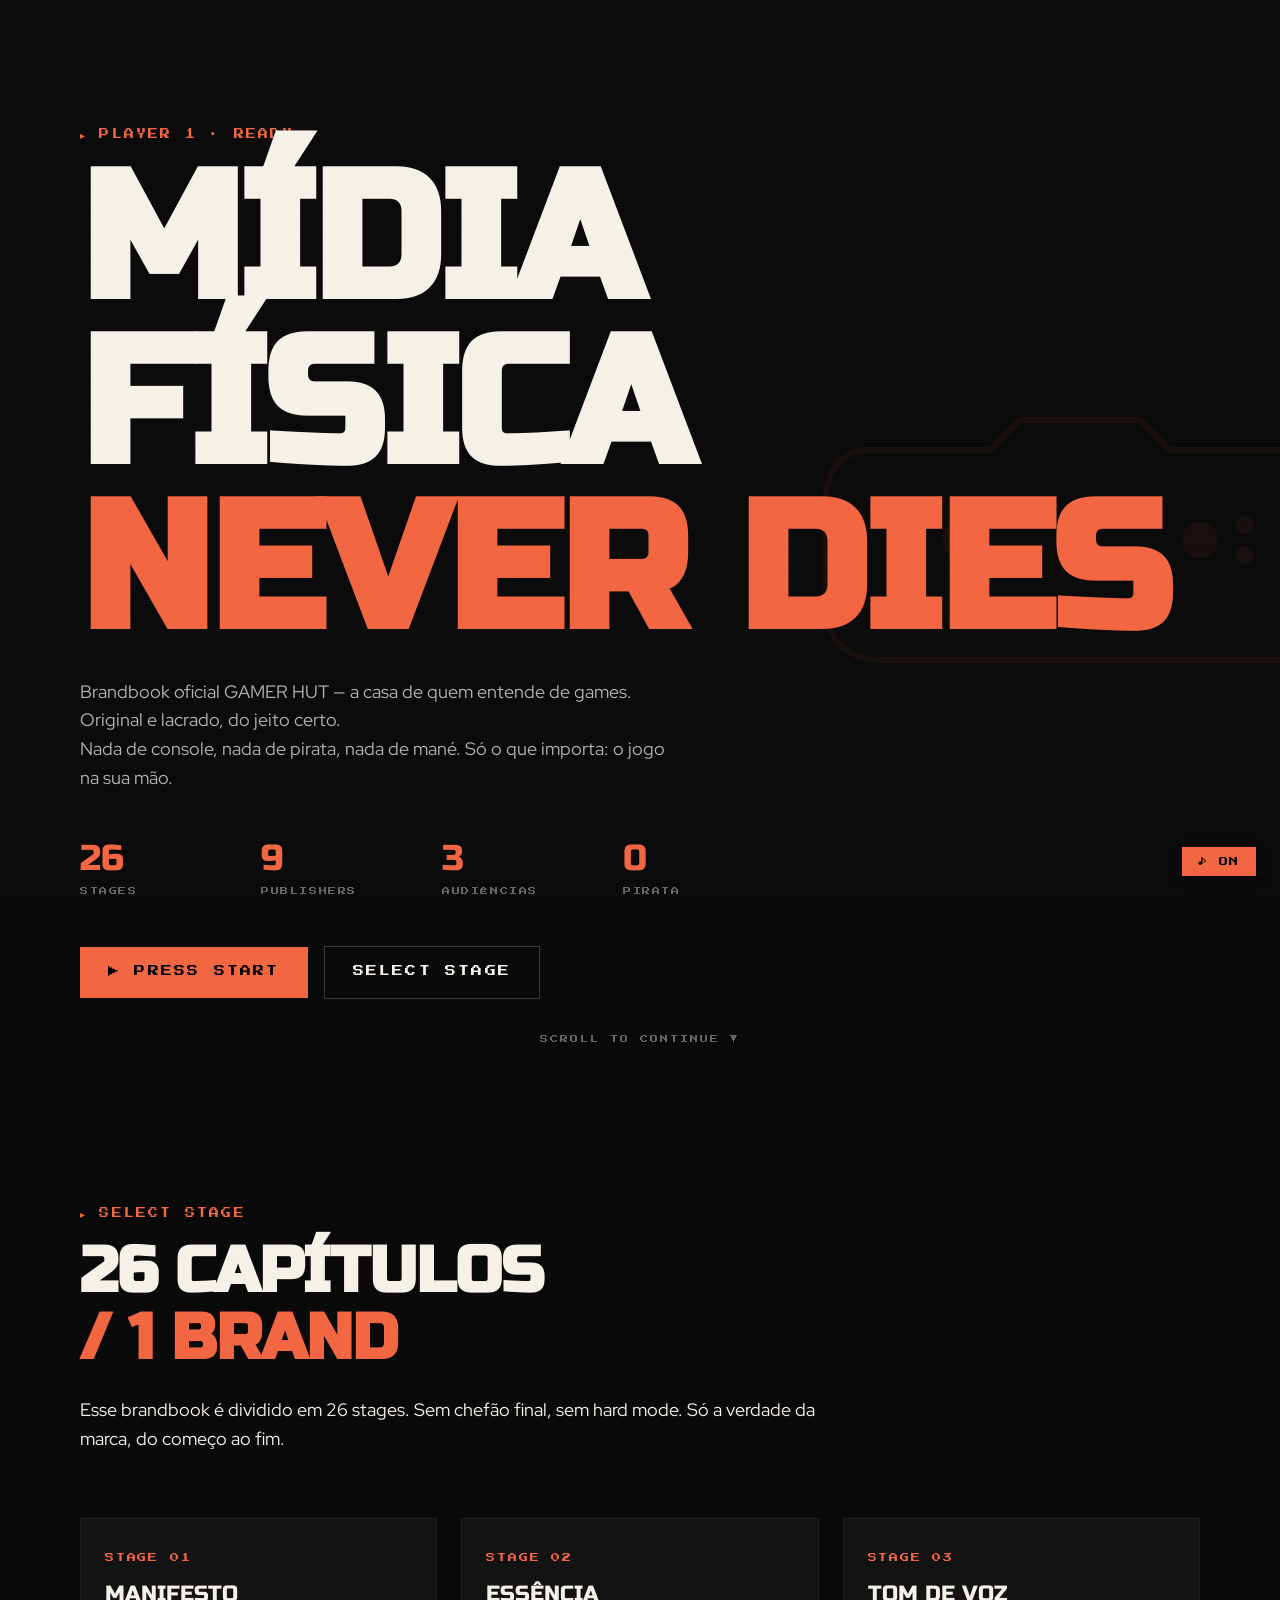
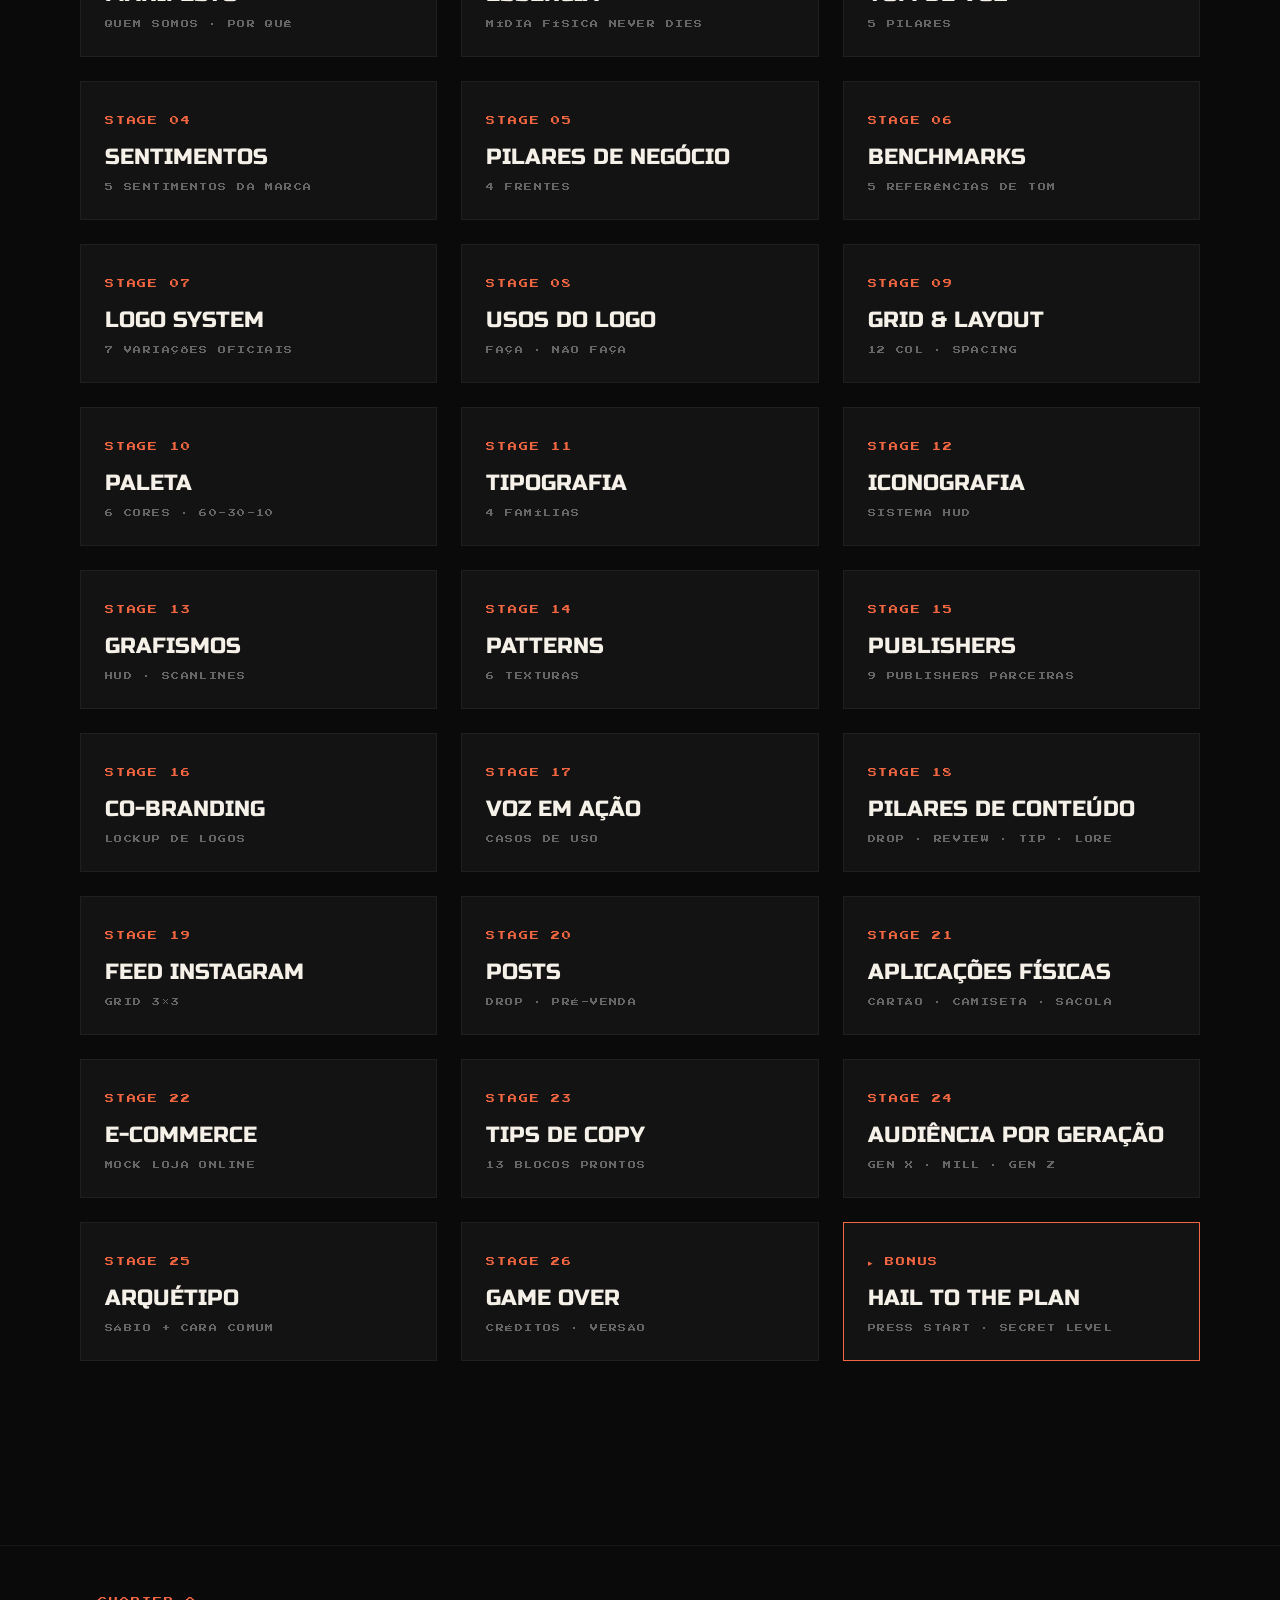
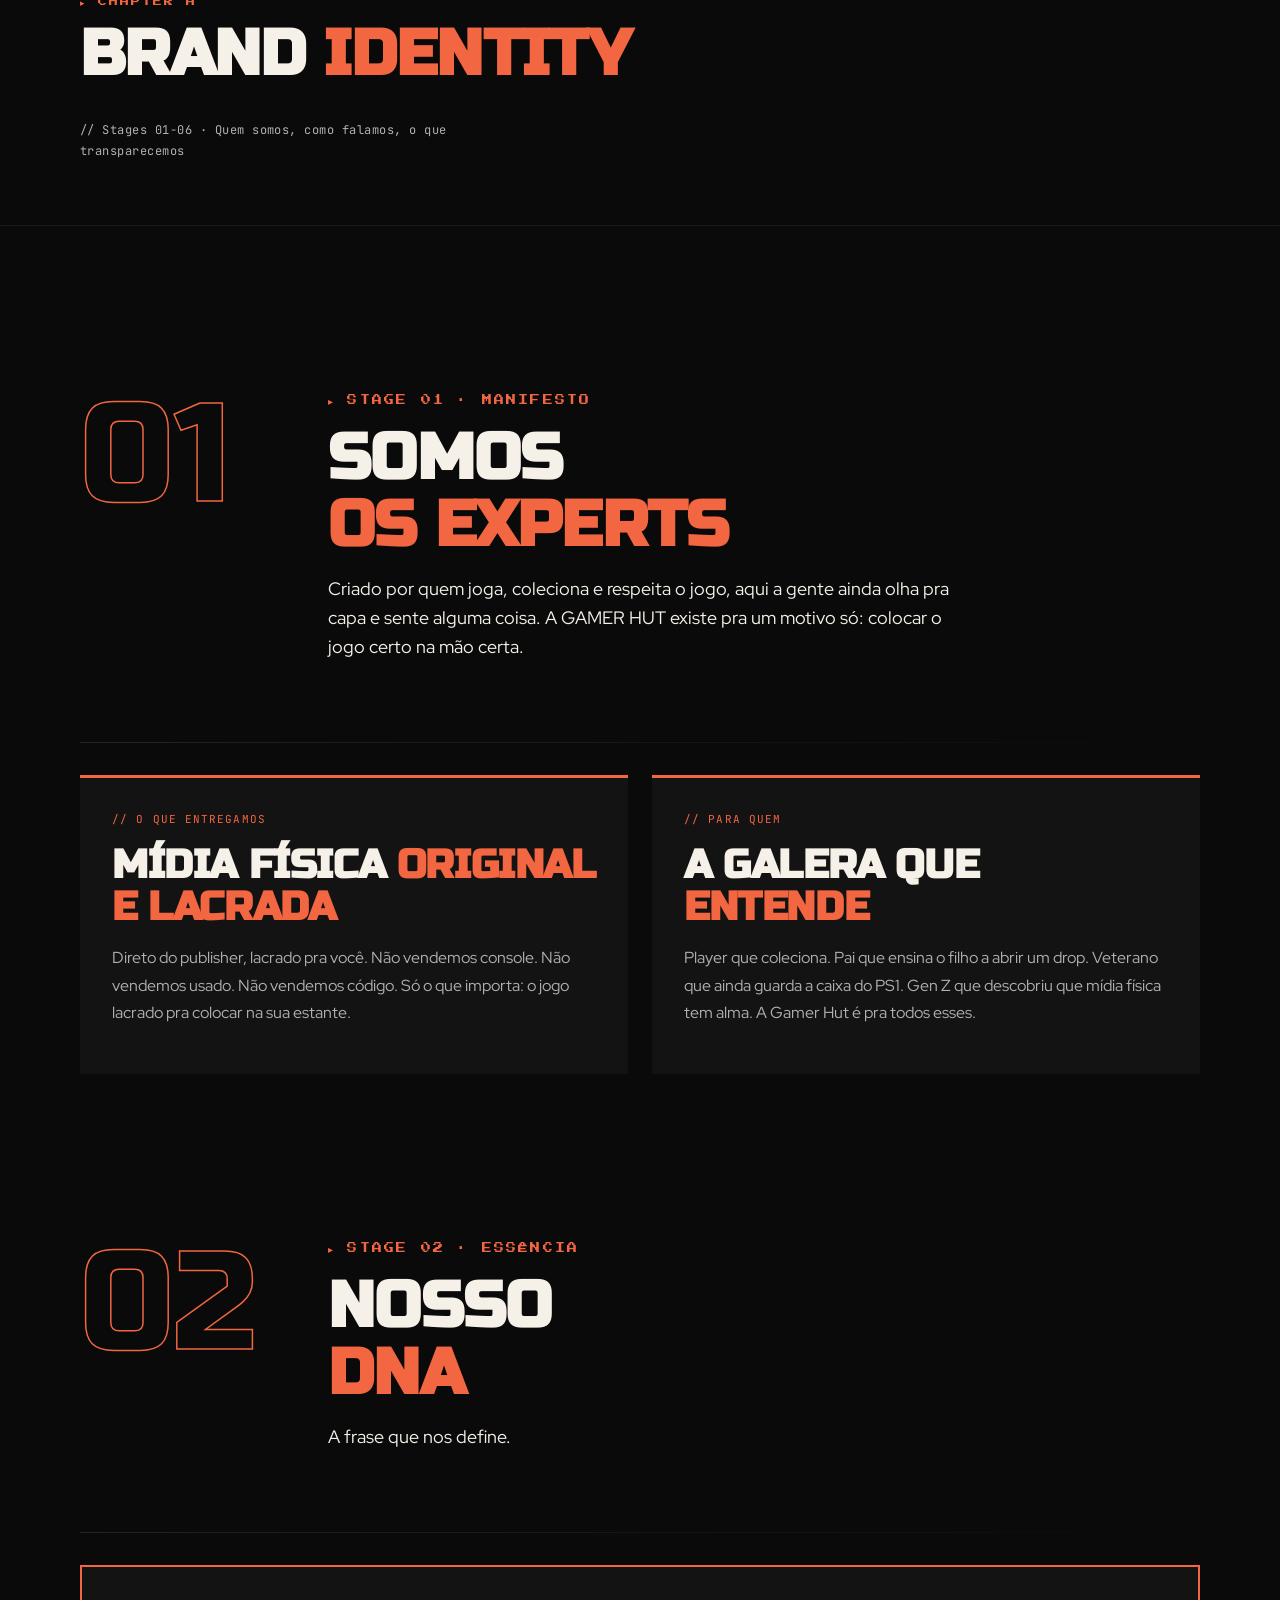
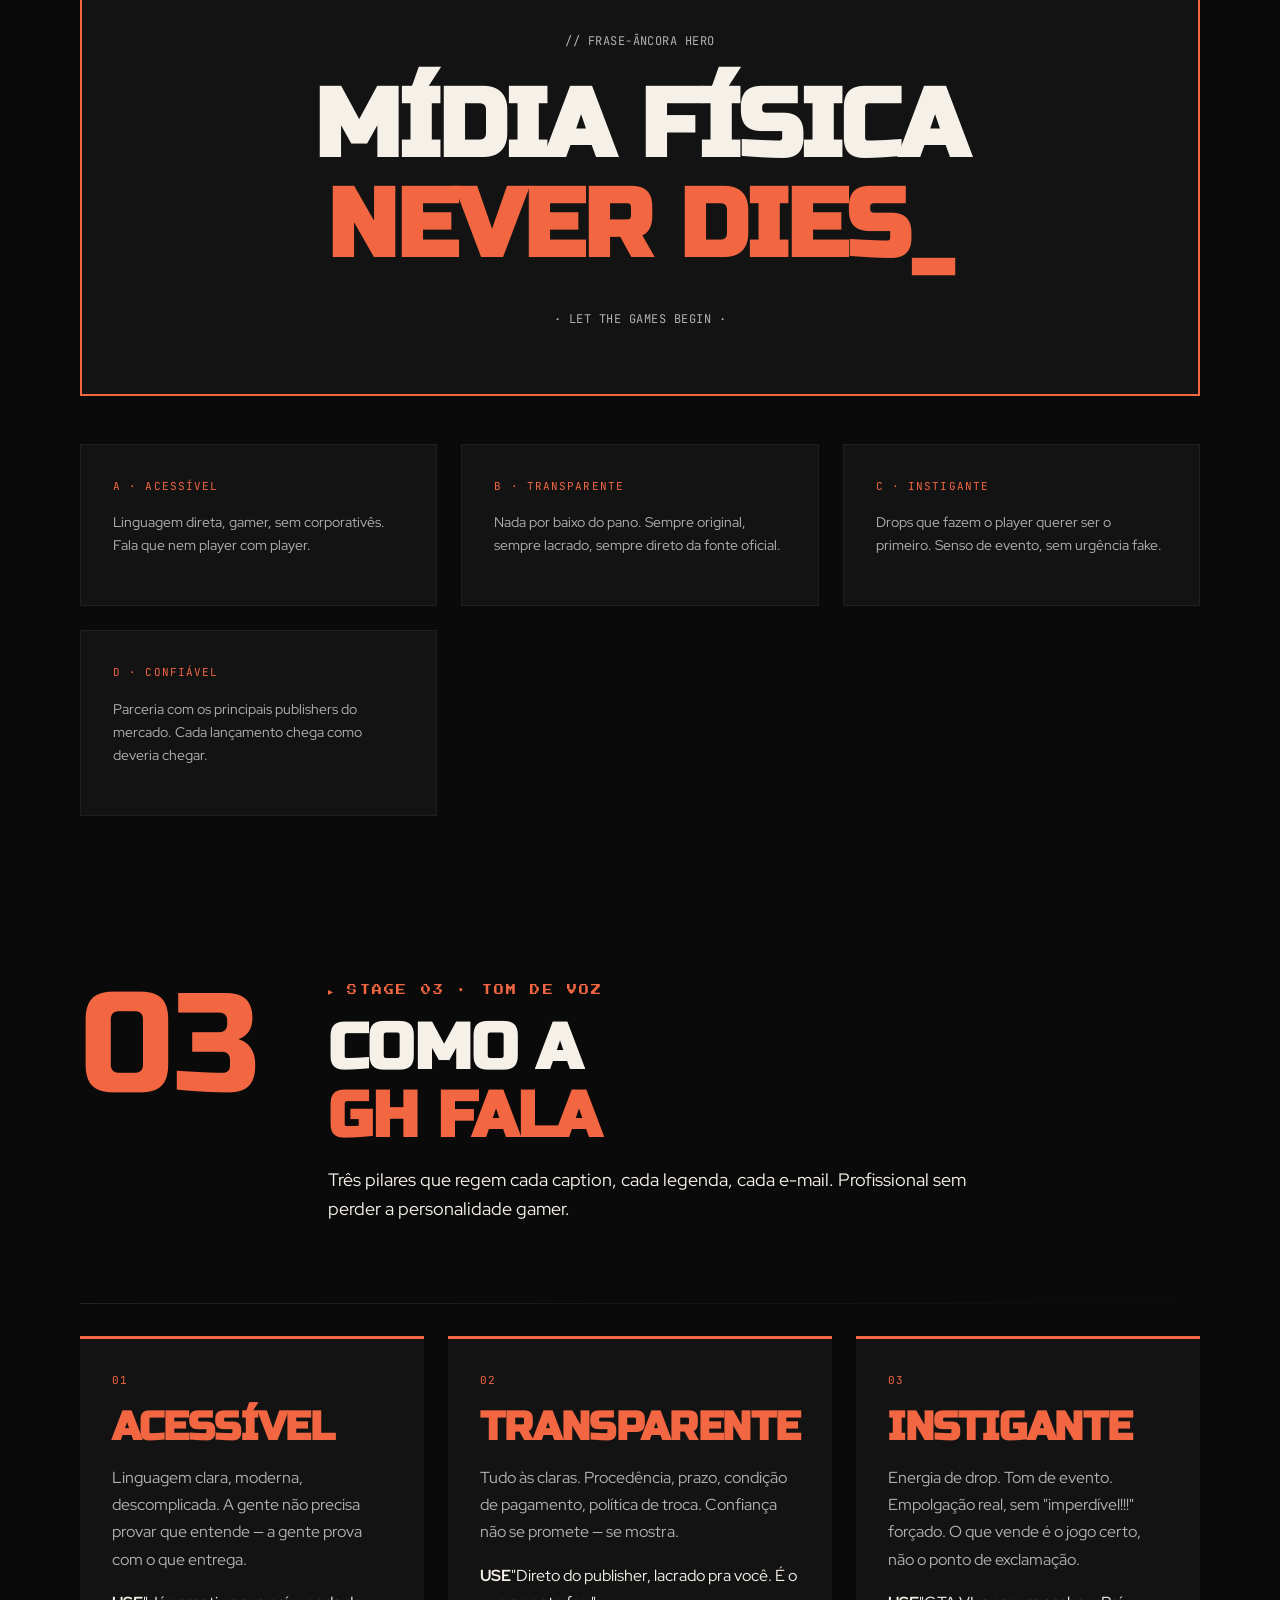
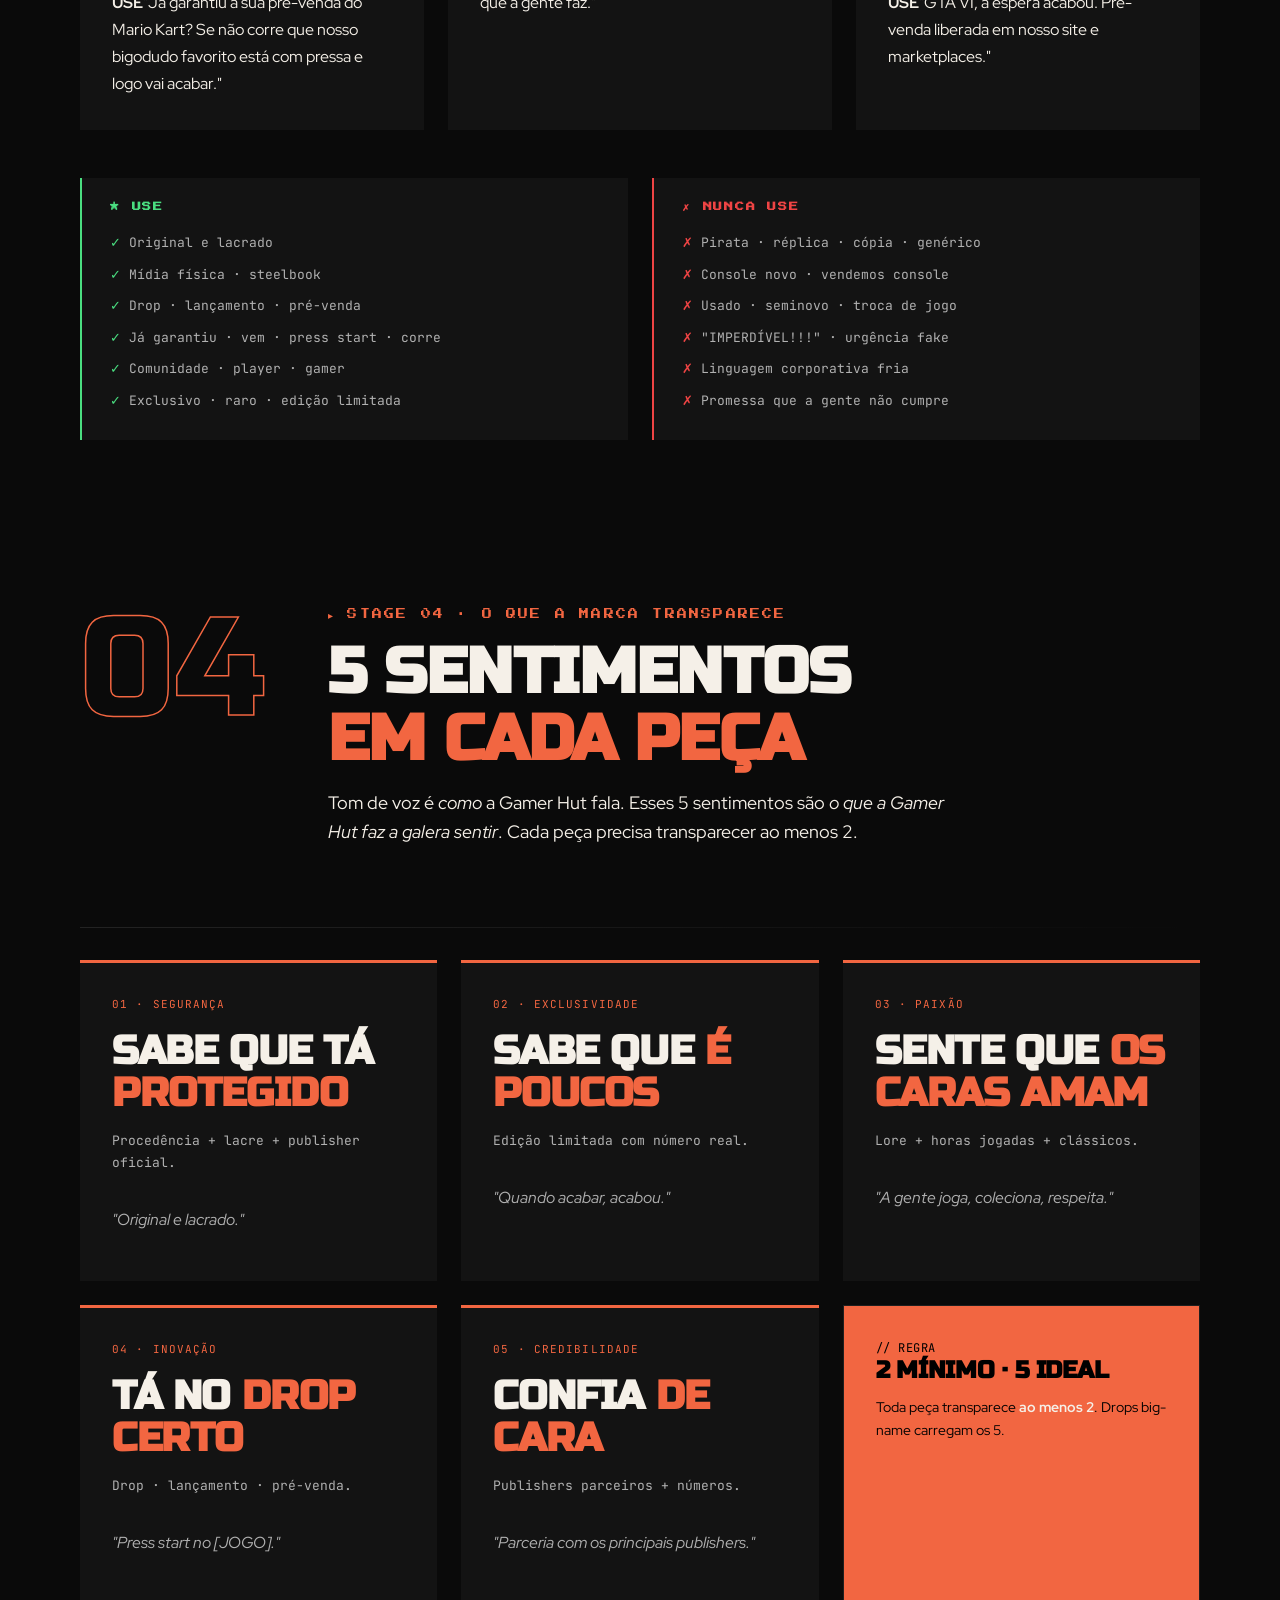
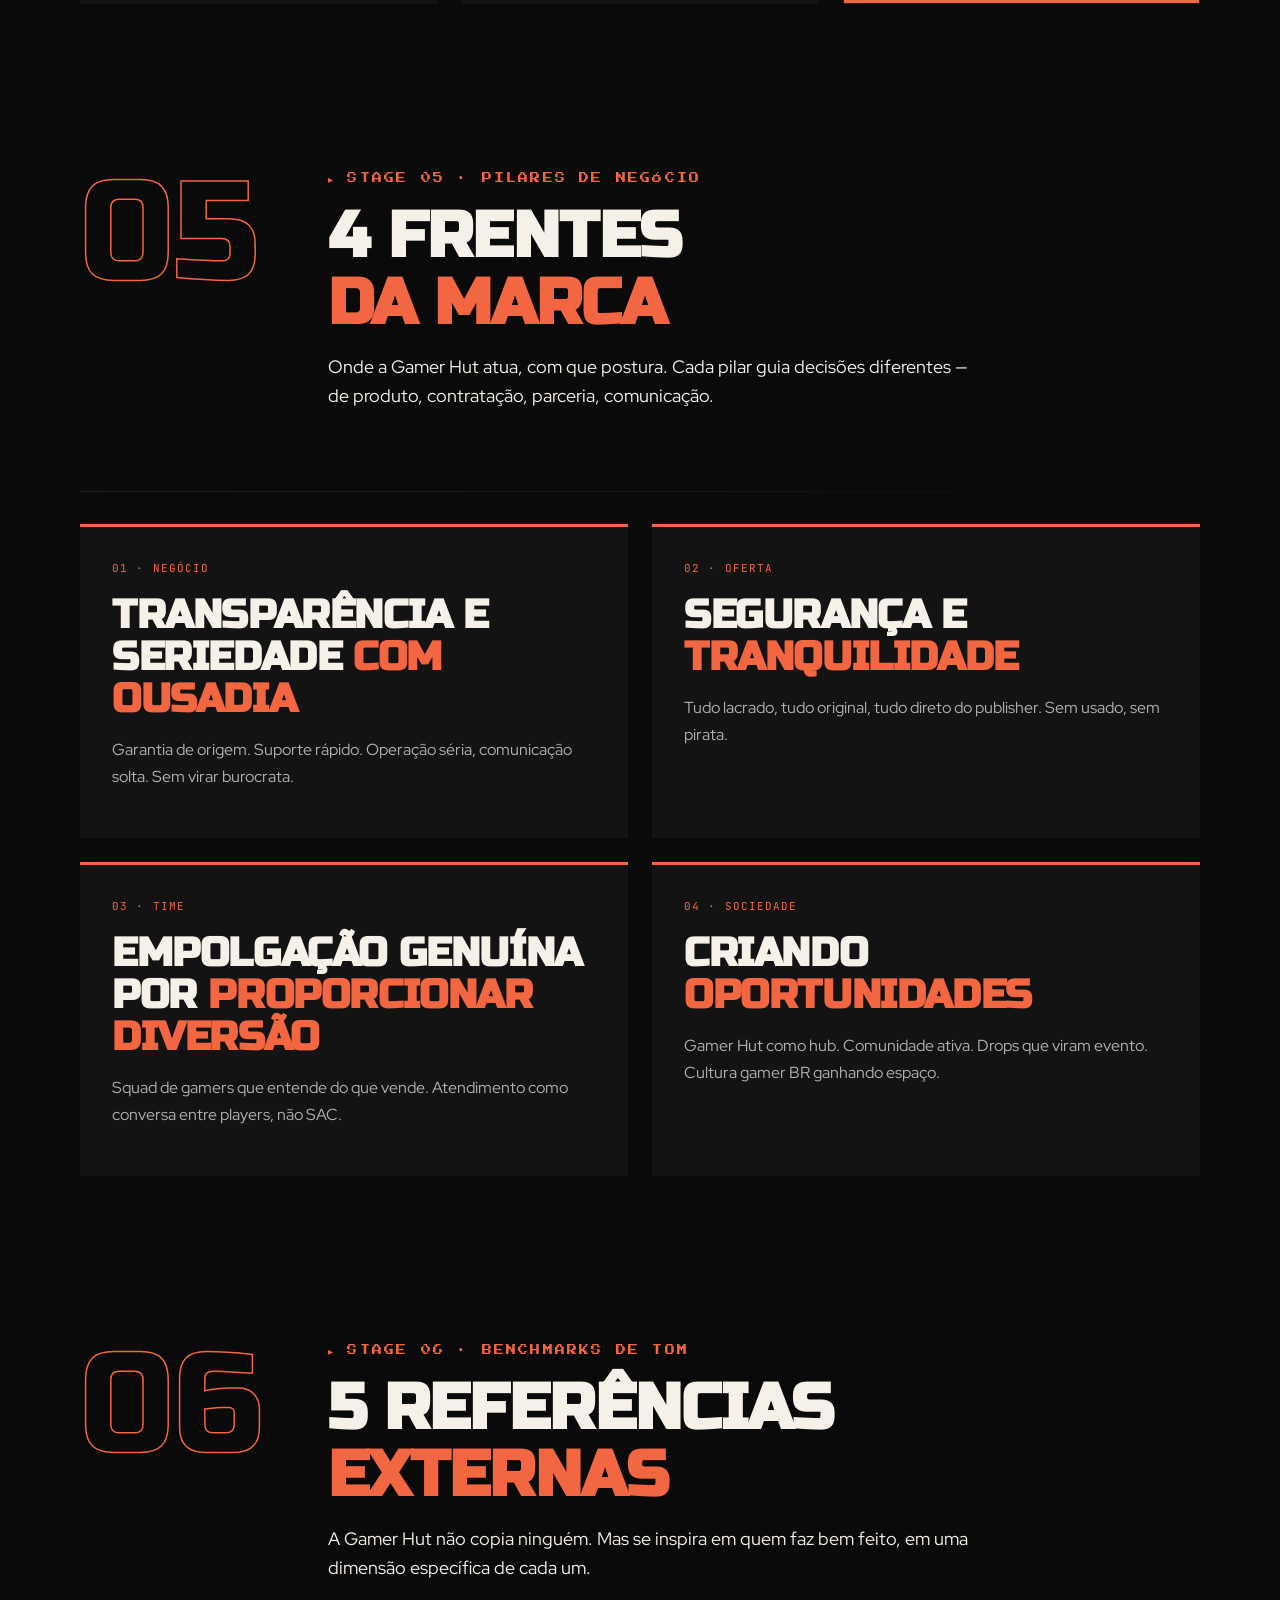
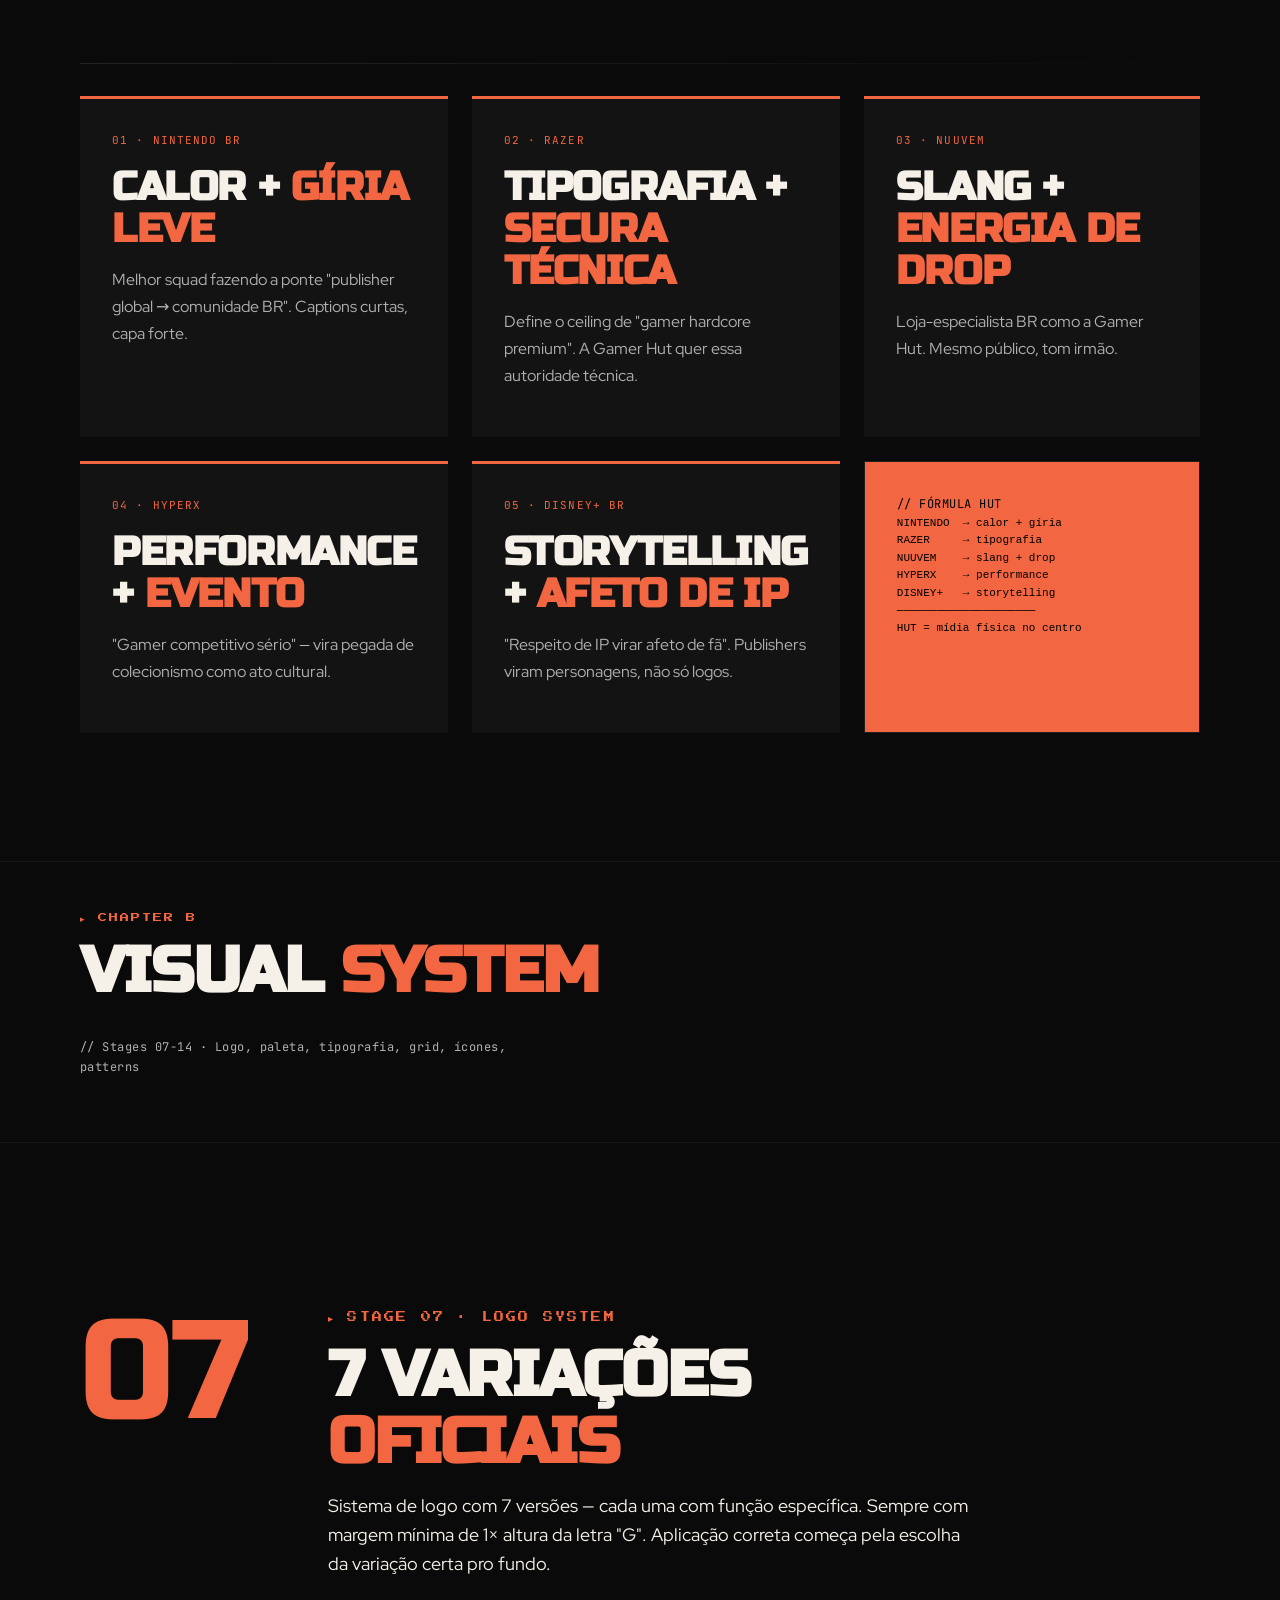
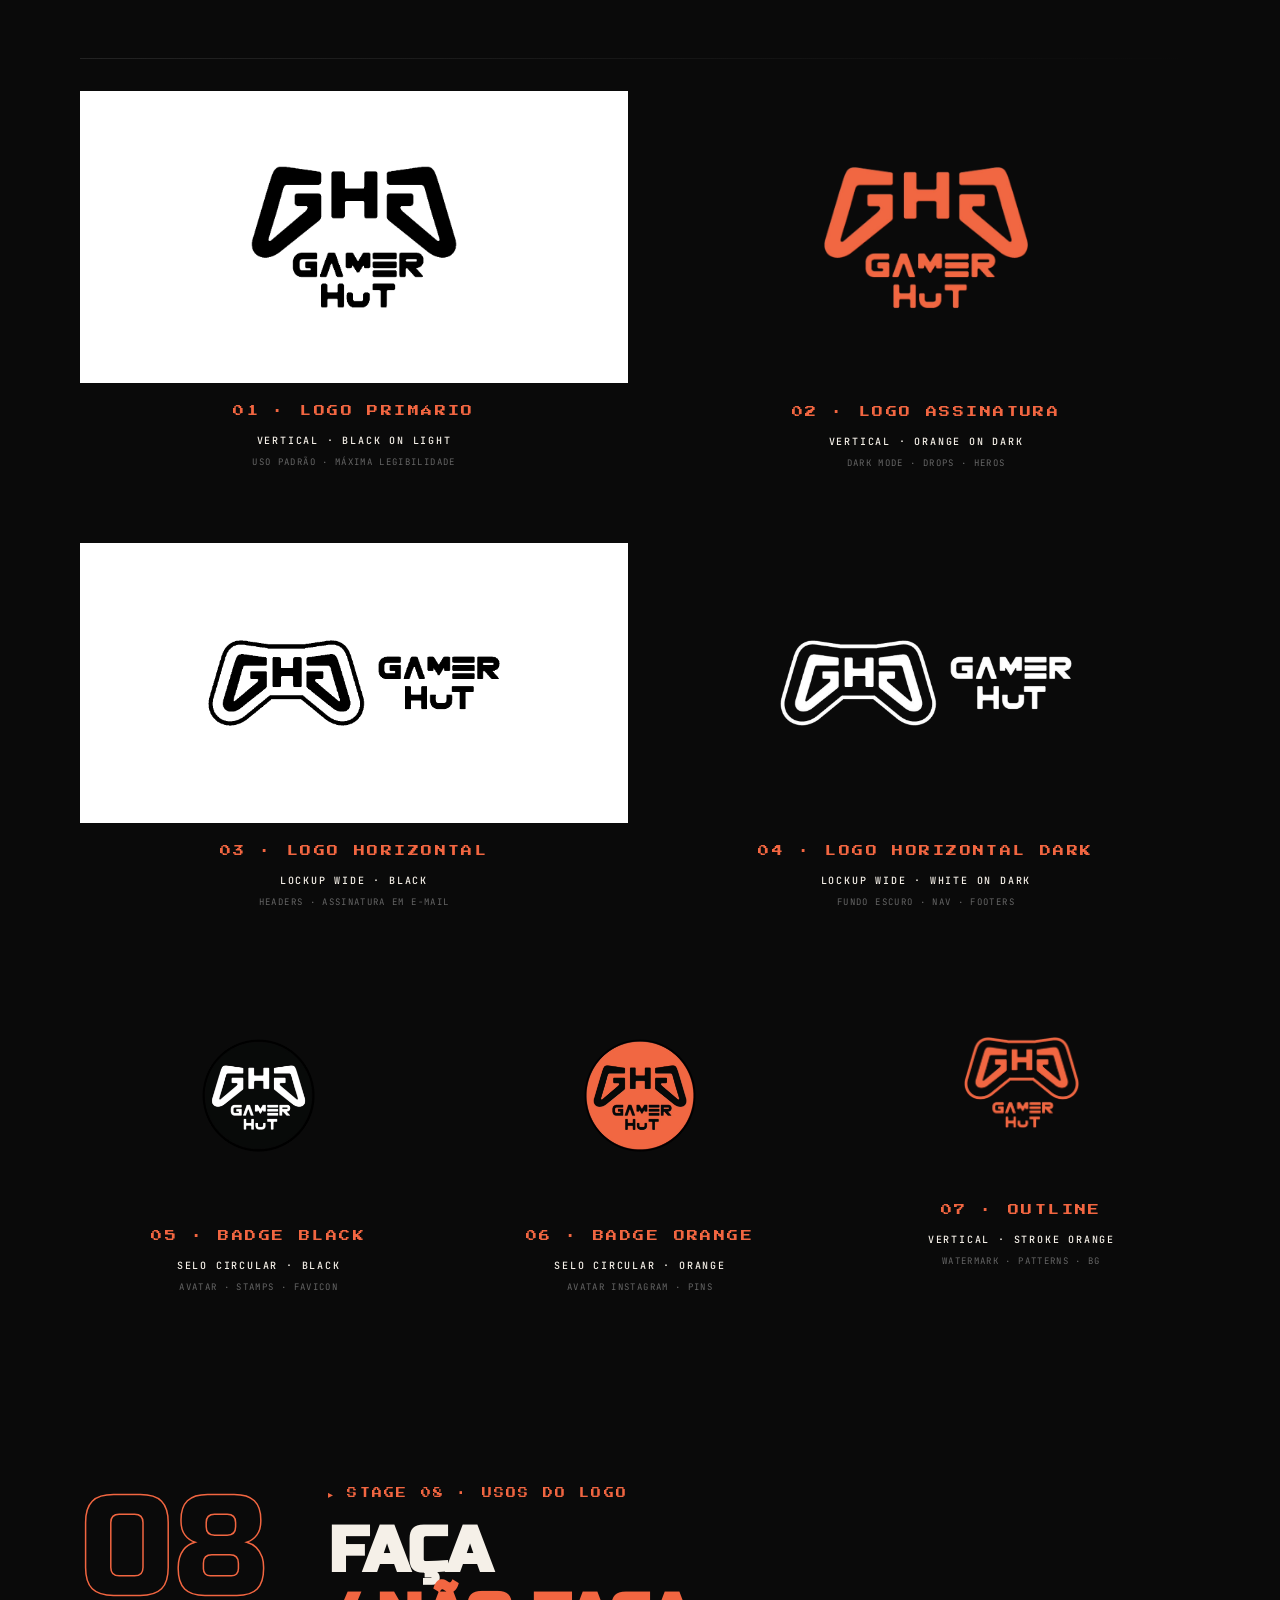
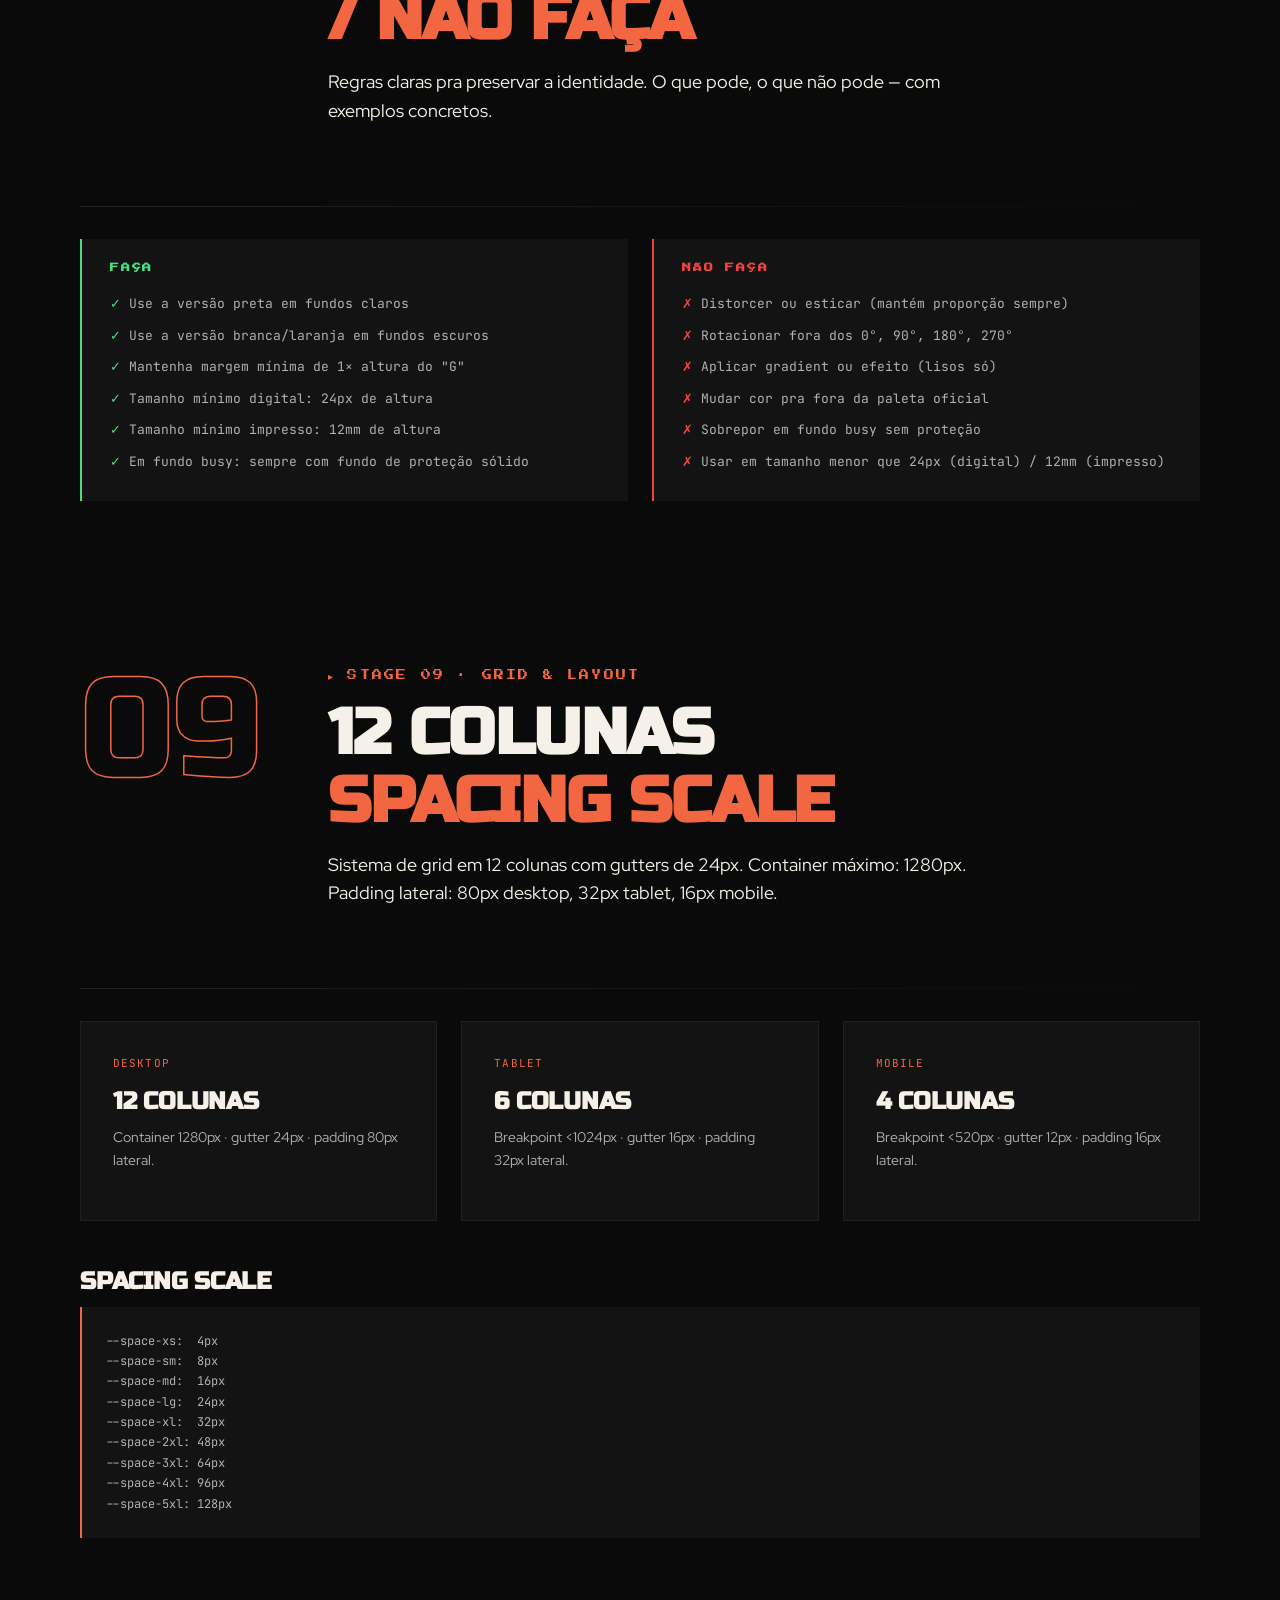
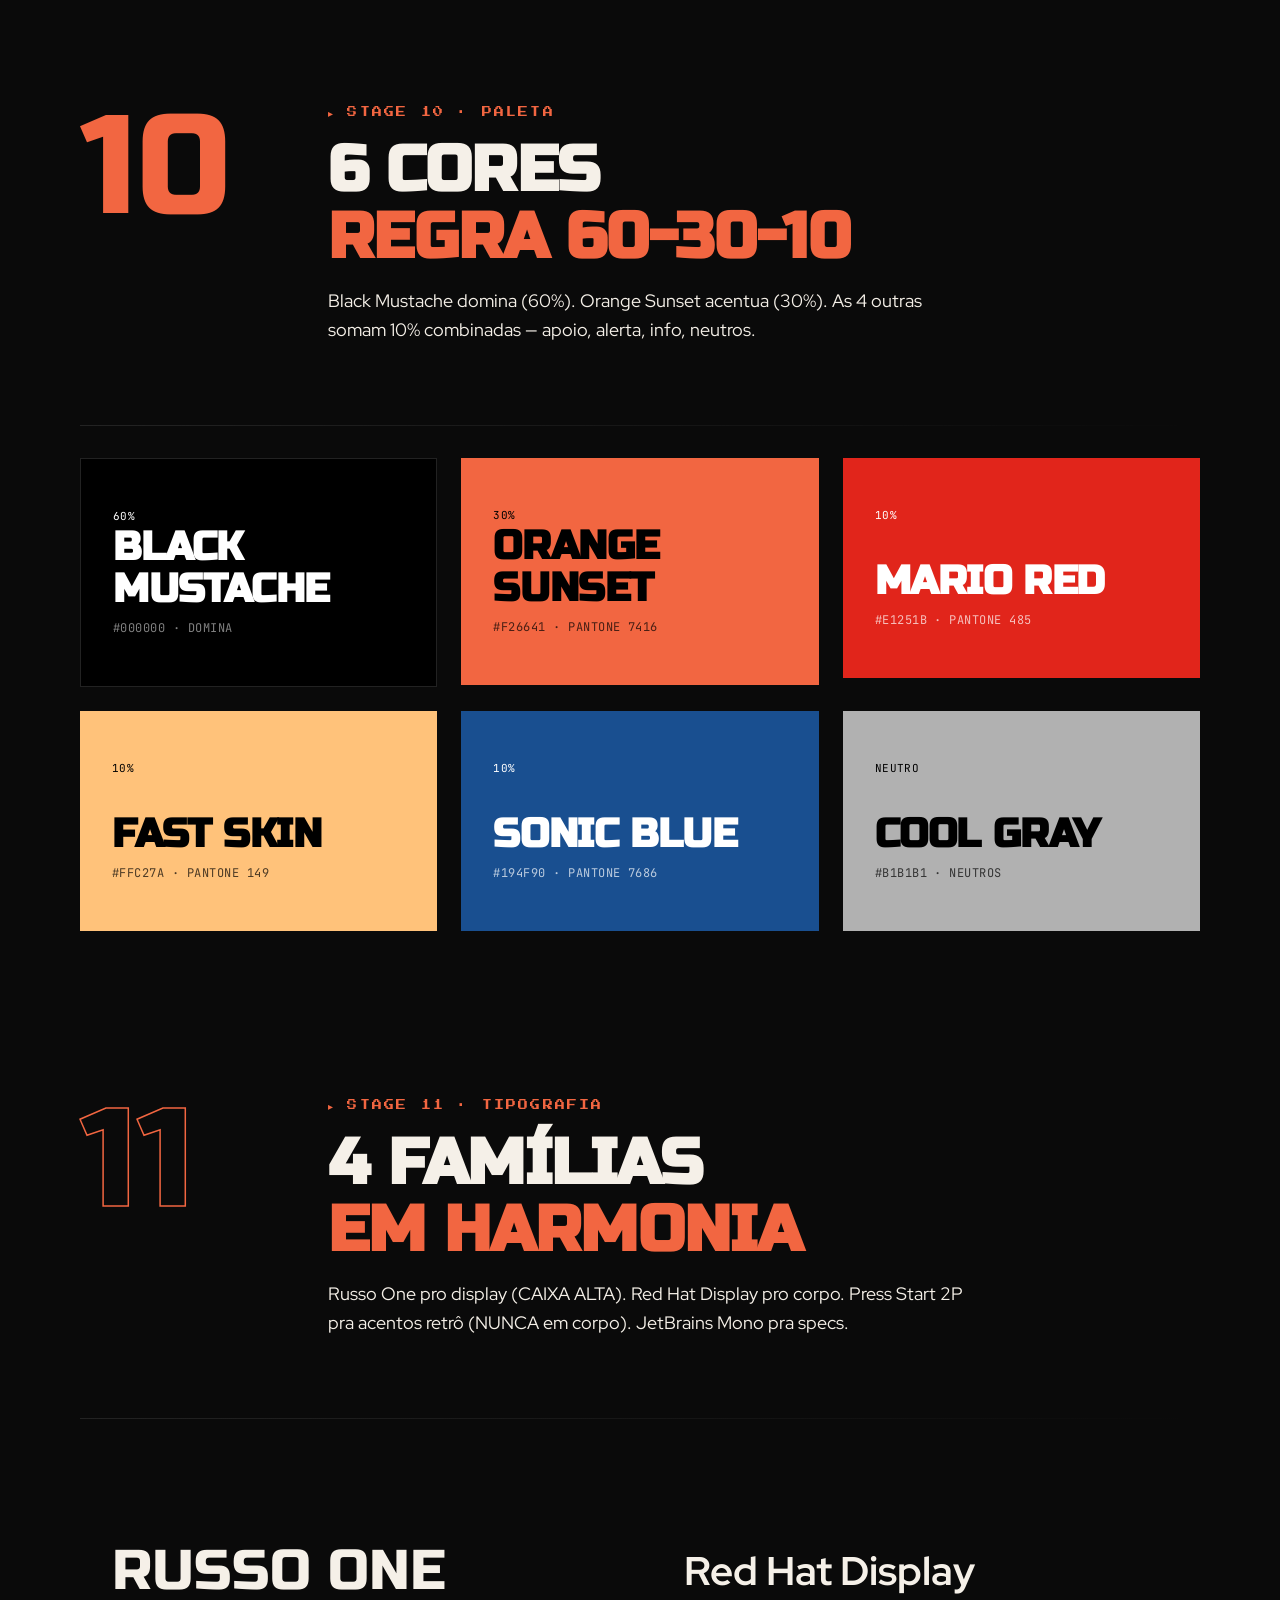
<file: index.html>
<!DOCTYPE html>
<html lang="pt-BR">
<head>
<meta charset="UTF-8">
<meta name="viewport" content="width=device-width, initial-scale=1.0">
<meta name="description" content="GAMER HUT Brandbook v.2026.09 — Mídia Física Never Dies">
<title>GAMER HUT · Brandbook v.2026.09</title>
<link rel="preconnect" href="https://fonts.googleapis.com">
<link rel="preconnect" href="https://fonts.gstatic.com" crossorigin>
<link href="https://fonts.googleapis.com/css2?family=Russo+One&family=Red+Hat+Display:ital,wght@0,300;0,400;0,500;0,700;0,800;0,900;1,400;1,700&family=Press+Start+2P&family=JetBrains+Mono:wght@400;500;700&display=swap" rel="stylesheet">
<style>
:root {
  --c-orange: #F26641;
  --c-orange-deep: #c5421e;
  --c-mario: #E1251B;
  --c-skin: #FFC27A;
  --c-sonic: #194F90;
  --c-black: #000000;
  --c-bg: #0a0a0a;
  --c-surface: #131313;
  --c-surface-2: #1a1a1a;
  --c-light: #FFFFFF;
  --c-cream: #F5F0E8;
  --c-gray: #B1B1B1;
  --c-gray-d: #666666;
  --c-success: #4ade80;
  --c-danger: #ef4444;
  --f-display: 'Russo One', system-ui, sans-serif;
  --f-body: 'Red Hat Display', system-ui, sans-serif;
  --f-arcade: 'Press Start 2P', monospace;
  --f-mono: 'JetBrains Mono', monospace;
  --container: 1280px;
  --pad-x: 80px;
}
* { margin: 0; padding: 0; box-sizing: border-box; }
html { scroll-behavior: smooth; -webkit-font-smoothing: antialiased; }
body { background: var(--c-bg); color: var(--c-cream); font-family: var(--f-body); font-size: 16px; line-height: 1.7; overflow-x: hidden; position: relative; }
body::before { content: ''; position: fixed; inset: 0; background: repeating-linear-gradient(0deg, transparent 0, transparent 2px, rgba(255,255,255,0.015) 2px, rgba(255,255,255,0.015) 3px); pointer-events: none; z-index: 1; }
.container { max-width: var(--container); margin: 0 auto; padding: 0 var(--pad-x); }
@media (max-width: 1024px) { :root { --pad-x: 32px; } }
@media (max-width: 520px) { :root { --pad-x: 16px; } }

.eyebrow { font-family: var(--f-arcade); font-size: 10px; letter-spacing: 0.22em; color: var(--c-orange); text-transform: uppercase; display: inline-block; margin-bottom: 16px; }
h1, h2, h3, h4 { font-family: var(--f-display); text-transform: uppercase; letter-spacing: -0.01em; line-height: 1.05; }
h1 { font-size: clamp(56px, 9vw, 96px); }
h2 { font-size: clamp(40px, 6vw, 64px); margin-bottom: 24px; }
h3 { font-size: clamp(28px, 4vw, 40px); margin-bottom: 16px; }
h4 { font-size: 24px; margin-bottom: 12px; }
p { font-size: 16px; max-width: 65ch; margin-bottom: 16px; color: var(--c-gray); }
p strong, p b { color: var(--c-cream); font-weight: 700; }
.lead { font-size: 18px; line-height: 1.6; color: var(--c-cream); max-width: 65ch; }
.mono { font-family: var(--f-mono); font-size: 12px; letter-spacing: 0.04em; color: var(--c-gray); }
.hl-orange { color: var(--c-orange); }

/* LOGO LABEL HIERARCHY (matching print) */
.logo-label { text-align: center; padding: 20px 16px 24px; }
.logo-label .l-title { font-family: var(--f-arcade); font-size: 11px; color: var(--c-orange); letter-spacing: 0.22em; display: block; margin-bottom: 10px; }
.logo-label .l-sub { font-family: var(--f-mono); font-size: 10px; color: var(--c-cream); letter-spacing: 0.18em; text-transform: uppercase; display: block; margin-bottom: 6px; font-weight: 500; }
.logo-label .l-meta { font-family: var(--f-mono); font-size: 9px; color: var(--c-gray-d); letter-spacing: 0.15em; text-transform: uppercase; display: block; }

/* LOGO STAGE BLOCKS — print-style (alternating light/dark) */
.logo-frame { display: flex; flex-direction: column; }
/* Publisher cards (Stage 15) */
.publisher-card { background: var(--c-surface); border: 1px solid #1a1a1a; padding: 32px 20px; text-align: center; transition: all 0.3s ease; position: relative; overflow: hidden; }
.publisher-card::before { content: ''; position: absolute; top: 0; left: 0; width: 4px; height: 0; background: var(--c-orange); transition: height 0.3s ease; }
.publisher-card:hover { border-color: var(--c-orange); transform: translateY(-2px); }
.publisher-card:hover::before { height: 100%; }
.publisher-card .pub-logo { font-family: var(--f-display); font-size: 28px; color: var(--c-cream); letter-spacing: 0.04em; margin-bottom: 6px; line-height: 1; }
.publisher-card .pub-meta { font-family: var(--f-arcade); font-size: 9px; color: var(--c-orange); letter-spacing: 0.22em; margin-bottom: 16px; }
.publisher-card .pub-titles { font-family: var(--f-mono); font-size: 10px; color: var(--c-gray-d); letter-spacing: 0.1em; line-height: 1.6; }

/* === PATTERN TILES (Stage 14) === */
.pattern-tile { position: relative; aspect-ratio: 1; background: #000; border: 1px solid #1a1a1a; overflow: hidden; }
.pattern-fill { position: absolute; inset: 0; }
.pattern-label { position: absolute; top: 12px; left: 12px; font-family: 'Press Start 2P', monospace; font-size: 9px; color: var(--c-orange); letter-spacing: 0.18em; background: rgba(0,0,0,0.85); padding: 6px 10px; border: 1px solid rgba(242,102,65,0.3); z-index: 2; }

/* 01 SIGNATURE — logos repetidos */
.pattern-signature { background-image: url('assets/logos/logoverticaloutlineorange.png'); background-size: 64px 64px; background-repeat: repeat; opacity: 0.55; }

/* 02 CRT — scanlines horizontais densas */
.pattern-crt { background-image: repeating-linear-gradient(0deg, transparent 0, transparent 3px, rgba(242,102,65,0.18) 3px, rgba(242,102,65,0.18) 4px); }

/* 03 8-BIT — grid pixel */
.pattern-8bit { background-image: linear-gradient(rgba(242,102,65,0.22) 1px, transparent 1px), linear-gradient(90deg, rgba(242,102,65,0.22) 1px, transparent 1px); background-size: 24px 24px; }

/* 04 HUD — cantos L-shape repetidos */
.pattern-hud { background-image: url("data:image/svg+xml;utf8,%3Csvg xmlns='http://www.w3.org/2000/svg' width='80' height='80' viewBox='0 0 80 80' fill='none'%3E%3Cpath d='M 12 12 L 12 22 M 12 12 L 22 12 M 68 12 L 58 12 M 68 12 L 68 22 M 12 68 L 12 58 M 12 68 L 22 68 M 68 68 L 58 68 M 68 68 L 68 58' stroke='%23F26641' stroke-width='1.5' stroke-linecap='square'/%3E%3Ccircle cx='40' cy='40' r='1.5' fill='%23F26641'/%3E%3C/svg%3E"); background-size: 80px 80px; background-repeat: repeat; opacity: 0.7; }

/* 05 CAUTION — listras diagonais laranja/preto */
.pattern-caution { background-image: repeating-linear-gradient(45deg, #F26641 0, #F26641 18px, #000 18px, #000 36px); opacity: 0.85; }

/* 06 RETRO — dots alternados em escala pixel */
.pattern-retro { background-image: radial-gradient(circle, #F26641 1.5px, transparent 1.7px), radial-gradient(circle, rgba(242,102,65,0.4) 1px, transparent 1.2px); background-size: 16px 16px, 16px 16px; background-position: 0 0, 8px 8px; }

/* HAIL TO THE PLAN bonus stage */
.hail-stage { background: linear-gradient(135deg, #0a0a0a 0%, #1a0a05 100%); border: 2px solid var(--c-orange); padding: 80px 48px; margin: 96px 0; text-align: center; position: relative; overflow: hidden; }
.hail-stage::before { content: ''; position: absolute; inset: 0; background: repeating-linear-gradient(90deg, transparent 0, transparent 40px, rgba(242,102,65,0.03) 40px, rgba(242,102,65,0.03) 41px); pointer-events: none; }
.hail-stage .hail-warning { font-family: var(--f-arcade); font-size: 11px; color: var(--c-orange); letter-spacing: 0.22em; margin-bottom: 24px; opacity: 0.9; animation: hail-pulse 2s ease-in-out infinite; }
@keyframes hail-pulse { 0%, 100% { opacity: 0.5; } 50% { opacity: 1; } }
.hail-stage h2 { font-size: clamp(48px, 7vw, 96px); margin: 16px 0 32px; line-height: 1; }
.hail-stage .hail-cta { display: inline-flex; flex-direction: column; align-items: center; gap: 8px; margin: 32px auto; padding: 24px 48px; background: var(--c-orange); color: #000; text-decoration: none; border: 2px solid var(--c-orange); transition: all 0.2s ease; position: relative; }
.hail-stage .hail-cta:hover { background: transparent; color: var(--c-orange); transform: translateY(-2px); box-shadow: 0 8px 32px rgba(242,102,65,0.4); }
.hail-stage .hail-cta .cta-press { font-family: var(--f-arcade); font-size: 14px; letter-spacing: 0.18em; }
.hail-stage .cta-meta { font-family: var(--f-mono); font-size: 10px; letter-spacing: 0.18em; opacity: 0.8; }
.hail-stage .easter-hint { margin-top: 48px; font-family: var(--f-mono); font-size: 11px; color: var(--c-gray-d); letter-spacing: 0.1em; line-height: 1.8; }
.hail-stage .key-combo { display: inline-block; padding: 4px 8px; background: rgba(242,102,65,0.15); border: 1px solid rgba(242,102,65,0.4); margin: 0 2px; font-size: 12px; color: var(--c-orange); }
.logo-block { display: flex; align-items: center; justify-content: center; min-height: 280px; padding: 40px; }
.logo-block.bg-light { background: var(--c-light); }
.logo-block.bg-dark { background: var(--c-bg); }
.logo-block.bg-cream { background: var(--c-cream); }
.logo-block img { max-width: 65%; max-height: 70%; object-fit: contain; display: block; }
.logo-block-sm { display: flex; align-items: center; justify-content: center; min-height: 200px; padding: 32px; }
.logo-block-sm.bg-dark { background: var(--c-bg); }
.logo-block-sm.bg-light { background: var(--c-light); }
.logo-block-sm img { max-width: 55%; max-height: 70%; object-fit: contain; display: block; }

/* HUD top bar */
.hud { position: fixed; top: 0; left: 0; right: 0; z-index: 100; background: rgba(10,10,10,0.96); backdrop-filter: blur(8px); border-bottom: 1px solid rgba(255,255,255,0.05); padding: 12px var(--pad-x); display: grid; grid-template-columns: auto 1fr auto auto; gap: 32px; align-items: center; transition: opacity 0.3s; opacity: 0; }
.hud.visible { opacity: 1; }
.hud-logo { display: flex; align-items: center; gap: 12px; }
.hud-logo .hud-mark { height: 32px; }
.hud-logo .hud-mark img { height: 100%; width: auto; object-fit: contain; }
.hud-logo .hud-meta { display: flex; flex-direction: column; line-height: 1.2; }
.hud-logo .hud-meta .h-brand { font-family: var(--f-arcade); font-size: 10px; color: var(--c-orange); letter-spacing: 0.18em; }
.hud-logo .hud-meta .h-ver { font-family: var(--f-arcade); font-size: 8px; color: var(--c-gray-d); letter-spacing: 0.18em; margin-top: 4px; }
.hud-nav { display: flex; gap: 18px; flex-wrap: nowrap; overflow: hidden; justify-content: center; }
.hud-nav a { font-family: var(--f-arcade); font-size: 8px; letter-spacing: 0.18em; color: var(--c-gray); text-decoration: none; transition: color 0.2s; text-transform: uppercase; white-space: nowrap; }
.hud-nav a:hover, .hud-nav a.active { color: var(--c-orange); }
.hud-scroll { display: flex; align-items: center; gap: 10px; }
.hud-scroll-label { font-family: var(--f-arcade); font-size: 8px; color: var(--c-orange); letter-spacing: 0.2em; }
.hud-scroll-track { width: 100px; height: 4px; background: rgba(255,255,255,0.1); position: relative; }
.hud-scroll-fill { position: absolute; inset: 0 auto 0 0; background: var(--c-orange); width: 0%; transition: width 0.1s; }
.hud-tools { display: flex; gap: 12px; align-items: center; }
.hud-toggle { background: transparent; border: 1px solid var(--c-orange); color: var(--c-orange); padding: 6px 12px; font-family: var(--f-arcade); font-size: 8px; letter-spacing: 0.18em; cursor: pointer; transition: all 0.2s; }
.hud-toggle:hover { background: var(--c-orange); color: #000; }
@media (max-width: 1024px) { .hud-nav, .hud-scroll { display: none; } }

/* HERO */
.hero { min-height: 100vh; display: flex; flex-direction: column; justify-content: center; padding: 120px var(--pad-x) 80px; position: relative; overflow: hidden; }
.hero-content { position: relative; z-index: 2; max-width: var(--container); margin: 0 auto; width: 100%; }
.hero-controller { position: absolute; right: -100px; top: 50%; transform: translateY(-50%); width: 600px; height: 600px; opacity: 0.06; z-index: 1; pointer-events: none; }
.hero-controller svg { width: 100%; height: 100%; }
.hero h1 { font-size: clamp(60px, 14vw, 180px); line-height: 0.92; margin-bottom: 24px; }
.hero h1 .never { color: var(--c-orange); }
.hero p.lead { font-size: 18px; max-width: 600px; color: var(--c-gray); margin-bottom: 40px; }
.hero-stats { display: grid; grid-template-columns: repeat(4, 1fr); gap: 24px; margin: 48px 0; max-width: 700px; }
.hero-stat .num { font-family: var(--f-display); font-size: 36px; color: var(--c-orange); display: block; line-height: 1; }
.hero-stat .lbl { font-family: var(--f-arcade); font-size: 8px; letter-spacing: 0.2em; color: var(--c-gray-d); margin-top: 8px; display: block; }
.hero-cta { display: flex; gap: 16px; align-items: center; flex-wrap: wrap; }
.btn-primary { background: var(--c-orange); color: #000; padding: 16px 28px; font-family: var(--f-arcade); font-size: 11px; letter-spacing: 0.2em; border: none; cursor: pointer; text-decoration: none; display: inline-block; transition: all 0.2s; }
.btn-primary:hover { background: var(--c-orange-deep); color: #fff; }
.btn-ghost { background: transparent; color: var(--c-cream); padding: 16px 28px; border: 1px solid rgba(255,255,255,0.2); font-family: var(--f-arcade); font-size: 11px; letter-spacing: 0.2em; cursor: pointer; text-decoration: none; transition: all 0.2s; }
.btn-ghost:hover { border-color: var(--c-orange); color: var(--c-orange); }
.scroll-down { position: absolute; bottom: 32px; left: 50%; transform: translateX(-50%); font-family: var(--f-arcade); font-size: 8px; letter-spacing: 0.25em; color: var(--c-gray-d); animation: bounce 2s infinite; }
@keyframes bounce { 0%, 100% { transform: translate(-50%, 0); } 50% { transform: translate(-50%, 8px); } }

/* SECTIONS */
.section { padding: 120px var(--pad-x); position: relative; max-width: var(--container); margin: 0 auto; }
.stage { padding: 96px var(--pad-x) 64px; max-width: var(--container); margin: 0 auto; }
.stage-head { display: grid; grid-template-columns: 200px 1fr; gap: 48px; margin-bottom: 64px; align-items: start; }
@media (max-width: 1024px) { .stage-head { grid-template-columns: 1fr; gap: 24px; } }
.stage-numwrap { font-family: var(--f-display); font-size: 140px; line-height: 1; color: transparent; -webkit-text-stroke: 1.5px var(--c-orange); }
.stage-numwrap.solid { color: var(--c-orange); -webkit-text-stroke: 0; }
.stage-headcol h2 { margin-bottom: 16px; }
.stage-headcol p { font-size: 18px; line-height: 1.6; max-width: 640px; }
.divider { height: 1px; background: linear-gradient(to right, rgba(255,255,255,0.1), transparent); margin: 32px 0; }

.stage-grid { display: grid; grid-template-columns: repeat(3, 1fr); gap: 24px; margin-top: 64px; }
@media (max-width: 1024px) { .stage-grid { grid-template-columns: repeat(2, 1fr); } }
@media (max-width: 520px) { .stage-grid { grid-template-columns: 1fr; } }
.stage-card { padding: 24px; background: var(--c-surface); border: 1px solid #1f1f1f; transition: all 0.2s; text-decoration: none; color: inherit; display: block; position: relative; overflow: hidden; }
.stage-card:hover { border-color: var(--c-orange); transform: translateY(-2px); }
.stage-card::before { content: ''; position: absolute; top: 0; left: 0; width: 0; height: 2px; background: var(--c-orange); transition: width 0.3s; }
.stage-card:hover::before { width: 100%; }
.stage-card .num { font-family: var(--f-arcade); font-size: 9px; color: var(--c-orange); letter-spacing: 0.2em; }
.stage-card .ttl { font-family: var(--f-display); font-size: 22px; margin-top: 12px; line-height: 1.1; }
.stage-card .desc { font-family: var(--f-arcade); font-size: 8px; color: var(--c-gray-d); letter-spacing: 0.18em; margin-top: 12px; text-transform: uppercase; }

.grid-2 { display: grid; grid-template-columns: repeat(2, 1fr); gap: 24px; }
.grid-3 { display: grid; grid-template-columns: repeat(3, 1fr); gap: 24px; }
.grid-4 { display: grid; grid-template-columns: repeat(4, 1fr); gap: 16px; }
@media (max-width: 1024px) { .grid-3, .grid-4 { grid-template-columns: repeat(2, 1fr); } .grid-2 { grid-template-columns: 1fr; } }
@media (max-width: 520px) { .grid-3, .grid-4 { grid-template-columns: 1fr; } }
.card { padding: 32px; background: var(--c-surface); border: 1px solid #1f1f1f; }
.card-acc { padding: 32px; background: var(--c-surface); border-top: 3px solid var(--c-orange); }
.card-num { font-family: var(--f-mono); font-size: 11px; color: var(--c-orange); letter-spacing: 0.1em; margin-bottom: 16px; }
.card h3 { font-size: 24px; margin-bottom: 12px; }
.card h4 { font-size: 18px; }
.card p { font-size: 14px; line-height: 1.65; }
.card .use { margin-top: 20px; padding-top: 16px; border-top: 1px dashed rgba(255,255,255,0.1); font-family: var(--f-mono); font-size: 12px; color: var(--c-gray); }
.card .use::before { content: 'USE'; display: block; color: var(--c-success); font-size: 10px; letter-spacing: 0.15em; margin-bottom: 6px; }
.card .avoid { margin-top: 16px; font-family: var(--f-mono); font-size: 12px; color: var(--c-gray-d); }
.card .avoid::before { content: 'EVITE'; display: block; color: var(--c-danger); font-size: 10px; letter-spacing: 0.15em; margin-bottom: 6px; }

.list-use, .list-avoid { padding: 24px; background: var(--c-surface); position: relative; padding-left: 28px; }
.list-use { border-left: 2px solid var(--c-success); }
.list-avoid { border-left: 2px solid var(--c-danger); }
.list-use h4, .list-avoid h4 { font-family: var(--f-arcade); font-size: 9px; letter-spacing: 0.2em; margin-bottom: 16px; }
.list-use h4 { color: var(--c-success); }
.list-avoid h4 { color: var(--c-danger); }
.list-use ul, .list-avoid ul { list-style: none; }
.list-use li, .list-avoid li { font-family: var(--f-mono); font-size: 13px; padding: 6px 0; color: var(--c-gray); display: flex; gap: 8px; align-items: start; line-height: 1.5; }
.list-use li::before { content: '✓'; color: var(--c-success); flex-shrink: 0; }
.list-avoid li::before { content: '✗'; color: var(--c-danger); flex-shrink: 0; }

.tag { display: inline-block; padding: 4px 10px; background: var(--c-orange); color: #000; font-family: var(--f-arcade); font-size: 8px; letter-spacing: 0.18em; }
.tag.mario { background: var(--c-mario); color: #fff; }
.tag.sonic { background: var(--c-sonic); color: #fff; }
.tag.skin { background: var(--c-skin); color: #000; }
.tag.gray { background: var(--c-gray); color: #000; }

.audio-toggle { position: fixed; bottom: 24px; right: 24px; z-index: 90; background: var(--c-orange); color: #000; padding: 10px 16px; font-family: var(--f-arcade); font-size: 9px; letter-spacing: 0.18em; border: none; cursor: pointer; box-shadow: 0 4px 12px rgba(0,0,0,0.4); transition: all 0.2s; }
.audio-toggle:hover { background: var(--c-orange-deep); color: #fff; }
.audio-toggle.off { background: var(--c-surface-2); color: var(--c-gray); }

.text-center { text-align: center; }
.mt-4 { margin-top: 32px; } .mt-6 { margin-top: 48px; } .mt-8 { margin-top: 64px; }
.mb-4 { margin-bottom: 32px; } .mb-6 { margin-bottom: 48px; }

pre.codeblock { background: var(--c-surface); padding: 24px; font-family: var(--f-mono); font-size: 12px; line-height: 1.7; color: var(--c-gray); overflow-x: auto; border-left: 2px solid var(--c-orange); white-space: pre-wrap; word-break: break-word; }

.bigband { padding: 48px var(--pad-x); border-top: 1px solid rgba(255,255,255,0.06); border-bottom: 1px solid rgba(255,255,255,0.06); margin: 64px 0; max-width: var(--container); margin-left: auto; margin-right: auto; }
.bigband .section-num { font-family: var(--f-arcade); font-size: 9px; color: var(--c-orange); letter-spacing: 0.22em; }
.bigband h2 { margin: 12px 0 0; font-size: clamp(36px, 6vw, 64px); }
</style>
</head>
<body>

<!-- HUD top bar -->
<nav class="hud" id="hud">
  <div class="hud-logo">
    <div class="hud-mark"><img src="assets/logos/logohorizontalwhite.png" alt="Gamer Hut"></div>
    <div class="hud-meta">
      <span class="h-brand">BRANDBOOK</span>
      <span class="h-ver">V.2026.09</span>
    </div>
  </div>
  <div class="hud-nav">
    <a href="#stage-01" class="nav-link">01 · MANIFESTO</a>
    <a href="#stage-02" class="nav-link">02 · ESSÊNCIA</a>
    <a href="#stage-03" class="nav-link">03 · VOZ</a>
    <a href="#stage-07" class="nav-link">07 · LOGO</a>
    <a href="#stage-10" class="nav-link">10 · CORES</a>
    <a href="#stage-11" class="nav-link">11 · TIPO</a>
    <a href="#stage-15" class="nav-link">15 · PUBLISHERS</a>
    <a href="#hail" class="nav-link" style="color: var(--c-orange);">▸ BONUS</a>
    <a href="#stage-19" class="nav-link">19 · FEED</a>
    <a href="#stage-24" class="nav-link">24 · AUDIÊNCIA</a>
  </div>
  <div class="hud-scroll">
    <span class="hud-scroll-label">SCROLL</span>
    <div class="hud-scroll-track"><div class="hud-scroll-fill" id="lifebar"></div></div>
  </div>
  <div class="hud-tools">
    <button class="hud-toggle" id="audio-toggle-hud">♪ ON</button>
  </div>
</nav>

<!-- HERO -->
<section class="hero">
  <div class="hero-controller">
    <svg viewBox="0 0 200 120" fill="none" xmlns="http://www.w3.org/2000/svg">
      <path d="M30 30 Q15 30 15 50 L15 80 Q15 100 35 100 L165 100 Q185 100 185 80 L185 50 Q185 30 170 30 L130 30 L120 20 L80 20 L70 30 Z" stroke="#F26641" stroke-width="2" fill="none"/>
      <circle cx="60" cy="60" r="6" fill="#F26641"/>
      <circle cx="140" cy="60" r="6" fill="#F26641"/>
      <circle cx="155" cy="55" r="3" fill="#F26641"/>
      <circle cx="155" cy="65" r="3" fill="#F26641"/>
    </svg>
  </div>
  <div class="hero-content">
    <span class="eyebrow">▸ PLAYER 1 · READY</span>
    <h1>MÍDIA FÍSICA<br><span class="never">NEVER DIES</span></h1>
    <p class="lead">Brandbook oficial GAMER HUT — a casa de quem entende de games. Original e lacrado, do jeito certo.<br>Nada de console, nada de pirata, nada de mané. Só o que importa: o jogo na sua mão.</p>
    <div class="hero-stats">
      <div class="hero-stat"><span class="num">26</span><span class="lbl">STAGES</span></div>
      <div class="hero-stat"><span class="num">9</span><span class="lbl">PUBLISHERS</span></div>
      <div class="hero-stat"><span class="num">3</span><span class="lbl">AUDIÊNCIAS</span></div>
      <div class="hero-stat"><span class="num">0</span><span class="lbl">PIRATA</span></div>
    </div>
    <div class="hero-cta">
      <a href="#stage-01" class="btn-primary">▶ PRESS START</a>
      <a href="#index" class="btn-ghost">SELECT STAGE</a>
    </div>
  </div>
  <div class="scroll-down">SCROLL TO CONTINUE ▼</div>
</section>

<!-- INDEX -->
<section class="section" id="index">
  <span class="eyebrow">▸ SELECT STAGE</span>
  <h2>26 CAPÍTULOS<br><span class="hl-orange">/ 1 BRAND</span></h2>
  <p class="lead">Esse brandbook é dividido em 26 stages. Sem chefão final, sem hard mode. Só a verdade da marca, do começo ao fim.</p>
  <div class="stage-grid">
    <a href="#stage-01" class="stage-card"><span class="num">STAGE 01</span><div class="ttl">MANIFESTO</div><div class="desc">QUEM SOMOS · POR QUÊ</div></a>
    <a href="#stage-02" class="stage-card"><span class="num">STAGE 02</span><div class="ttl">ESSÊNCIA</div><div class="desc">MÍDIA FÍSICA NEVER DIES</div></a>
    <a href="#stage-03" class="stage-card"><span class="num">STAGE 03</span><div class="ttl">TOM DE VOZ</div><div class="desc">5 PILARES</div></a>
    <a href="#stage-04" class="stage-card"><span class="num">STAGE 04</span><div class="ttl">SENTIMENTOS</div><div class="desc">5 SENTIMENTOS DA MARCA</div></a>
    <a href="#stage-05" class="stage-card"><span class="num">STAGE 05</span><div class="ttl">PILARES DE NEGÓCIO</div><div class="desc">4 FRENTES</div></a>
    <a href="#stage-06" class="stage-card"><span class="num">STAGE 06</span><div class="ttl">BENCHMARKS</div><div class="desc">5 REFERÊNCIAS DE TOM</div></a>
    <a href="#stage-07" class="stage-card"><span class="num">STAGE 07</span><div class="ttl">LOGO SYSTEM</div><div class="desc">7 VARIAÇÕES OFICIAIS</div></a>
    <a href="#stage-08" class="stage-card"><span class="num">STAGE 08</span><div class="ttl">USOS DO LOGO</div><div class="desc">FAÇA · NÃO FAÇA</div></a>
    <a href="#stage-09" class="stage-card"><span class="num">STAGE 09</span><div class="ttl">GRID & LAYOUT</div><div class="desc">12 COL · SPACING</div></a>
    <a href="#stage-10" class="stage-card"><span class="num">STAGE 10</span><div class="ttl">PALETA</div><div class="desc">6 CORES · 60-30-10</div></a>
    <a href="#stage-11" class="stage-card"><span class="num">STAGE 11</span><div class="ttl">TIPOGRAFIA</div><div class="desc">4 FAMÍLIAS</div></a>
    <a href="#stage-12" class="stage-card"><span class="num">STAGE 12</span><div class="ttl">ICONOGRAFIA</div><div class="desc">SISTEMA HUD</div></a>
    <a href="#stage-13" class="stage-card"><span class="num">STAGE 13</span><div class="ttl">GRAFISMOS</div><div class="desc">HUD · SCANLINES</div></a>
    <a href="#stage-14" class="stage-card"><span class="num">STAGE 14</span><div class="ttl">PATTERNS</div><div class="desc">6 TEXTURAS</div></a>
    <a href="#stage-15" class="stage-card"><span class="num">STAGE 15</span><div class="ttl">PUBLISHERS</div><div class="desc">9 PUBLISHERS PARCEIRAS</div></a>
    <a href="#stage-16" class="stage-card"><span class="num">STAGE 16</span><div class="ttl">CO-BRANDING</div><div class="desc">LOCKUP DE LOGOS</div></a>
    <a href="#stage-17" class="stage-card"><span class="num">STAGE 17</span><div class="ttl">VOZ EM AÇÃO</div><div class="desc">CASOS DE USO</div></a>
    <a href="#stage-18" class="stage-card"><span class="num">STAGE 18</span><div class="ttl">PILARES DE CONTEÚDO</div><div class="desc">DROP · REVIEW · TIP · LORE</div></a>
    <a href="#stage-19" class="stage-card"><span class="num">STAGE 19</span><div class="ttl">FEED INSTAGRAM</div><div class="desc">GRID 3×3</div></a>
    <a href="#stage-20" class="stage-card"><span class="num">STAGE 20</span><div class="ttl">POSTS</div><div class="desc">DROP · PRÉ-VENDA</div></a>
    <a href="#stage-21" class="stage-card"><span class="num">STAGE 21</span><div class="ttl">APLICAÇÕES FÍSICAS</div><div class="desc">CARTÃO · CAMISETA · SACOLA</div></a>
    <a href="#stage-22" class="stage-card"><span class="num">STAGE 22</span><div class="ttl">E-COMMERCE</div><div class="desc">MOCK LOJA ONLINE</div></a>
    <a href="#stage-23" class="stage-card"><span class="num">STAGE 23</span><div class="ttl">TIPS DE COPY</div><div class="desc">13 BLOCOS PRONTOS</div></a>
    <a href="#stage-24" class="stage-card"><span class="num">STAGE 24</span><div class="ttl">AUDIÊNCIA POR GERAÇÃO</div><div class="desc">GEN X · MILL · GEN Z</div></a>
    <a href="#stage-25" class="stage-card"><span class="num">STAGE 25</span><div class="ttl">ARQUÉTIPO</div><div class="desc">SÁBIO + CARA COMUM</div></a>
    <a href="#stage-26" class="stage-card"><span class="num">STAGE 26</span><div class="ttl">GAME OVER</div><div class="desc">CRÉDITOS · VERSÃO</div></a>
    <a href="#hail" class="stage-card" style="border-color: var(--c-orange);"><span class="num" style="color: var(--c-orange);">▸ BONUS</span><div class="ttl">HAIL TO THE PLAN</div><div class="desc">PRESS START · SECRET LEVEL</div></a>
  </div>
</section>

<div class="bigband">
  <div class="section-num">▸ CHAPTER A</div>
  <h2>BRAND <span class="hl-orange">IDENTITY</span></h2>
  <p class="mono mt-4">// Stages 01-06 · Quem somos, como falamos, o que transparecemos</p>
</div>

<!-- STAGE 01 - MANIFESTO -->
<section class="stage" id="stage-01">
  <div class="stage-head">
    <div class="stage-numwrap">01</div>
    <div class="stage-headcol">
      <span class="eyebrow">▸ STAGE 01 · MANIFESTO</span>
      <h2>SOMOS<br><span class="hl-orange">OS EXPERTS</span></h2>
      <p class="lead">Criado por quem joga, coleciona e respeita o jogo, aqui a gente ainda olha pra capa e sente alguma coisa. A GAMER HUT existe pra um motivo só: colocar o jogo certo na mão certa.</p>
    </div>
  </div>
  <div class="divider"></div>
  <div class="grid-2">
    <div class="card-acc">
      <div class="card-num">// O QUE ENTREGAMOS</div>
      <h3>Mídia física <span class="hl-orange">original e lacrada</span></h3>
      <p>Direto do publisher, lacrado pra você. Não vendemos console. Não vendemos usado. Não vendemos código. Só o que importa: o jogo lacrado pra colocar na sua estante.</p>
    </div>
    <div class="card-acc">
      <div class="card-num">// PARA QUEM</div>
      <h3>A galera que <span class="hl-orange">entende</span></h3>
      <p>Player que coleciona. Pai que ensina o filho a abrir um drop. Veterano que ainda guarda a caixa do PS1. Gen Z que descobriu que mídia física tem alma. A Gamer Hut é pra todos esses.</p>
    </div>
  </div>
</section>

<!-- STAGE 02 - ESSÊNCIA -->
<section class="stage" id="stage-02">
  <div class="stage-head">
    <div class="stage-numwrap">02</div>
    <div class="stage-headcol">
      <span class="eyebrow">▸ STAGE 02 · ESSÊNCIA</span>
      <h2>NOSSO<br><span class="hl-orange">DNA</span></h2>
      <p class="lead">A frase que nos define.</p>
    </div>
  </div>
  <div class="divider"></div>
  <div style="background: var(--c-surface); padding: 64px 48px; text-align: center; border: 2px solid var(--c-orange);">
    <div class="mono" style="margin-bottom: 24px;">// FRASE-ÂNCORA HERO</div>
    <h2 style="font-size: clamp(48px, 8vw, 96px); margin: 0;">MÍDIA FÍSICA<br><span class="hl-orange">NEVER DIES_</span></h2>
    <div class="mono mt-4">· LET THE GAMES BEGIN ·</div>
  </div>
  <div class="grid-3 mt-6">
    <div class="card">
      <div class="card-num">A · ACESSÍVEL</div>
      <p>Linguagem direta, gamer, sem corporativês. Fala que nem player com player.</p>
    </div>
    <div class="card">
      <div class="card-num">B · TRANSPARENTE</div>
      <p>Nada por baixo do pano. Sempre original, sempre lacrado, sempre direto da fonte oficial.</p>
    </div>
    <div class="card">
      <div class="card-num">C · INSTIGANTE</div>
      <p>Drops que fazem o player querer ser o primeiro. Senso de evento, sem urgência fake.</p>
    </div>
    <div class="card">
      <div class="card-num">D · CONFIÁVEL</div>
      <p>Parceria com os principais publishers do mercado. Cada lançamento chega como deveria chegar.</p>
    </div>
  </div>
</section>

<!-- STAGE 03 - TOM DE VOZ -->
<section class="stage" id="stage-03">
  <div class="stage-head">
    <div class="stage-numwrap solid">03</div>
    <div class="stage-headcol">
      <span class="eyebrow">▸ STAGE 03 · TOM DE VOZ</span>
      <h2>COMO A<br><span class="hl-orange">GH FALA</span></h2>
      <p class="lead">Três pilares que regem cada caption, cada legenda, cada e-mail. Profissional sem perder a personalidade gamer.</p>
    </div>
  </div>
  <div class="divider"></div>
  <div class="grid-3">
    <div class="card-acc">
      <div class="card-num">01</div>
      <h3><span class="hl-orange">Acessível</span></h3>
      <p>Linguagem clara, moderna, descomplicada. A gente não precisa provar que entende — a gente prova com o que entrega.</p>
      <div class="use"><strong>USE</strong>"Já garantiu a sua pré-venda do Mario Kart? Se não corre que nosso bigodudo favorito está com pressa e logo vai acabar."</div>
    </div>
    <div class="card-acc">
      <div class="card-num">02</div>
      <h3><span class="hl-orange">Transparente</span></h3>
      <p>Tudo às claras. Procedência, prazo, condição de pagamento, política de troca. Confiança não se promete — se mostra.</p>
      <div class="use"><strong>USE</strong>"Direto do publisher, lacrado pra você. É o que a gente faz."</div>
    </div>
    <div class="card-acc">
      <div class="card-num">03</div>
      <h3><span class="hl-orange">Instigante</span></h3>
      <p>Energia de drop. Tom de evento. Empolgação real, sem "imperdível!!!" forçado. O que vende é o jogo certo, não o ponto de exclamação.</p>
      <div class="use"><strong>USE</strong>"GTA VI, a espera acabou. Pré-venda liberada em nosso site e marketplaces."</div>
    </div>
  </div>

  <div class="grid-2 mt-6">
    <div class="list-use">
      <h4>★ USE</h4>
      <ul>
        <li>Original e lacrado</li>
        <li>Mídia física · steelbook</li>
        <li>Drop · lançamento · pré-venda</li>
        <li>Já garantiu · vem · press start · corre</li>
        <li>Comunidade · player · gamer</li>
        <li>Exclusivo · raro · edição limitada</li>
      </ul>
    </div>
    <div class="list-avoid">
      <h4>✗ NUNCA USE</h4>
      <ul>
        <li>Pirata · réplica · cópia · genérico</li>
        <li>Console novo · vendemos console</li>
        <li>Usado · seminovo · troca de jogo</li>
        <li>"IMPERDÍVEL!!!" · urgência fake</li>
        <li>Linguagem corporativa fria</li>
        <li>Promessa que a gente não cumpre</li>
      </ul>
    </div>
  </div>
</section>

<!-- STAGE 04 - SENTIMENTOS -->
<section class="stage" id="stage-04">
  <div class="stage-head">
    <div class="stage-numwrap">04</div>
    <div class="stage-headcol">
      <span class="eyebrow">▸ STAGE 04 · O QUE A MARCA TRANSPARECE</span>
      <h2>5 SENTIMENTOS<br><span class="hl-orange">EM CADA PEÇA</span></h2>
      <p class="lead">Tom de voz é <em>como</em> a Gamer Hut fala. Esses 5 sentimentos são <em>o que a Gamer Hut faz a galera sentir</em>. Cada peça precisa transparecer ao menos 2.</p>
    </div>
  </div>
  <div class="divider"></div>
  <div class="grid-3">
    <div class="card-acc">
      <div class="card-num">01 · SEGURANÇA</div>
      <h3>Sabe que tá <span class="hl-orange">protegido</span></h3>
      <p style="font-family: var(--f-mono); font-size: 13px;">Procedência + lacre + publisher oficial.</p>
      <p class="mt-4" style="font-style: italic;">"Original e lacrado."</p>
    </div>
    <div class="card-acc">
      <div class="card-num">02 · EXCLUSIVIDADE</div>
      <h3>Sabe que <span class="hl-orange">é poucos</span></h3>
      <p style="font-family: var(--f-mono); font-size: 13px;">Edição limitada com número real.</p>
      <p class="mt-4" style="font-style: italic;">"Quando acabar, acabou."</p>
    </div>
    <div class="card-acc">
      <div class="card-num">03 · PAIXÃO</div>
      <h3>Sente que <span class="hl-orange">os caras amam</span></h3>
      <p style="font-family: var(--f-mono); font-size: 13px;">Lore + horas jogadas + clássicos.</p>
      <p class="mt-4" style="font-style: italic;">"A gente joga, coleciona, respeita."</p>
    </div>
    <div class="card-acc">
      <div class="card-num">04 · INOVAÇÃO</div>
      <h3>Tá no <span class="hl-orange">drop certo</span></h3>
      <p style="font-family: var(--f-mono); font-size: 13px;">Drop · lançamento · pré-venda.</p>
      <p class="mt-4" style="font-style: italic;">"Press start no [JOGO]."</p>
    </div>
    <div class="card-acc">
      <div class="card-num">05 · CREDIBILIDADE</div>
      <h3>Confia <span class="hl-orange">de cara</span></h3>
      <p style="font-family: var(--f-mono); font-size: 13px;">Publishers parceiros + números.</p>
      <p class="mt-4" style="font-style: italic;">"Parceria com os principais publishers."</p>
    </div>
    <div class="card" style="background: var(--c-orange); color: #000;">
      <div class="mono" style="color: #000;">// REGRA</div>
      <h3 style="color: #000;">2 mínimo · 5 ideal</h3>
      <p style="color: #000; font-size: 14px;">Toda peça transparece <strong>ao menos 2</strong>. Drops big-name carregam os 5.</p>
    </div>
  </div>
</section>

<!-- STAGE 05 - PILARES DE NEGÓCIO -->
<section class="stage" id="stage-05">
  <div class="stage-head">
    <div class="stage-numwrap">05</div>
    <div class="stage-headcol">
      <span class="eyebrow">▸ STAGE 05 · PILARES DE NEGÓCIO</span>
      <h2>4 FRENTES<br><span class="hl-orange">DA MARCA</span></h2>
      <p class="lead">Onde a Gamer Hut atua, com que postura. Cada pilar guia decisões diferentes — de produto, contratação, parceria, comunicação.</p>
    </div>
  </div>
  <div class="divider"></div>
  <div class="grid-2">
    <div class="card-acc">
      <div class="card-num">01 · NEGÓCIO</div>
      <h3>Transparência e seriedade <span class="hl-orange">com ousadia</span></h3>
      <p>Garantia de origem. Suporte rápido. Operação séria, comunicação solta. Sem virar burocrata.</p>
    </div>
    <div class="card-acc">
      <div class="card-num">02 · OFERTA</div>
      <h3>Segurança e <span class="hl-orange">tranquilidade</span></h3>
      <p>Tudo lacrado, tudo original, tudo direto do publisher. Sem usado, sem pirata.</p>
    </div>
    <div class="card-acc">
      <div class="card-num">03 · TIME</div>
      <h3>Empolgação genuína por <span class="hl-orange">proporcionar diversão</span></h3>
      <p>Squad de gamers que entende do que vende. Atendimento como conversa entre players, não SAC.</p>
    </div>
    <div class="card-acc">
      <div class="card-num">04 · SOCIEDADE</div>
      <h3>Criando <span class="hl-orange">oportunidades</span></h3>
      <p>Gamer Hut como hub. Comunidade ativa. Drops que viram evento. Cultura gamer BR ganhando espaço.</p>
    </div>
  </div>
</section>

<!-- STAGE 06 - BENCHMARKS -->
<section class="stage" id="stage-06">
  <div class="stage-head">
    <div class="stage-numwrap">06</div>
    <div class="stage-headcol">
      <span class="eyebrow">▸ STAGE 06 · BENCHMARKS DE TOM</span>
      <h2>5 REFERÊNCIAS<br><span class="hl-orange">EXTERNAS</span></h2>
      <p class="lead">A Gamer Hut não copia ninguém. Mas se inspira em quem faz bem feito, em uma dimensão específica de cada um.</p>
    </div>
  </div>
  <div class="divider"></div>
  <div class="grid-3">
    <div class="card-acc">
      <div class="card-num">01 · NINTENDO BR</div>
      <h3>Calor + <span class="hl-orange">gíria leve</span></h3>
      <p>Melhor squad fazendo a ponte "publisher global → comunidade BR". Captions curtas, capa forte.</p>
    </div>
    <div class="card-acc">
      <div class="card-num">02 · RAZER</div>
      <h3>Tipografia + <span class="hl-orange">secura técnica</span></h3>
      <p>Define o ceiling de "gamer hardcore premium". A Gamer Hut quer essa autoridade técnica.</p>
    </div>
    <div class="card-acc">
      <div class="card-num">03 · NUUVEM</div>
      <h3>Slang + <span class="hl-orange">energia de drop</span></h3>
      <p>Loja-especialista BR como a Gamer Hut. Mesmo público, tom irmão.</p>
    </div>
    <div class="card-acc">
      <div class="card-num">04 · HYPERX</div>
      <h3>Performance + <span class="hl-orange">evento</span></h3>
      <p>"Gamer competitivo sério" — vira pegada de colecionismo como ato cultural.</p>
    </div>
    <div class="card-acc">
      <div class="card-num">05 · DISNEY+ BR</div>
      <h3>Storytelling + <span class="hl-orange">afeto de IP</span></h3>
      <p>"Respeito de IP virar afeto de fã". Publishers viram personagens, não só logos.</p>
    </div>
    <div class="card" style="background: var(--c-orange); color: #000;">
      <div class="mono" style="color: #000;">// FÓRMULA HUT</div>
      <pre style="background: transparent; color: #000; font-size: 11px; padding: 0; border: none; line-height: 1.6;">NINTENDO  → calor + gíria
RAZER     → tipografia
NUUVEM    → slang + drop
HYPERX    → performance
DISNEY+   → storytelling
─────────────────────
HUT = mídia física no centro</pre>
    </div>
  </div>
</section>

<div class="bigband">
  <div class="section-num">▸ CHAPTER B</div>
  <h2>VISUAL <span class="hl-orange">SYSTEM</span></h2>
  <p class="mono mt-4">// Stages 07-14 · Logo, paleta, tipografia, grid, ícones, patterns</p>
</div>

<!-- STAGE 07 - LOGO SYSTEM (matching print) -->
<section class="stage" id="stage-07">
  <div class="stage-head">
    <div class="stage-numwrap solid">07</div>
    <div class="stage-headcol">
      <span class="eyebrow">▸ STAGE 07 · LOGO SYSTEM</span>
      <h2>7 VARIAÇÕES<br><span class="hl-orange">OFICIAIS</span></h2>
      <p class="lead">Sistema de logo com 7 versões — cada uma com função específica. Sempre com margem mínima de 1× altura da letra "G". Aplicação correta começa pela escolha da variação certa pro fundo.</p>
    </div>
  </div>
  <div class="divider"></div>

  <!-- Linha principal: 2 cards grandes lado a lado -->
  <div class="grid-2">
    <div class="logo-frame">
      <div class="logo-block bg-light"><img src="assets/logos/logoverticalblack.png" alt="Logo primário"></div>
      <div class="logo-label">
        <span class="l-title">01 · LOGO PRIMÁRIO</span>
        <span class="l-sub">VERTICAL · BLACK ON LIGHT</span>
        <span class="l-meta">USO PADRÃO · MÁXIMA LEGIBILIDADE</span>
      </div>
    </div>
    <div class="logo-frame">
      <div class="logo-block bg-dark"><img src="assets/logos/logoverticalorange.png" alt="Logo assinatura"></div>
      <div class="logo-label">
        <span class="l-title">02 · LOGO ASSINATURA</span>
        <span class="l-sub">VERTICAL · ORANGE ON DARK</span>
        <span class="l-meta">DARK MODE · DROPS · HEROS</span>
      </div>
    </div>
  </div>

  <!-- Linha 2: horizontal light/dark -->
  <div class="grid-2 mt-6">
    <div class="logo-frame">
      <div class="logo-block bg-light"><img src="assets/logos/logohorizontalblack.png" alt="Logo horizontal"></div>
      <div class="logo-label">
        <span class="l-title">03 · LOGO HORIZONTAL</span>
        <span class="l-sub">LOCKUP WIDE · BLACK</span>
        <span class="l-meta">HEADERS · ASSINATURA EM E-MAIL</span>
      </div>
    </div>
    <div class="logo-frame">
      <div class="logo-block bg-dark"><img src="assets/logos/logohorizontalwhite.png" alt="Logo horizontal dark"></div>
      <div class="logo-label">
        <span class="l-title">04 · LOGO HORIZONTAL DARK</span>
        <span class="l-sub">LOCKUP WIDE · WHITE ON DARK</span>
        <span class="l-meta">FUNDO ESCURO · NAV · FOOTERS</span>
      </div>
    </div>
  </div>

  <!-- Linha 3: 3 cards menores - badges + outline -->
  <div class="grid-3 mt-6">
    <div class="logo-frame">
      <div class="logo-block-sm bg-dark"><img src="assets/logos/badgecircleblack.png" alt="Badge black"></div>
      <div class="logo-label">
        <span class="l-title">05 · BADGE BLACK</span>
        <span class="l-sub">SELO CIRCULAR · BLACK</span>
        <span class="l-meta">AVATAR · STAMPS · FAVICON</span>
      </div>
    </div>
    <div class="logo-frame">
      <div class="logo-block-sm bg-dark"><img src="assets/logos/badgecircleorange.png" alt="Badge orange"></div>
      <div class="logo-label">
        <span class="l-title">06 · BADGE ORANGE</span>
        <span class="l-sub">SELO CIRCULAR · ORANGE</span>
        <span class="l-meta">AVATAR INSTAGRAM · PINS</span>
      </div>
    </div>
    <div class="logo-frame">
      <div class="logo-block-sm bg-dark"><img src="assets/logos/logoverticaloutlineorange.png" alt="Logo outline"></div>
      <div class="logo-label">
        <span class="l-title">07 · OUTLINE</span>
        <span class="l-sub">VERTICAL · STROKE ORANGE</span>
        <span class="l-meta">WATERMARK · PATTERNS · BG</span>
      </div>
    </div>
  </div>
</section>

<!-- STAGE 08 - USOS DO LOGO -->
<section class="stage" id="stage-08">
  <div class="stage-head">
    <div class="stage-numwrap">08</div>
    <div class="stage-headcol">
      <span class="eyebrow">▸ STAGE 08 · USOS DO LOGO</span>
      <h2>FAÇA<br><span class="hl-orange">/ NÃO FAÇA</span></h2>
      <p class="lead">Regras claras pra preservar a identidade. O que pode, o que não pode — com exemplos concretos.</p>
    </div>
  </div>
  <div class="divider"></div>
  <div class="grid-2">
    <div class="list-use">
      <h4>FAÇA</h4>
      <ul>
        <li>Use a versão preta em fundos claros</li>
        <li>Use a versão branca/laranja em fundos escuros</li>
        <li>Mantenha margem mínima de 1× altura do "G"</li>
        <li>Tamanho mínimo digital: 24px de altura</li>
        <li>Tamanho mínimo impresso: 12mm de altura</li>
        <li>Em fundo busy: sempre com fundo de proteção sólido</li>
      </ul>
    </div>
    <div class="list-avoid">
      <h4>NÃO FAÇA</h4>
      <ul>
        <li>Distorcer ou esticar (mantém proporção sempre)</li>
        <li>Rotacionar fora dos 0°, 90°, 180°, 270°</li>
        <li>Aplicar gradient ou efeito (lisos só)</li>
        <li>Mudar cor pra fora da paleta oficial</li>
        <li>Sobrepor em fundo busy sem proteção</li>
        <li>Usar em tamanho menor que 24px (digital) / 12mm (impresso)</li>
      </ul>
    </div>
  </div>
</section>

<!-- STAGE 09 - GRID & LAYOUT -->
<section class="stage" id="stage-09">
  <div class="stage-head">
    <div class="stage-numwrap">09</div>
    <div class="stage-headcol">
      <span class="eyebrow">▸ STAGE 09 · GRID & LAYOUT</span>
      <h2>12 COLUNAS<br><span class="hl-orange">SPACING SCALE</span></h2>
      <p class="lead">Sistema de grid em 12 colunas com gutters de 24px. Container máximo: 1280px. Padding lateral: 80px desktop, 32px tablet, 16px mobile.</p>
    </div>
  </div>
  <div class="divider"></div>
  <div class="grid-3">
    <div class="card"><div class="card-num">DESKTOP</div><h3>12 colunas</h3><p>Container 1280px · gutter 24px · padding 80px lateral.</p></div>
    <div class="card"><div class="card-num">TABLET</div><h3>6 colunas</h3><p>Breakpoint &lt;1024px · gutter 16px · padding 32px lateral.</p></div>
    <div class="card"><div class="card-num">MOBILE</div><h3>4 colunas</h3><p>Breakpoint &lt;520px · gutter 12px · padding 16px lateral.</p></div>
  </div>
  <div class="mt-6">
    <h4>SPACING SCALE</h4>
    <pre class="codeblock">--space-xs:  4px
--space-sm:  8px
--space-md:  16px
--space-lg:  24px
--space-xl:  32px
--space-2xl: 48px
--space-3xl: 64px
--space-4xl: 96px
--space-5xl: 128px</pre>
  </div>
</section>

<!-- STAGE 10 - PALETA -->
<section class="stage" id="stage-10">
  <div class="stage-head">
    <div class="stage-numwrap solid">10</div>
    <div class="stage-headcol">
      <span class="eyebrow">▸ STAGE 10 · PALETA</span>
      <h2>6 CORES<br><span class="hl-orange">REGRA 60-30-10</span></h2>
      <p class="lead">Black Mustache domina (60%). Orange Sunset acentua (30%). As 4 outras somam 10% combinadas — apoio, alerta, info, neutros.</p>
    </div>
  </div>
  <div class="divider"></div>
  <div class="grid-3">
    <div class="logo-frame">
      <div style="background: #000; padding: 48px 32px; min-height: 220px; display: flex; flex-direction: column; justify-content: space-between; border: 1px solid #222;">
        <div class="mono" style="color: #fff; font-size: 11px;">60%</div>
        <div>
          <h3 style="color: #fff; margin: 0;">Black Mustache</h3>
          <div class="mono" style="color: rgba(255,255,255,0.5); margin-top: 8px;">#000000 · DOMINA</div>
        </div>
      </div>
    </div>
    <div class="logo-frame">
      <div style="background: var(--c-orange); padding: 48px 32px; min-height: 220px; display: flex; flex-direction: column; justify-content: space-between;">
        <div class="mono" style="color: #000; font-size: 11px;">30%</div>
        <div>
          <h3 style="color: #000; margin: 0;">Orange Sunset</h3>
          <div class="mono" style="color: rgba(0,0,0,0.7); margin-top: 8px;">#F26641 · PANTONE 7416</div>
        </div>
      </div>
    </div>
    <div class="logo-frame">
      <div style="background: var(--c-mario); padding: 48px 32px; min-height: 220px; display: flex; flex-direction: column; justify-content: space-between;">
        <div class="mono" style="color: #fff; font-size: 11px;">10%</div>
        <div>
          <h3 style="color: #fff; margin: 0;">Mario Red</h3>
          <div class="mono" style="color: rgba(255,255,255,0.7); margin-top: 8px;">#E1251B · PANTONE 485</div>
        </div>
      </div>
    </div>
    <div class="logo-frame">
      <div style="background: var(--c-skin); padding: 48px 32px; min-height: 220px; display: flex; flex-direction: column; justify-content: space-between;">
        <div class="mono" style="color: #000; font-size: 11px;">10%</div>
        <div>
          <h3 style="color: #000; margin: 0;">Fast Skin</h3>
          <div class="mono" style="color: rgba(0,0,0,0.7); margin-top: 8px;">#FFC27A · PANTONE 149</div>
        </div>
      </div>
    </div>
    <div class="logo-frame">
      <div style="background: var(--c-sonic); padding: 48px 32px; min-height: 220px; display: flex; flex-direction: column; justify-content: space-between;">
        <div class="mono" style="color: #fff; font-size: 11px;">10%</div>
        <div>
          <h3 style="color: #fff; margin: 0;">Sonic Blue</h3>
          <div class="mono" style="color: rgba(255,255,255,0.7); margin-top: 8px;">#194F90 · PANTONE 7686</div>
        </div>
      </div>
    </div>
    <div class="logo-frame">
      <div style="background: var(--c-gray); padding: 48px 32px; min-height: 220px; display: flex; flex-direction: column; justify-content: space-between;">
        <div class="mono" style="color: #000; font-size: 11px;">NEUTRO</div>
        <div>
          <h3 style="color: #000; margin: 0;">Cool Gray</h3>
          <div class="mono" style="color: rgba(0,0,0,0.7); margin-top: 8px;">#B1B1B1 · NEUTROS</div>
        </div>
      </div>
    </div>
  </div>
</section>

<!-- STAGE 11 - TIPOGRAFIA -->
<section class="stage" id="stage-11">
  <div class="stage-head">
    <div class="stage-numwrap">11</div>
    <div class="stage-headcol">
      <span class="eyebrow">▸ STAGE 11 · TIPOGRAFIA</span>
      <h2>4 FAMÍLIAS<br><span class="hl-orange">EM HARMONIA</span></h2>
      <p class="lead">Russo One pro display (CAIXA ALTA). Red Hat Display pro corpo. Press Start 2P pra acentos retrô (NUNCA em corpo). JetBrains Mono pra specs.</p>
    </div>
  </div>
  <div class="divider"></div>
  <div class="grid-2">
    <div class="logo-frame">
      <div style="background: var(--c-bg); padding: 48px 32px; min-height: 240px; display: flex; flex-direction: column; justify-content: center;">
        <span style="font-family: var(--f-display); font-size: 56px; line-height: 1; color: var(--c-cream);">RUSSO ONE</span>
      </div>
      <div class="logo-label">
        <span class="l-title">01 · DISPLAY</span>
        <span class="l-sub">RUSSO ONE · 400</span>
        <span class="l-meta">HEADLINES CAIXA ALTA · LETTER-SPACING -0.01EM</span>
      </div>
    </div>
    <div class="logo-frame">
      <div style="background: var(--c-bg); padding: 48px 32px; min-height: 240px; display: flex; flex-direction: column; justify-content: center;">
        <span style="font-family: var(--f-body); font-size: 40px; font-weight: 700; color: var(--c-cream); line-height: 1.1;">Red Hat Display</span>
      </div>
      <div class="logo-label">
        <span class="l-title">02 · BODY</span>
        <span class="l-sub">RED HAT DISPLAY · 300/400/500/700/800/900</span>
        <span class="l-meta">TEXTO CORRIDO · ITALICS · VERSÁTIL</span>
      </div>
    </div>
    <div class="logo-frame">
      <div style="background: var(--c-bg); padding: 48px 32px; min-height: 240px; display: flex; flex-direction: column; justify-content: center;">
        <span style="font-family: var(--f-arcade); font-size: 18px; letter-spacing: 0.22em; color: var(--c-orange);">PRESS START 2P</span>
      </div>
      <div class="logo-label">
        <span class="l-title">03 · ARCADE</span>
        <span class="l-sub">PRESS START 2P · 400</span>
        <span class="l-meta">TAGS · EYEBROWS · BADGES · LETTER 0.22EM</span>
      </div>
    </div>
    <div class="logo-frame">
      <div style="background: var(--c-bg); padding: 48px 32px; min-height: 240px; display: flex; flex-direction: column; justify-content: center;">
        <span style="font-family: var(--f-mono); font-size: 28px; font-weight: 500; color: var(--c-cream);">JetBrains Mono</span>
      </div>
      <div class="logo-label">
        <span class="l-title">04 · MONO</span>
        <span class="l-sub">JETBRAINS MONO · 400/500/700</span>
        <span class="l-meta">SPECS · EAN · CÓDIGOS · TRACKING</span>
      </div>
    </div>
  </div>
</section>

<!-- STAGE 12 - ICONOGRAFIA -->
<section class="stage" id="stage-12">
  <div class="stage-head">
    <div class="stage-numwrap">12</div>
    <div class="stage-headcol">
      <span class="eyebrow">▸ STAGE 12 · ICONOGRAFIA</span>
      <h2>SISTEMA HUD<br><span class="hl-orange">18 ÍCONES</span></h2>
      <p class="lead">Estilo HUD de jogo retrô. Linhas finas (1.5-2px), cantos retos, geometria simples. Sempre em laranja ou branco — nunca em gradient.</p>
    </div>
  </div>
  <div class="divider"></div>
  <div class="card">
    <p class="mono">// 18 ícones em SVG · controle, disco, joystick, troféu, lacre, NF, drop, estoque, escudo, raio, coração, fone, target, cesta, tag, fogo, estrela, pin · disponíveis em <code>/icons/</code> quando squad de design entregar.</p>
  </div>
</section>

<!-- STAGE 13 - GRAFISMOS -->
<section class="stage" id="stage-13">
  <div class="stage-head">
    <div class="stage-numwrap">13</div>
    <div class="stage-headcol">
      <span class="eyebrow">▸ STAGE 13 · GRAFISMOS</span>
      <h2>HUD · SCANLINES<br><span class="hl-orange">PIXEL TRAILS</span></h2>
      <p class="lead">Elementos gráficos recorrentes que dão personalidade gamer ao layout — sem virar caricatura.</p>
    </div>
  </div>
  <div class="divider"></div>
  <div class="grid-3">
    <div class="card"><div class="card-num">01 · SCANLINES</div><h3>Linhas de varredura</h3><p>Repeating linear gradient horizontal a 2-3px. Aplicado em background com opacity 0.015. Nostalgia CRT sem cansar.</p></div>
    <div class="card"><div class="card-num">02 · HUD BARS</div><h3>Lifebar pulsante</h3><p>Barra horizontal no topo do HUD. Largura corresponde ao % de scroll. Acento laranja. Movimento sutil.</p></div>
    <div class="card"><div class="card-num">03 · CONTROLLER GHOST</div><h3>Controle silhueta</h3><p>Silhueta de controle no hero, opacity 0.06. Motivo recorrente — também aparece em badges e swatches.</p></div>
  </div>
</section>

<!-- STAGE 14 - PATTERNS -->
<section class="stage" id="stage-14">
  <div class="stage-head">
    <div class="stage-numwrap">14</div>
    <div class="stage-headcol">
      <span class="eyebrow">▸ STAGE 14 · PATTERNS & TEXTURAS</span>
      <h2>SEIS<br><span class="hl-orange">TEXTURAS OFICIAIS</span></h2>
      <p class="lead">Patterns repetíveis pra fundo de feed, papel de presente, embalagem, banner, papel timbrado. Tudo derivado do DNA visual: controle, scanline, pixel, lifebar.</p>
    </div>
  </div>
  <div class="divider"></div>

  <div class="grid-3" style="gap: 16px;">

    <!-- 01 SIGNATURE: logos repetidos -->
    <div class="pattern-tile">
      <div class="pattern-fill pattern-signature"></div>
      <span class="pattern-label">SIGNATURE</span>
    </div>

    <!-- 02 CRT: scanlines horizontais densas -->
    <div class="pattern-tile">
      <div class="pattern-fill pattern-crt"></div>
      <span class="pattern-label">CRT</span>
    </div>

    <!-- 03 8-BIT: grid pixel -->
    <div class="pattern-tile">
      <div class="pattern-fill pattern-8bit"></div>
      <span class="pattern-label">8-BIT</span>
    </div>

    <!-- 04 HUD: cantos L-shape -->
    <div class="pattern-tile">
      <div class="pattern-fill pattern-hud"></div>
      <span class="pattern-label">HUD</span>
    </div>

    <!-- 05 CAUTION: listras diagonais laranja/preto -->
    <div class="pattern-tile">
      <div class="pattern-fill pattern-caution"></div>
      <span class="pattern-label">CAUTION</span>
    </div>

    <!-- 06 RETRO: dots/pixel alternado -->
    <div class="pattern-tile">
      <div class="pattern-fill pattern-retro"></div>
      <span class="pattern-label">RETRO</span>
    </div>

  </div>

  <div class="grid-3 mt-6" style="gap: 16px;">
    <div class="card-acc">
      <div class="card-num">▸ FEED · STORIES</div>
      <p>Pattern <strong>01</strong> e <strong>02</strong> como fundo de Reels e capa de destaques. Sempre com overlay escuro 60% pra texto não competir.</p>
    </div>
    <div class="card-acc">
      <div class="card-num">▸ EMBALAGEM</div>
      <p>Sacola laranja: pattern <strong>03</strong> em sutil opacidade no verso. Caixa de envio: pattern <strong>04</strong> ou <strong>05</strong> nas laterais.</p>
    </div>
    <div class="card-acc">
      <div class="card-num">▸ PAPELARIA</div>
      <p>Verso de cartão de visita: pattern <strong>06</strong> em escala pequena. Papel timbrado: <strong>02</strong> no rodapé.</p>
    </div>
    <div class="card-acc">
      <div class="card-num">▸ EVENTO & BOOTH</div>
      <p>Banner roll-up de 2m: pattern <strong>05</strong> nas faixas inferiores. Backdrop de eventos: <strong>01</strong> em mosaico grande.</p>
    </div>
    <div class="card-acc">
      <div class="card-num">▸ WEB & APP</div>
      <p>Loading state: pattern <strong>02</strong> animado. Empty state: <strong>03</strong> com opacidade 8%. Footer da loja: <strong>04</strong>.</p>
    </div>
    <div class="card-acc" style="border-color: rgba(225,37,27,0.4);">
      <div class="card-num" style="color: var(--c-red);">▸ NÃO USAR</div>
      <p>Em corpo de texto. Em ícones. Em logos. Em fundos de produto (que precisam respirar). Sempre como elemento de apoio, nunca protagonista.</p>
    </div>
  </div>
</section>

<!-- STAGE 15 - PUBLISHERS -->
<section class="stage" id="stage-15">
  <div class="stage-head">
    <div class="stage-numwrap">15</div>
    <div class="stage-headcol">
      <span class="eyebrow">▸ STAGE 15 · PUBLISHERS</span>
      <h2>NOSSOS PARCEIROS<br><span class="hl-orange">OFICIAIS</span></h2>
      <p class="lead">Trabalhamos com os principais publishers oficiais do mercado. Cada parceria garante os principais títulos, lançamentos e edições especiais — direto da fonte, sem terceiros, sem importação cinza.</p>
    </div>
  </div>
  <div class="divider"></div>
  <div class="grid-3" style="gap: 16px;">
    <div class="publisher-card">
      <div class="pub-logo">NINTENDO</div>
      <div class="pub-meta">DESDE 1889</div>
      <div class="pub-titles">SWITCH · SWITCH 2 · POKÉMON · MARIO · ZELDA</div>
    </div>
    <div class="publisher-card">
      <div class="pub-logo">SONY PS</div>
      <div class="pub-meta">PLAYSTATION</div>
      <div class="pub-titles">PS5 · PS4 · GOD OF WAR · SPIDER-MAN</div>
    </div>
    <div class="publisher-card">
      <div class="pub-logo">MICROSOFT</div>
      <div class="pub-meta">XBOX STUDIOS</div>
      <div class="pub-titles">SERIES X/S · HALO · FORZA · GEARS</div>
    </div>
    <div class="publisher-card">
      <div class="pub-logo">CAPCOM</div>
      <div class="pub-meta">RESIDENT · STREET</div>
      <div class="pub-titles">RESIDENT EVIL · MONSTER HUNTER · STREET FIGHTER</div>
    </div>
    <div class="publisher-card">
      <div class="pub-logo">ROCKSTAR</div>
      <div class="pub-meta">GTA · RDR</div>
      <div class="pub-titles">GTA · RED DEAD · BULLY · MAX PAYNE</div>
    </div>
    <div class="publisher-card">
      <div class="pub-logo">KONAMI</div>
      <div class="pub-meta">METAL GEAR · PES</div>
      <div class="pub-titles">METAL GEAR · CASTLEVANIA · SILENT HILL · PES</div>
    </div>
    <div class="publisher-card">
      <div class="pub-logo">SEGA</div>
      <div class="pub-meta">SONIC · YAKUZA</div>
      <div class="pub-titles">SONIC · YAKUZA · PERSONA · TOTAL WAR</div>
    </div>
    <div class="publisher-card">
      <div class="pub-logo">BANDAI N.</div>
      <div class="pub-meta">TEKKEN · DARK SOULS</div>
      <div class="pub-titles">TEKKEN · SOULS · TALES · DRAGON BALL</div>
    </div>
    <div class="publisher-card">
      <div class="pub-logo">UBISOFT</div>
      <div class="pub-meta">ASSASSIN'S CREED</div>
      <div class="pub-titles">ASSASSIN'S CREED · FAR CRY · WATCH DOGS</div>
    </div>
  </div>
  <p class="mono mt-6" style="font-size: 11px; color: var(--c-gray-d); text-align: center; line-height: 1.7;">
    // Todas as marcas, jogos e personagens citados são propriedade de seus respectivos publishers.<br>
    A Gamer Hut é uma rede oficial autorizada e atua exclusivamente com mídia física original e lacrada.
  </p>
</section>

<!-- STAGE 16 - CO-BRANDING -->
<section class="stage" id="stage-16">
  <div class="stage-head">
    <div class="stage-numwrap">16</div>
    <div class="stage-headcol">
      <span class="eyebrow">▸ STAGE 16 · CO-BRANDING</span>
      <h2>LOCKUP<br><span class="hl-orange">DE LOGOS</span></h2>
      <p class="lead">Lockup horizontal é a regra. Logo Gamer Hut + barra divisória + logo publisher. Sempre lado a lado, mesma altura visual.</p>
    </div>
  </div>
  <div class="divider"></div>
  <div class="logo-frame">
    <div class="logo-block bg-dark">
      <div style="display: flex; justify-content: center; align-items: center; gap: 40px; flex-wrap: wrap;">
        <img src="assets/logos/logohorizontalwhite.png" alt="Gamer Hut" style="height: 56px; width: auto;">
        <div style="width: 1px; height: 56px; background: var(--c-orange);"></div>
        <div style="font-family: var(--f-display); color: var(--c-cream); font-size: 24px; letter-spacing: 0.05em;">[ PUBLISHER ]</div>
      </div>
    </div>
    <div class="logo-label">
      <span class="l-title">LOCKUP HORIZONTAL OFICIAL</span>
      <span class="l-sub">DISTRIBUIDORA OFICIAL AUTORIZADA</span>
      <span class="l-meta">REQUER ACORDO FORMAL VIGENTE</span>
    </div>
  </div>
  <div class="grid-2 mt-6">
    <div class="list-use">
      <h4>FAÇA</h4>
      <ul>
        <li>Lockup horizontal sempre — mesma altura visual</li>
        <li>Barra divisória vertical em laranja entre logos</li>
        <li>Distância igual entre logos e barra</li>
        <li>Sempre incluir frase "Distribuidora oficial autorizada"</li>
      </ul>
    </div>
    <div class="list-avoid">
      <h4>NÃO FAÇA</h4>
      <ul>
        <li>Sobreposição de logos</li>
        <li>Logo Gamer Hut maior que logo publisher (ou vice-versa)</li>
        <li>Co-branding sem acordo formal vigente</li>
        <li>Mudar a cor do logo do publisher</li>
      </ul>
    </div>
  </div>
</section>

<div class="bigband">
  <div class="section-num">▸ CHAPTER C</div>
  <h2>VOICE IN <span class="hl-orange">ACTION</span></h2>
  <p class="mono mt-4">// Stages 17-23 · Tom aplicado · pilares de conteúdo · feed · tips</p>
</div>

<!-- STAGE 17 - VOZ EM AÇÃO -->
<section class="stage" id="stage-17">
  <div class="stage-head">
    <div class="stage-numwrap">17</div>
    <div class="stage-headcol">
      <span class="eyebrow">▸ STAGE 17 · BRAND VOICE</span>
      <h2>A VOZ<br><span class="hl-orange">EM AÇÃO</span></h2>
      <p class="lead">Casos reais de aplicação do tom em diferentes contextos: lançamento, pré-venda, atendimento, parceria.</p>
    </div>
  </div>
  <div class="divider"></div>

  <div class="grid-2">
    <div class="card">
      <div class="card-num">CONTEXTO · LANÇAMENTO BIG NAME</div>
      <h4>Drop semanal</h4>
      <p style="margin-top: 16px; line-height: 1.6;">GTA VI, a espera acabou. Sete anos depois de Red Dead 2, Rockstar volta pra Vice City — agora com dois protagonistas e o mapa mais ambicioso da história da franquia. <strong>Pré-venda liberada</strong> em nosso site e nos principais marketplaces.</p>
      <p class="mono mt-4" style="color: var(--c-success); font-size: 11px;">// Tom: contexto antes do CTA. Fala sobre o jogo, posiciona a marca como quem entende, e só então abre a pré-venda.</p>
    </div>

    <div class="card">
      <div class="card-num">CONTEXTO · PRÉ-VENDA</div>
      <h4>Edição limitada</h4>
      <p style="margin-top: 16px; line-height: 1.6;">Metal Gear Solid Δ — Snake Eater. O remake do clássico de 2004 chega com gráficos refeitos do zero, mecânicas modernizadas e a trilha original. Steelbook em <strong>edição limitada</strong>, com capa exclusiva. Quando acabar, acabou.</p>
      <p class="mono mt-4" style="color: var(--c-success); font-size: 11px;">// Tom: storytelling do produto, escassez real (não fake). Transparência sobre o que faz aquela edição valer.</p>
    </div>

    <div class="card">
      <div class="card-num">CONTEXTO · ATENDIMENTO / DM</div>
      <h4>Dúvida do player</h4>
      <p style="margin-top: 16px; line-height: 1.6;">Olá! O <strong>Pokémon Legends Z-A</strong> está em pré-venda. A entrega acontece a partir do lançamento oficial. Para finalizar a compra, é só acessar o nosso site — o WhatsApp é nosso canal de SAC, então qualquer dúvida sobre o pedido após a compra, estamos aqui.</p>
      <p class="mono mt-4" style="color: var(--c-success); font-size: 11px;">// Tom: educado, profissional, sem gíria forçada. Direciona pro canal certo (site pra venda, WhatsApp pra suporte). Sem prazo específico.</p>
    </div>

    <div class="card">
      <div class="card-num">CONTEXTO · POST DE COMUNIDADE</div>
      <h4>Sem promo, com valor</h4>
      <p style="margin-top: 16px; line-height: 1.6;">Para os colecionadores: a primeira tiragem de <strong>Assassin's Creed Black Flag Resynced</strong> traz uma capa reversível diferente da segunda — referência ao art original do jogo de 2013. Quem garantir agora, fica com a edição inicial.</p>
      <p class="mono mt-4" style="color: var(--c-success); font-size: 11px;">// Tom: especialista pra especialista. Fala sobre o produto com profundidade, sem pressão de venda. Posiciona a marca como referência.</p>
    </div>
  </div>
</section>

<!-- STAGE 18 - PILARES DE CONTEÚDO -->
<section class="stage" id="stage-18">
  <div class="stage-head">
    <div class="stage-numwrap">18</div>
    <div class="stage-headcol">
      <span class="eyebrow">▸ STAGE 18 · PILARES DE CONTEÚDO</span>
      <h2>5 PILARES<br><span class="hl-orange">DA HUT</span></h2>
      <p class="lead">Distribuição editorial do feed. Drop puxa volume, Review constrói autoridade, Tip educa, Lore cultiva paixão, Resumo fecha a semana.</p>
    </div>
  </div>
  <div class="divider"></div>
  <div class="grid-3">
    <div class="card-acc">
      <div class="card-num">35% · 3-4×/SEMANA</div>
      <h3>🟧 Drop & <span class="hl-orange">Lançamento</span></h3>
      <p>Anúncio de jogo novo, pré-venda, edição limitada, drop secreto. Energia de evento. CTA direto.</p>
      <p class="mono mt-4" style="font-size: 11px; color: var(--c-orange);">CTA: "Garanta o seu" / "Primeiro lote limitado" / "Pré-venda liberada" / "Novidade no estoque"</p>
    </div>
    <div class="card-acc">
      <div class="card-num">20% · 1×/SEMANA · TER 19H</div>
      <h3>🟦 Review <span class="hl-orange">do Squad</span></h3>
      <p>Análise honesta. Squad jogou X horas, dá nota, aponta o que decepciona. Carrossel longo.</p>
      <p class="mono mt-4" style="font-size: 11px; color: var(--c-orange);">CTA: "Concorda? Discorda? Fala aí nos comentários."</p>
    </div>
    <div class="card-acc">
      <div class="card-num">20% · 2×/SEMANA</div>
      <h3>🟨 Dica <span class="hl-orange">da GH</span></h3>
      <p>Educacional. "Como cuidar de coleção", "Por que pré-venda compensa", "Steelbook vale o preço?".</p>
      <p class="mono mt-4" style="font-size: 11px; color: var(--c-orange);">CTA: "Salva pra não esquecer." / "Manda pra galera."</p>
    </div>
    <div class="card-acc">
      <div class="card-num">15% · 1×/SEMANA · DOM 20H</div>
      <h3>🟥 Lore & <span class="hl-orange">Curiosidade</span></h3>
      <p>História da indústria, easter egg, bastidor. Cultiva paixão. Sem CTA de venda.</p>
      <p class="mono mt-4" style="font-size: 11px; color: var(--c-orange);">CTA: "Sabia disso? Marca um amigo nerd."</p>
    </div>
    <div class="card-acc">
      <div class="card-num">10% · 1×/SEMANA · SAB 9H</div>
      <h3>⬜ Resumo <span class="hl-orange">da Semana</span></h3>
      <p>Recap dos drops. Carrossel 3-5 slides. Quem perdeu, atualiza.</p>
      <p class="mono mt-4" style="font-size: 11px; color: var(--c-orange);">CTA: "O que você achou da semana? Comenta aí."</p>
    </div>
    <div class="card" style="background: var(--c-orange); color: #000;">
      <div class="mono" style="color: #000;">// REGRA</div>
      <h3 style="color: #000;">Nem toda peça é venda</h3>
      <p style="color: #000;">Equilíbrio: 35% drop · 65% comunidade. Sem essa proporção, vira spam de loja.</p>
    </div>
  </div>
</section>

<!-- STAGE 19 - FEED INSTAGRAM -->
<section class="stage" id="stage-19">
  <div class="stage-head">
    <div class="stage-numwrap">19</div>
    <div class="stage-headcol">
      <span class="eyebrow">▸ STAGE 19 · FEED INSTAGRAM</span>
      <h2>@GAMERHUT<br><span class="hl-orange">.STORE</span></h2>
      <p class="lead">Mockup do perfil oficial. Grid 3×3 alternando key art de jogos, posts de marca em laranja sólido, e tiles dark com logo. O ritmo visual cria identidade na primeira olhada.</p>
    </div>
  </div>
  <div class="divider"></div>

  <!-- SISTEMA MODULAR -->
  <h3 class="mono" style="color: var(--c-orange); letter-spacing: 0.18em; margin-bottom: 24px;">▸ SISTEMA MODULAR · 5 PEÇAS</h3>
  <p class="mono mb-4" style="font-size: 13px; color: var(--c-gray); line-height: 1.6;">Tudo que entra no feed é uma combinação dessas 5 peças. Embaralhe na ordem certa, e o ritmo visual se mantém — sem precisar reinventar o template a cada post.</p>

  <div style="display: grid; grid-template-columns: repeat(5, 1fr); gap: 12px; margin-bottom: 48px;">
    <div style="background: #000; aspect-ratio: 1; padding: 12px; position: relative; overflow: hidden; border: 1px solid #1a1a1a;">
      <div class="mono" style="position: absolute; top: 6px; left: 6px; font-size: 9px; color: var(--c-orange);">01</div>
      <img src="assets/games/mgsdeltasq.jpg" alt="" style="width: 100%; height: 100%; object-fit: cover; opacity: 0.85;">
      <div class="mono" style="position: absolute; bottom: 6px; left: 6px; right: 6px; font-size: 8px; color: var(--c-cream); letter-spacing: 0.1em; text-align: center;">KEY ART · DROP</div>
    </div>
    <div style="background: var(--c-orange); aspect-ratio: 1; padding: 12px; position: relative; display: flex; align-items: center; justify-content: center; text-align: center; overflow: hidden;">
      <div class="mono" style="position: absolute; top: 6px; left: 6px; font-size: 9px; color: #000;">02</div>
      <div style="font-family: var(--f-display); font-size: 16px; color: #000; line-height: 1;">MÍDIA<br>FÍSICA<br>NEVER<br>DIES</div>
      <div class="mono" style="position: absolute; bottom: 6px; left: 6px; right: 6px; font-size: 8px; color: #000; letter-spacing: 0.1em; text-align: center;">BRAND · ORANGE</div>
    </div>
    <div style="background: #000; aspect-ratio: 1; padding: 12px; position: relative; display: flex; align-items: center; justify-content: center; border: 1px solid #1a1a1a;">
      <div class="mono" style="position: absolute; top: 6px; left: 6px; font-size: 9px; color: var(--c-orange);">03</div>
      <img src="assets/logos/logoverticalorange.png" alt="" style="max-width: 70%; max-height: 70%;">
      <div class="mono" style="position: absolute; bottom: 6px; left: 6px; right: 6px; font-size: 8px; color: var(--c-cream); letter-spacing: 0.1em; text-align: center;">LOGO · DARK</div>
    </div>
    <div style="background: #1a1a1a; aspect-ratio: 1; padding: 12px; position: relative; display: flex; align-items: center; justify-content: center; text-align: center; border: 1px solid #2a2a2a;">
      <div class="mono" style="position: absolute; top: 6px; left: 6px; font-size: 9px; color: var(--c-orange);">04</div>
      <div style="font-family: var(--f-display); font-size: 14px; color: var(--c-cream); line-height: 1.1;">NOVIDADES<br>DA<br>SEMANA</div>
      <div class="mono" style="position: absolute; bottom: 6px; left: 6px; right: 6px; font-size: 8px; color: var(--c-gray-d); letter-spacing: 0.1em; text-align: center;">PRESS · ARCADE</div>
    </div>
    <div style="background: #000; aspect-ratio: 1; padding: 12px; position: relative; border: 1px solid #1a1a1a; display: flex; flex-direction: column; justify-content: center;">
      <div class="mono" style="position: absolute; top: 6px; left: 6px; font-size: 9px; color: var(--c-orange);">05</div>
      <div class="mono" style="font-size: 8px; color: var(--c-orange); letter-spacing: 0.18em; margin-bottom: 4px; text-align: center;">#DICADAGH</div>
      <div style="font-family: var(--f-display); font-size: 11px; color: var(--c-cream); line-height: 1.1; text-align: center;">NUNCA<br>DEIXE A<br>CAPA<br>NO SOL</div>
      <div class="mono" style="position: absolute; bottom: 6px; left: 6px; right: 6px; font-size: 8px; color: var(--c-gray-d); letter-spacing: 0.1em; text-align: center;">TIP · CONTENT</div>
    </div>
  </div>

  <!-- INSTAGRAM PROFILE MOCKUP -->
  <div style="max-width: 720px; margin: 0 auto; background: var(--c-surface); border: 1px solid #1a1a1a;">
    <!-- header -->
    <div style="padding: 24px 24px 20px; border-bottom: 1px solid #1a1a1a;">
      <div style="display: flex; align-items: flex-start; gap: 24px;">
        <img src="assets/logos/badgecircleorange.png" alt="@gamerhut.store" style="width: 88px; height: 88px; border-radius: 50%;">
        <div style="flex: 1; min-width: 0;">
          <div style="display: flex; align-items: center; gap: 12px; flex-wrap: wrap;">
            <h3 style="font-family: var(--f-body); font-weight: 500; color: var(--c-cream); margin: 0; font-size: 18px;">gamerhut.store</h3>
            <span class="mono" style="font-size: 10px; padding: 2px 8px; background: var(--c-orange); color: #000; letter-spacing: 0.1em;">OFICIAL</span>
            <button style="background: #1f87fc; color: #fff; border: none; padding: 6px 16px; font-size: 13px; font-weight: 600; cursor: pointer;">SEGUIR</button>
          </div>
          <div style="display: flex; gap: 28px; margin-top: 14px; font-size: 14px;">
            <div><strong style="color: var(--c-cream);">1.246</strong> <span style="color: var(--c-gray);">Posts</span></div>
            <div><strong style="color: var(--c-cream);">101 mil</strong> <span style="color: var(--c-gray);">Seguidores</span></div>
            <div><strong style="color: var(--c-cream);">404</strong> <span style="color: var(--c-gray);">Seguindo</span></div>
          </div>
        </div>
      </div>
      <!-- bio -->
      <div style="margin-top: 16px; color: var(--c-cream); font-size: 14px; line-height: 1.55;">
        <strong>Especializados em Mídia Física</strong><br>
        🎮 Os maiores lançamentos<br>
        📦 Entregamos para todo o Brasil<br>
        💥 Mídia Física Never Dies!
      </div>
      <div class="mono mt-4" style="font-size: 12px; color: var(--c-orange);">▸ gamerhut.com.br</div>
    </div>
    <!-- tabs -->
    <div style="display: flex; border-bottom: 1px solid #1a1a1a;">
      <div style="flex: 1; padding: 12px; text-align: center; border-top: 2px solid var(--c-orange); color: var(--c-cream); font-size: 11px; letter-spacing: 0.15em;" class="mono">▦ POSTS</div>
      <div style="flex: 1; padding: 12px; text-align: center; color: var(--c-gray-d); font-size: 11px; letter-spacing: 0.15em;" class="mono">◉ REELS</div>
      <div style="flex: 1; padding: 12px; text-align: center; color: var(--c-gray-d); font-size: 11px; letter-spacing: 0.15em;" class="mono">◐ MARCADAS</div>
    </div>
    <!-- grid 3x3 -->
    <div style="display: grid; grid-template-columns: repeat(3, 1fr); gap: 2px; padding: 2px;">
      <!-- Row 1 -->
      <div style="position: relative; aspect-ratio: 1; overflow: hidden;">
        <img src="assets/games/gta5sq.jpg" alt="" style="width: 100%; height: 100%; object-fit: cover;">
        <span style="position: absolute; top: 8px; left: 8px; background: var(--c-orange); color: #000; padding: 3px 8px; font-family: var(--f-arcade); font-size: 8px; letter-spacing: 0.15em;">DROP</span>
        <span style="position: absolute; bottom: 8px; right: 8px; background: rgba(0,0,0,0.85); color: var(--c-cream); padding: 4px 8px; font-family: var(--f-mono); font-size: 9px; letter-spacing: 0.1em;">R$ 199 · PRÉ-VENDA</span>
      </div>
      <div style="position: relative; aspect-ratio: 1; background: var(--c-orange); padding: 16px; display: flex; flex-direction: column; justify-content: center; text-align: center; overflow: hidden;">
        <div style="font-family: var(--f-display); font-size: clamp(18px, 3.5vw, 26px); color: #000; line-height: 1;">MÍDIA<br>FÍSICA<br><span style="color: #fff;">NEVER</span><br><span style="color: #fff;">DIES</span></div>
        <div class="mono" style="font-size: 9px; color: #000; margin-top: 12px; letter-spacing: 0.18em;">· LET THE GAMES BEGIN ·</div>
      </div>
      <div style="position: relative; aspect-ratio: 1; overflow: hidden;">
        <img src="assets/games/mgsdeltasq.jpg" alt="" style="width: 100%; height: 100%; object-fit: cover;">
        <span style="position: absolute; top: 8px; left: 8px; background: var(--c-orange); color: #000; padding: 3px 8px; font-family: var(--f-arcade); font-size: 8px; letter-spacing: 0.15em;">DROP</span>
        <span style="position: absolute; bottom: 8px; right: 8px; background: rgba(0,0,0,0.85); color: var(--c-cream); padding: 4px 8px; font-family: var(--f-mono); font-size: 9px; letter-spacing: 0.1em;">R$ 349 · LACRADO</span>
      </div>
      <!-- Row 2 -->
      <div style="position: relative; aspect-ratio: 1; overflow: hidden;">
        <img src="assets/games/rdr2sq.jpg" alt="" style="width: 100%; height: 100%; object-fit: cover;">
        <span style="position: absolute; top: 8px; left: 8px; background: var(--c-orange); color: #000; padding: 3px 8px; font-family: var(--f-arcade); font-size: 8px; letter-spacing: 0.15em;">DROP</span>
        <span style="position: absolute; bottom: 8px; left: 8px; right: 8px; background: rgba(0,0,0,0.85); color: var(--c-cream); padding: 4px 8px; font-family: var(--f-mono); font-size: 9px; letter-spacing: 0.1em; text-align: right;">R$ 179 · LACRADO</span>
      </div>
      <div style="position: relative; aspect-ratio: 1; background: #000; padding: 16px; display: flex; flex-direction: column; align-items: center; justify-content: center; overflow: hidden; border: 1px solid #1a1a1a;">
        <img src="assets/logos/logoverticalorange.png" alt="" style="max-width: 70%; max-height: 70%;">
      </div>
      <div style="position: relative; aspect-ratio: 1; overflow: hidden;">
        <img src="assets/games/soniccwsq.jpg" alt="" style="width: 100%; height: 100%; object-fit: cover;">
        <span style="position: absolute; top: 8px; left: 8px; background: var(--c-orange); color: #000; padding: 3px 8px; font-family: var(--f-arcade); font-size: 8px; letter-spacing: 0.15em;">DROP</span>
        <span style="position: absolute; bottom: 8px; right: 8px; background: rgba(0,0,0,0.85); color: var(--c-cream); padding: 4px 8px; font-family: var(--f-mono); font-size: 9px; letter-spacing: 0.1em;">R$ 249 · SONIC</span>
      </div>
      <!-- Row 3 -->
      <div style="position: relative; aspect-ratio: 1; overflow: hidden;">
        <img src="assets/games/pokemonzasq.jpg" alt="" style="width: 100%; height: 100%; object-fit: cover;">
        <span style="position: absolute; top: 8px; left: 8px; background: var(--c-orange); color: #000; padding: 3px 8px; font-family: var(--f-arcade); font-size: 8px; letter-spacing: 0.15em;">PRÉ</span>
        <span style="position: absolute; bottom: 8px; right: 8px; background: rgba(0,0,0,0.85); color: var(--c-cream); padding: 4px 8px; font-family: var(--f-mono); font-size: 9px; letter-spacing: 0.1em;">R$ 329 · LEGENDS Z-A</span>
      </div>
      <div style="position: relative; aspect-ratio: 1; background: #1a1a1a; padding: 16px; display: flex; flex-direction: column; justify-content: center; text-align: center;">
        <div style="font-family: var(--f-display); font-size: clamp(16px, 3vw, 22px); color: var(--c-cream); line-height: 1;">PRESS<br>START</div>
        <div class="mono" style="font-size: 9px; color: var(--c-orange); margin-top: 12px; letter-spacing: 0.18em;">· LACRADO ·</div>
        <div class="mono" style="font-size: 8px; color: var(--c-gray); margin-top: 6px; letter-spacing: 0.15em;">DROP TODA SEXTA</div>
      </div>
      <div style="position: relative; aspect-ratio: 1; overflow: hidden;">
        <img src="assets/games/zeldatotksq.jpg" alt="" style="width: 100%; height: 100%; object-fit: cover;">
        <span style="position: absolute; top: 8px; left: 8px; background: var(--c-orange); color: #000; padding: 3px 8px; font-family: var(--f-arcade); font-size: 8px; letter-spacing: 0.15em;">DROP</span>
        <span style="position: absolute; bottom: 8px; right: 8px; background: rgba(0,0,0,0.85); color: var(--c-cream); padding: 4px 8px; font-family: var(--f-mono); font-size: 9px; letter-spacing: 0.1em;">R$ 299 · ORIGINAL</span>
      </div>
    </div>
  </div>

  <div class="grid-2 mt-6">
    <div class="card-acc">
      <div class="card-num">▸ RITMO</div>
      <p>3 game art · 3 brand · 3 dark/manifesto na malha 3×3. Alternância garante que o feed nunca pareça loja nem só feed de capa.</p>
    </div>
    <div class="card-acc">
      <div class="card-num">▸ FOTO PERFIL</div>
      <p>Badge circular laranja (<code>badgecircleorange.png</code>). Versão preta como fallback pra modo claro.</p>
    </div>
  </div>
</section>

<!-- STAGE 20 - POSTS -->
<section class="stage" id="stage-20">
  <div class="stage-head">
    <div class="stage-numwrap">20</div>
    <div class="stage-headcol">
      <span class="eyebrow">▸ STAGE 20 · POSTS</span>
      <h2>3 FORMATOS<br><span class="hl-orange">PRONTOS</span></h2>
      <p class="lead">Drop · Pré-venda · Story. Templates editáveis com variáveis em [colchetes].</p>
    </div>
  </div>
  <div class="divider"></div>
  <div class="grid-3">
    <div class="card">
      <div class="card-num">DROP · CARROSSEL 4 SLIDES</div>
      <pre class="codeblock">SLIDE 1 · capa
[Foto do jogo lacrado]
TÍTULO: [JOGO]

SLIDE 2 · contexto
[História breve]

SLIDE 3 · diferenciação
Versão BR · lacrada · edição original.

SLIDE 4 · CTA
R$ [VALOR] — quando acabar, acabou.
→ Link na Bio.</pre>
    </div>
    <div class="card">
      <div class="card-num">PRÉ-VENDA · CAPTION</div>
      <pre class="codeblock">Pré-venda aberta.

[JOGO] · [PUBLISHER]
Lançamento: [DATA]
Envio a partir do lançamento oficial.

Os 100 primeiros levam [BRINDE].
→ Link na Bio.</pre>
    </div>
    <div class="card">
      <div class="card-num">STORY · 4 SLIDES · 15s</div>
      <pre class="codeblock">SLIDE 1 · 3s
[Capa + tag laranja "▶ DROP"]

SLIDE 2 · 4s
[JOGO] / chegou.

SLIDE 3 · 5s
▸ Edição: [STEELBOOK]
▸ Plataforma: [PS5]
▸ R$ [VALOR]

SLIDE 4 · 3s
Link na Bio →
[sticker de link]</pre>
    </div>
  </div>
</section>

<!-- STAGE 21 - APLICAÇÕES FÍSICAS -->
<section class="stage" id="stage-21">
  <div class="stage-head">
    <div class="stage-numwrap">21</div>
    <div class="stage-headcol">
      <span class="eyebrow">▸ STAGE 21 · APLICAÇÕES FÍSICAS</span>
      <h2>A MARCA<br><span class="hl-orange">NO MUNDO</span></h2>
      <p class="lead">Cartão · camiseta · sacola · banner · etiqueta · crachá. Como tudo que vimos até aqui se traduz em coisa que se pega na mão.</p>
    </div>
  </div>
  <div class="divider"></div>

  <div class="grid-3" style="gap: 24px;">

    <!-- 01 · CARTÃO DE VISITA · preto com logo branco -->
    <div class="logo-frame">
      <div class="logo-block bg-dark" style="min-height: 220px; padding: 32px; aspect-ratio: 1.75; flex-direction: column; justify-content: space-between; align-items: stretch; border: 1px solid #1a1a1a;">
        <img src="assets/logos/logohorizontalwhite.png" alt="" style="height: 32px; width: auto; max-width: none; max-height: none; align-self: flex-start;">
        <div>
          <div class="mono" style="color: var(--c-orange); font-size: 10px; letter-spacing: 0.2em; margin-bottom: 4px;">JEFFERSON · GAMER HUT</div>
          <div class="mono" style="color: var(--c-gray); font-size: 9px;">+55 19 9 9999-9999 · gamerhut.com.br</div>
        </div>
      </div>
      <div class="logo-label">
        <span class="l-title">01 · CARTÃO DE VISITA</span>
        <span class="l-sub">PRETO · LOGO BRANCO</span>
        <span class="l-meta">90×50MM · PAPEL KRAFT 300G</span>
      </div>
    </div>

    <!-- 02 · CAMISETA LARANJA · logo preto -->
    <div class="logo-frame">
      <div class="logo-block" style="background: var(--c-orange); min-height: 220px; padding: 40px; aspect-ratio: 1; align-items: center; justify-content: center;">
        <img src="assets/logos/logoverticalblack.png" alt="" style="max-width: 55%; max-height: 80%;">
      </div>
      <div class="logo-label">
        <span class="l-title">02 · CAMISETA</span>
        <span class="l-sub">LARANJA · LOGO PRETO</span>
        <span class="l-meta">SILK 1 COR · 100% ALGODÃO</span>
      </div>
    </div>

    <!-- 03 · SACOLA KRAFT · logo preto -->
    <div class="logo-frame">
      <div class="logo-block" style="background: #d4a574; min-height: 220px; padding: 32px; aspect-ratio: 1; flex-direction: column; align-items: center; justify-content: center; gap: 16px;">
        <img src="assets/logos/logoverticalblack.png" alt="" style="max-width: 50%; max-height: 60%;">
        <div class="mono" style="color: #4a3520; font-size: 9px; letter-spacing: 0.22em; text-align: center;">MÍDIA FÍSICA NEVER DIES</div>
      </div>
      <div class="logo-label">
        <span class="l-title">03 · SACOLA KRAFT</span>
        <span class="l-sub">KRAFT · LOGO PRETO</span>
        <span class="l-meta">35×40CM · ALÇA REFORÇADA</span>
      </div>
    </div>

    <!-- 04 · BANNER LOJA · preto com logo branco -->
    <div class="logo-frame">
      <div class="logo-block bg-dark" style="min-height: 220px; padding: 28px; aspect-ratio: 1.6; flex-direction: column; justify-content: space-between; align-items: stretch; border: 2px solid var(--c-orange);">
        <img src="assets/logos/logohorizontalwhite.png" alt="" style="height: 24px; width: auto; max-width: none; max-height: none; align-self: flex-start;">
        <div style="text-align: center;">
          <h3 style="font-size: clamp(28px, 4vw, 38px); margin: 0; color: var(--c-cream); line-height: 1;">DROP <span class="hl-orange">NIGHT</span></h3>
          <div class="mono" style="color: var(--c-orange); font-size: 9px; margin-top: 6px; letter-spacing: 0.22em;">SEXTA · 20H</div>
        </div>
        <div style="display: flex; justify-content: space-between; align-items: center;">
          <span class="mono" style="color: var(--c-gray-d); font-size: 8px;">@gamerhut.store</span>
          <span class="mono" style="color: var(--c-orange); font-size: 8px;">▶ PRESS START</span>
        </div>
      </div>
      <div class="logo-label">
        <span class="l-title">04 · BANNER LOJA</span>
        <span class="l-sub">PRETO · LOGO BRANCO</span>
        <span class="l-meta">VINIL 120×80CM · BORDA LARANJA</span>
      </div>
    </div>

    <!-- 05 · ETIQUETA DE PREÇO · cream com badge preto -->
    <div class="logo-frame">
      <div class="logo-block" style="background: var(--c-cream); min-height: 220px; padding: 28px; aspect-ratio: 1; flex-direction: column; align-items: center; justify-content: center; gap: 12px;">
        <img src="assets/logos/badgecircleblack.png" alt="Selo" style="width: 56px; height: 56px; max-width: none; max-height: none;">
        <div class="mono" style="color: #000; font-size: 9px; letter-spacing: 0.18em; text-align: center;">ORIGINAL · LACRADO · NF</div>
        <div style="font-family: var(--f-display); color: var(--c-orange); font-size: 36px; line-height: 1;">R$ 349</div>
        <div class="mono" style="color: #555; font-size: 8px;">EAN · 7898000000000</div>
      </div>
      <div class="logo-label">
        <span class="l-title">05 · ETIQUETA DE PREÇO</span>
        <span class="l-sub">CREAM · BADGE PRETO</span>
        <span class="l-meta">SELO PROCEDÊNCIA · 60×90MM</span>
      </div>
    </div>

    <!-- 06 · CRACHÁ EVENTO · preto com logo laranja -->
    <div class="logo-frame">
      <div class="logo-block bg-dark" style="min-height: 220px; padding: 28px; aspect-ratio: 0.85; flex-direction: column; align-items: center; justify-content: center; gap: 16px; border: 1px solid var(--c-orange);">
        <img src="assets/logos/logoverticalorange.png" alt="" style="max-width: 60%; max-height: 50%;">
        <div style="text-align: center;">
          <div class="mono" style="color: var(--c-orange); font-size: 11px; letter-spacing: 0.22em;">JEFF</div>
          <div class="mono" style="color: var(--c-gray); font-size: 8px; letter-spacing: 0.2em; margin-top: 4px;">STAFF · DROP NIGHT</div>
        </div>
      </div>
      <div class="logo-label">
        <span class="l-title">06 · CRACHÁ EVENTO</span>
        <span class="l-sub">PRETO · LOGO LARANJA</span>
        <span class="l-meta">CORDÃO LARANJA · 90×130MM</span>
      </div>
    </div>

  </div>
</section>

<!-- STAGE 22 - E-COMMERCE -->
<section class="stage" id="stage-22">
  <div class="stage-head">
    <div class="stage-numwrap">22</div>
    <div class="stage-headcol">
      <span class="eyebrow">▸ STAGE 22 · E-COMMERCE</span>
      <h2>LOJA<br><span class="hl-orange">ONLINE</span></h2>
      <p class="lead">Mock da loja. Cards com selo de procedência, badge de edição, preço em destaque. Layout dark, paleta 60-30-10.</p>
    </div>
  </div>
  <div class="divider"></div>
  <div class="grid-3">
    <div class="card" style="padding: 0; overflow: hidden;">
      <img src="assets/games/gta5sq.jpg" alt="" style="width: 100%; aspect-ratio: 1; object-fit: cover;">
      <div style="padding: 20px;">
        <div class="mono" style="color: var(--c-orange); font-size: 10px;">PS5 · LACRADO</div>
        <h4 style="font-size: 16px; margin: 8px 0;">GTA V — Premium</h4>
        <div style="display: flex; justify-content: space-between; align-items: center;">
          <span style="font-family: var(--f-display); color: var(--c-orange); font-size: 22px;">R$ 199</span>
          <span class="mono" style="font-size: 10px;">12× R$ 17</span>
        </div>
      </div>
    </div>
    <div class="card" style="padding: 0; overflow: hidden;">
      <img src="assets/games/rdr2sq.jpg" alt="" style="width: 100%; aspect-ratio: 1; object-fit: cover;">
      <div style="padding: 20px;">
        <div class="mono" style="color: var(--c-orange); font-size: 10px;">PS5 · STEELBOOK · LACRADO</div>
        <h4 style="font-size: 16px; margin: 8px 0;">Red Dead Redemption 2</h4>
        <div style="display: flex; justify-content: space-between; align-items: center;">
          <span style="font-family: var(--f-display); color: var(--c-orange); font-size: 22px;">R$ 449</span>
          <span class="mono" style="font-size: 10px;">12× R$ 38</span>
        </div>
      </div>
    </div>
    <div class="card" style="padding: 0; overflow: hidden;">
      <img src="assets/games/zeldatotksq.jpg" alt="" style="width: 100%; aspect-ratio: 1; object-fit: cover;">
      <div style="padding: 20px;">
        <div class="mono" style="color: var(--c-orange); font-size: 10px;">SWITCH · LACRADO</div>
        <h4 style="font-size: 16px; margin: 8px 0;">Zelda · Tears of the Kingdom</h4>
        <div style="display: flex; justify-content: space-between; align-items: center;">
          <span style="font-family: var(--f-display); color: var(--c-orange); font-size: 22px;">R$ 379</span>
          <span class="mono" style="font-size: 10px;">12× R$ 32</span>
        </div>
      </div>
    </div>
  </div>
</section>

<!-- STAGE 23 - TIPS DE COPY -->
<section class="stage" id="stage-23">
  <div class="stage-head">
    <div class="stage-numwrap solid">23</div>
    <div class="stage-headcol">
      <span class="eyebrow">▸ STAGE 23 · COPY READY-TO-USE</span>
      <h2>CHEAT<br><span class="hl-orange">SHEET</span></h2>
      <p class="lead">Frases prontas pra puxar quando bater o branco. Copy aprovado, dentro do tom — e o que NUNCA usar, lado a lado.</p>
    </div>
  </div>
  <div class="divider"></div>

  <div class="grid-2" style="gap: 24px;">

    <div class="card-acc">
      <div class="card-num">▸ ABERTURA DE POST</div>
      <div class="use" style="margin-top: 16px;"><strong>USE</strong>"Você conhece o [JOGO]?"<br>"Drop da semana chegou — e veio pesado."<br>"Direto da [PUBLISHER], um clássico que merece sua atenção."</div>
      <div class="avoid"><strong>EVITE</strong>"Olá, queridos clientes! Temos uma novidade incrível!!!"</div>
    </div>

    <div class="card-acc">
      <div class="card-num">▸ REFORÇO DE PROCEDÊNCIA</div>
      <div class="use" style="margin-top: 16px;"><strong>USE</strong>"Original e lacrado, como sempre."<br>"Direto do publisher pra sua estante."<br>"Envio rápido para todo Brasil."</div>
      <div class="avoid"><strong>EVITE</strong>"100% confiável e seguro!"</div>
    </div>

    <div class="card-acc">
      <div class="card-num">▸ CTA DE PRÉ-VENDA</div>
      <div class="use" style="margin-top: 16px;"><strong>USE</strong>"Garanta o seu — pré-venda liberada."<br>"Primeiro lote limitado. Quando acabar, acabou."<br>"Novidade no estoque. Link na Bio."</div>
      <div class="avoid"><strong>EVITE</strong>"COMPRE JÁ! ÚLTIMAS UNIDADES! IMPERDÍVEL!!!"</div>
    </div>

    <div class="card-acc">
      <div class="card-num">▸ COMUNIDADE / RELACIONAMENTO</div>
      <div class="use" style="margin-top: 16px;"><strong>USE</strong>"Comenta aí qual foi o último jogo que te marcou."<br>"Vocês escolhem o próximo drop. Comenta aí."<br>"Salva pra não esquecer, compartilha com a galera."</div>
      <div class="avoid"><strong>EVITE</strong>"Curta, comente e compartilhe para participar!"</div>
    </div>

    <div class="card-acc">
      <div class="card-num">▸ PÓS-VENDA</div>
      <div class="use" style="margin-top: 16px;"><strong>USE</strong>"Chegou? Manda foto, a gente compartilha."<br>"Qualquer dúvida sobre o pedido, fala com nosso SAC."<br>"Acompanhe o status do pedido pelo seu cadastro no site."</div>
      <div class="avoid"><strong>EVITE</strong>"Agradecemos sua preferência. Conte conosco!"</div>
    </div>

    <div class="card-acc">
      <div class="card-num">▸ LIMITES DA MARCA</div>
      <div class="use" style="margin-top: 16px;"><strong>USE</strong>"A Gamer Hut trabalha exclusivamente com mídia física original."<br>"Aqui é só lacrado. Seminovo não é com a gente."<br>"WhatsApp é nosso canal de SAC — vendas pelo site e marketplaces."</div>
      <div class="avoid"><strong>EVITE</strong>Entrar no mérito de marketplaces que vendem essas categorias.</div>
    </div>

  </div>
</section>

<div class="bigband">
  <div class="section-num">▸ CHAPTER D · NOVO V.2026.09</div>
  <h2>AUDIENCE & <span class="hl-orange">ARCHETYPE</span></h2>
  <p class="mono mt-4">// Stages 24-25 · Quem é a galera · quem somos pra ela</p>
</div>

<!-- STAGE 24 - AUDIÊNCIA POR GERAÇÃO -->
<section class="stage" id="stage-24">
  <div class="stage-head">
    <div class="stage-numwrap solid">24</div>
    <div class="stage-headcol">
      <span class="eyebrow">▸ STAGE 24 · AUDIÊNCIA POR GERAÇÃO</span>
      <h2>3 GERAÇÕES<br><span class="hl-orange">3 LINGUAGENS</span></h2>
      <p class="lead">Diagnóstico cruzado IGN/Kantar/Berkeley + PGB 2026. Como cada geração compra, descobre e se relaciona com mídia física.</p>
    </div>
  </div>
  <div class="divider"></div>

  <!-- GEN X -->
  <div style="margin-bottom: 64px;">
    <div style="display: flex; align-items: baseline; gap: 16px; margin-bottom: 16px;">
      <span class="tag sonic">GEN X</span>
      <span class="mono">45-60 ANOS · OS VETERANOS</span>
    </div>
    <h3>Tempo é luxo. <span class="hl-orange">Filtro é severo.</span></h3>
    <p>Caras que viraram a noite pra esperar Symphony of the Night. Compraram Mega Drive original em 1990. Casados, têm filhos, cargo sênior.</p>
    <div class="grid-3 mt-4">
      <div class="card">
        <div class="card-num">DADOS</div>
        <p style="font-size: 13px;"><strong>20%</strong> compra preço cheio.<br>Descobre via <strong>Google</strong>.<br>Prefere <strong>single-player</strong>.<br>Revisita pra <strong>completar 100%</strong>.</p>
      </div>
      <div class="list-use" style="background: var(--c-surface);">
        <h4>O QUE MOVE</h4>
        <ul>
          <li>Legado (versão definitiva)</li>
          <li>Completude (coleção fechada)</li>
          <li>ROI brutal</li>
          <li>Curadoria de quem entende</li>
          <li>Permanência</li>
        </ul>
      </div>
      <div class="list-avoid" style="background: var(--c-surface);">
        <h4>O QUE REPELE</h4>
        <ul>
          <li>Gírias de Gen Z</li>
          <li>Urgência fake</li>
          <li>Hype vazio</li>
          <li>Foco em multiplayer</li>
          <li>Vídeo de 15s sem contexto</li>
        </ul>
      </div>
    </div>
    <div class="card-acc mt-4">
      <div class="card-num">// HOOK PRONTO PRA USAR</div>
      <pre class="codeblock">"Symphony of the Night completa 28 anos.
Edição PS5 lacrada, a versão definitiva
que merece a sua estante."</pre>
      <p class="mono mt-4" style="color: var(--c-success);">PILARES: Profissional · Transparente · Instigante</p>
    </div>
  </div>

  <!-- MILLENNIALS -->
  <div style="margin-bottom: 64px;">
    <div style="display: flex; align-items: baseline; gap: 16px; margin-bottom: 16px;">
      <span class="tag skin">MILLENNIALS</span>
      <span class="mono">30-44 ANOS · A GERAÇÃO PONTE</span>
    </div>
    <h3>Dinheiro razoável. <span class="hl-orange">Tempo limitado.</span></h3>
    <p>Cresceram entre o PS1 e o online. Primeiros gamers BR assumidos. Geração da nostalgia ativa — pagam pela versão remasterizada do jogo de 14 anos.</p>
    <div class="grid-3 mt-4">
      <div class="card">
        <div class="card-num">DADOS</div>
        <p style="font-size: 13px;"><strong>38%</strong> compra preço cheio.<br>85% descobre via <strong>YouTube</strong>.<br>Divididos single/multi.<br>Revisita pra <strong>achievements</strong>.</p>
      </div>
      <div class="list-use" style="background: var(--c-surface);">
        <h4>O QUE MOVE</h4>
        <ul>
          <li>Nostalgia ativada</li>
          <li>Curadoria por creator</li>
          <li>Permanência da biblioteca</li>
          <li>Símbolo de adulto-gamer</li>
          <li>Comparação com a juventude</li>
        </ul>
      </div>
      <div class="list-avoid" style="background: var(--c-surface);">
        <h4>O QUE REPELE</h4>
        <ul>
          <li>Conteúdo só pra Gen Z</li>
          <li>Linguagem corporativa</li>
          <li>Anúncio sem histórico</li>
          <li>Promoção genérica</li>
          <li>Falta de review profundo</li>
        </ul>
      </div>
    </div>
    <div class="card-acc mt-4">
      <div class="card-num">// HOOK PRONTO PRA USAR</div>
      <pre class="codeblock">"O jogo que você jogou aos 14 voltou.
Pokémon Z-A — Game Freak refez Kalos do zero.
Que tal rever a região que você zerou em 2013?"</pre>
      <p class="mono mt-4" style="color: var(--c-success);">PILARES: Próximo · Instigante · Profissional</p>
    </div>
  </div>

  <!-- GEN Z -->
  <div style="margin-bottom: 64px;">
    <div style="display: flex; align-items: baseline; gap: 16px; margin-bottom: 16px;">
      <span class="tag">GEN Z</span>
      <span class="mono">16-29 ANOS · OS INSIDERS · MAIORIA BR</span>
    </div>
    <h3>Identidade gamer = <span class="hl-orange">identidade pessoal.</span></h3>
    <p><strong>Maioria do público gamer BR (36,5%).</strong> Nasceram com Wi-Fi. Discord antes de shopping. Pagam quando o produto vira social currency.</p>
    <div class="grid-3 mt-4">
      <div class="card">
        <div class="card-num">DADOS</div>
        <p style="font-size: 13px;"><strong>42%</strong> compra preço cheio.<br>Insta/TikTok/X/Twitch.<br>Forte preferência por <strong>multiplayer</strong>.<br>Busca conteúdo, comunidade.</p>
      </div>
      <div class="list-use" style="background: var(--c-surface);">
        <h4>O QUE MOVE</h4>
        <ul>
          <li>Status de insider</li>
          <li>Drop como evento cultural</li>
          <li>Pertencimento</li>
          <li>Hype antecipado</li>
          <li>Mídia física como cult</li>
        </ul>
      </div>
      <div class="list-avoid" style="background: var(--c-surface);">
        <h4>O QUE REPELE</h4>
        <ul>
          <li>Linguagem de boomer</li>
          <li>Storytelling longo</li>
          <li>Falta de teaser</li>
          <li>Layout institucional</li>
          <li>Quem fala "de cima"</li>
        </ul>
      </div>
    </div>
    <div class="card-acc mt-4">
      <div class="card-num">// HOOK PRONTO PRA USAR</div>
      <pre class="codeblock">"Drop Night · sexta · 20h.
Steelbook do GTA VI. 50 unidades BR.
Quem foi? Quem foi."</pre>
      <p class="mono mt-4" style="color: var(--c-success);">PILARES: Descontraído · Instigante · Próximo</p>
    </div>
  </div>

  <!-- DISTRIBUIÇÃO -->
  <div class="card-acc mt-6">
    <div class="card-num">// DISTRIBUIÇÃO DE ESFORÇO DE PRODUÇÃO</div>
    <h3>Onde investir <span class="hl-orange">tempo de produção</span></h3>
    <pre style="background: var(--c-bg); padding: 24px; font-family: var(--f-mono); font-size: 13px; color: var(--c-cream); line-height: 1.8; margin-top: 16px; border-left: 2px solid var(--c-orange); white-space: pre;">GEN Z       ▓▓▓▓▓▓▓▓▓▓▓▓▓▓▓▓▓▓▓▓░░░░░░░░░░░  45%
MILLENNIALS ▓▓▓▓▓▓▓▓▓▓▓▓▓▓▓▓░░░░░░░░░░░░░░░  35%
GEN X       ▓▓▓▓▓▓▓▓▓░░░░░░░░░░░░░░░░░░░░░░  20%</pre>
    <p class="mono mt-4">// Distribuição de ESFORÇO, não de RECEITA. Em receita, Gen X/Mill = 60-70%. Gen Z = motor de buzz.</p>
  </div>

  <!-- REGRA -->
  <div style="margin-top: 48px; padding: 32px; background: var(--c-bg); border: 2px dashed var(--c-orange);">
    <div class="mono" style="color: var(--c-orange);">▸ REGRA DE OURO</div>
    <h3 class="mt-4">Um post nunca fala com <span class="hl-orange">as 3 gerações</span> ao mesmo tempo.</h3>
    <p style="font-size: 18px; color: var(--c-cream);">Cada peça mira UMA — as outras pegam de raspão se for bom. Em campanha grande, fragmenta em 3 versões: Gen X (e-mail/YT longo), Millennial (carrossel/parceria creator), Gen Z (Reels/Stories/Discord).</p>
  </div>
</section>

<!-- STAGE 25 - ARQUÉTIPO -->
<section class="stage" id="stage-25">
  <div class="stage-head">
    <div class="stage-numwrap">25</div>
    <div class="stage-headcol">
      <span class="eyebrow">▸ STAGE 25 · ARQUÉTIPO DE MARCA</span>
      <h2>SÁBIO<br><span class="hl-orange">+ CARA COMUM</span></h2>
      <p class="lead">Apêndice estratégico — não é estrela do brandbook, é alicerce. Framework Mark & Pearson aplicado.</p>
    </div>
  </div>
  <div class="divider"></div>
  <div class="grid-2">
    <div class="card-acc">
      <div class="card-num">DOMINANTE · 60%</div>
      <h3>O <span class="hl-orange">Sábio</span></h3>
      <p>"Somos os experts" vem daqui. É o que entende de mídia física, procedência, catálogo, história da indústria.</p>
      <div class="mono mt-4" style="color: var(--c-success);">DEFINE: transparência · profissionalismo · autoridade</div>
    </div>
    <div class="card-acc">
      <div class="card-num">CONTRAPONTO · 40%</div>
      <h3>O <span class="hl-orange">Cara Comum</span></h3>
      <p>"A gente joga, coleciona, respeita o jogo" vem daqui. Segura a expertise no chão — sem pedestal.</p>
      <div class="mono mt-4" style="color: var(--c-success);">DEFINE: proximidade · descontração · pertencimento</div>
    </div>
  </div>
  <div style="margin-top: 48px; padding: 48px; background: var(--c-orange); color: #000; text-align: center;">
    <div class="mono" style="color: #000;">// FRASE-SÍNTESE</div>
    <h2 style="color: #000; font-size: clamp(28px, 5vw, 48px); margin-top: 16px;">"O squad que entende,<br>sem virar bancada de TV."</h2>
  </div>
</section>

<!-- BONUS STAGE - HAIL TO THE PLAN -->
<section class="stage" id="hail">
  <div class="hail-stage">
    <div class="hail-warning">⚠ CLASSIFIED · LEVEL UNLOCKED · ACCESS GRANTED ⚠</div>
    <span class="eyebrow" style="display: block; margin-bottom: 16px;">▸ :: BONUS STAGE ::</span>
    <h2><span class="hl-orange">HAIL</span> TO THE <span class="hl-orange">PLAN</span></h2>
    <p style="max-width: 640px; margin: 0 auto 16px; font-size: 17px; line-height: 1.6;">
      Você chegou no <strong>final do brandbook</strong>. Agora é hora de pôr em prática.<br>
      Bater o boss não é problema — o problema é o <strong>Planejamento Social</strong>.
    </p>
    <a href="https://ghsocial.vercel.app/" target="_blank" rel="noopener" class="hail-cta">
      <span class="cta-press">▸ PRESS START · SECRET LEVEL</span>
      <span class="cta-meta">PLANEJAMENTO SOCIAL · GH OPS · 2026</span>
      <span class="cta-meta">ALWAYS BET ON GH ↗</span>
    </a>
    <p class="mono" style="font-size: 10px; color: var(--c-gray-d); margin-top: 12px; letter-spacing: 0.18em;">▸ ABRE EM NOVA ABA · ghsocial.vercel.app</p>
    <div class="easter-hint">
      <strong style="color: var(--c-orange); letter-spacing: 0.2em;">EASTER EGG ·</strong> TENTA O CÓDIGO
      <span class="key-combo">↑</span><span class="key-combo">↑</span><span class="key-combo">↓</span><span class="key-combo">↓</span><span class="key-combo">←</span><span class="key-combo">→</span><span class="key-combo">←</span><span class="key-combo">→</span><span class="key-combo">B</span><span class="key-combo">A</span>
      <br><br>
      // OU TENTA DIGITAR <strong style="color: var(--c-orange);">T·G·T</strong> NO TECLADO. OU CLICA <strong style="color: var(--c-orange);">3 VEZES</strong> NO BADGE LARANJA AQUI EMBAIXO.
      <br><br>
      <img src="assets/logos/badgecircleorange.png" alt="Badge Gamer Hut" id="tgt-badge-trigger" style="width: 88px; height: 88px; cursor: pointer; transition: all 0.3s ease; margin-top: 8px;">
    </div>
  </div>
</section>

<!-- STAGE 26 - GAME OVER -->
<section class="stage" id="stage-26">
  <div class="stage-head">
    <div class="stage-numwrap solid">26</div>
    <div class="stage-headcol">
      <span class="eyebrow">▸ STAGE 26 · GAME OVER</span>
      <h2>CRÉDITOS<br><span class="hl-orange">/ STAFF ROLL</span></h2>
      <p class="lead">Esse brandbook é vivo. Foi feito por quem ama games e respeita marca. Próximo level começa quando você fechar essa janela.</p>
    </div>
  </div>
  <div class="divider"></div>
  <div class="logo-frame">
    <div class="logo-block bg-dark">
      <div style="text-align: center;">
        <img src="assets/logos/logoverticalorange.png" alt="" style="max-width: 180px; max-height: 140px; object-fit: contain; margin-bottom: 24px;">
        <h2 style="font-size: clamp(40px, 7vw, 64px); margin: 0;">PRESS START<br><span class="hl-orange">NA REALIDADE</span></h2>
      </div>
    </div>
    <div class="logo-label">
      <span class="l-title">END OF BRANDBOOK</span>
      <span class="l-sub">A MARCA NÃO VIVE AQUI</span>
      <span class="l-meta">VIVE NA EMBALAGEM · NA DM · NO DROP DA SEXTA</span>
    </div>
  </div>
  <div class="grid-3 mt-6">
    <div class="card">
      <div class="card-num">DESIGN</div>
      <p style="font-size: 13px;"><strong>TGT Strategy MKT</strong></p>
      <p class="mono">// A Agência Além do Marketing</p>
    </div>
    <div class="card">
      <div class="card-num">CLIENTE</div>
      <p style="font-size: 13px;"><strong>GAMER HUT</strong></p>
      <p class="mono">// gamerhut.com.br · @gamerhut.store</p>
    </div>
    <div class="card">
      <div class="card-num">VERSÃO</div>
      <p style="font-size: 13px;"><strong>v.2026.09</strong> · Audience Patch</p>
      <p class="mono">// 26 stages · 9 publishers · 3 audiências</p>
    </div>
  </div>
</section>

<!-- FOOTER -->
<footer style="padding: 96px var(--pad-x) 48px; max-width: var(--container); margin: 0 auto; border-top: 1px solid rgba(255,255,255,0.06);">
  <div style="display: flex; align-items: center; gap: 32px; flex-wrap: wrap; margin-bottom: 32px;">
    <img src="assets/logos/logohorizontalwhite.png" alt="Gamer Hut" style="height: 56px; width: auto;">
    <div class="mono" style="color: var(--c-gray-d); font-size: 10px; letter-spacing: 0.22em;">▸ END OF BRANDBOOK · STAFF ROLL</div>
  </div>
  <h2 style="color: var(--c-orange); font-size: clamp(48px, 8vw, 96px);">MÍDIA FÍSICA<br><span style="color: var(--c-cream);">NEVER DIES_</span></h2>
  <div style="display: grid; grid-template-columns: 2fr 1fr 1fr; gap: 48px; margin: 64px 0 48px;">
    <div>
      <div class="card-num">// THE END</div>
      <p>Esse brandbook foi feito pra ser lido, lembrado e quebrado quando precisar. Cada release abre uma chance de evolução.</p>
    </div>
    <div>
      <div class="card-num">// CONTATO</div>
      <p style="font-size: 13px;">contato@gamerhut.com.br<br>@gamerhut.store<br>gamerhut.com.br</p>
    </div>
    <div>
      <div class="card-num">// AGÊNCIA</div>
      <p style="font-size: 13px;"><strong>TGT Strategy MKT</strong><br>A Agência Além do Marketing</p>
    </div>
  </div>
  <div style="font-family: var(--f-arcade); font-size: 9px; color: var(--c-gray-d); letter-spacing: 0.2em; padding-top: 32px; border-top: 1px solid rgba(255,255,255,0.06);">
    <span>▸ V.2026.09 · STAGE 26/26 · AUDIENCE PATCH</span> &nbsp;|&nbsp;
    <span>© 2026 GAMER HUT</span>
  </div>
</footer>

<!-- Audio toggle FAB -->
<button class="audio-toggle" id="audio-toggle">♪ ON</button>

<script>
let audioCtx = null;
let audioEnabled = localStorage.getItem('gh_audio_enabled_v2026_09') !== '0';

function getCtx() {
  if (!audioCtx) {
    try { audioCtx = new (window.AudioContext || window.webkitAudioContext)(); } catch(e) {}
  }
  return audioCtx;
}

function tone(freq, duration, type='square', vol=0.05) {
  if (!audioEnabled) return;
  const ctx = getCtx();
  if (!ctx) return;
  const o = ctx.createOscillator();
  const g = ctx.createGain();
  o.type = type;
  o.frequency.value = freq;
  g.gain.setValueAtTime(vol, ctx.currentTime);
  g.gain.exponentialRampToValueAtTime(0.001, ctx.currentTime + duration);
  o.connect(g); g.connect(ctx.destination);
  o.start();
  o.stop(ctx.currentTime + duration);
}

function audioCoin() { tone(988, 0.08); setTimeout(() => tone(1319, 0.12), 80); }
function audioBuzz() { tone(110, 0.15, 'sawtooth', 0.06); }
function audioFanfare() { [523, 659, 784, 1047].forEach((f, i) => setTimeout(() => tone(f, 0.15), i*100)); }
function audioBleep() { tone(440, 0.05, 'square', 0.03); }
function audioHover() { tone(660, 0.04, 'square', 0.015); }

const audioToggle = document.getElementById('audio-toggle');
const audioToggleHud = document.getElementById('audio-toggle-hud');

function updateAudioBtn() {
  const txt = audioEnabled ? '♪ ON' : '♪ OFF';
  if (audioToggle) {
    audioToggle.textContent = txt;
    audioToggle.classList.toggle('off', !audioEnabled);
  }
  if (audioToggleHud) audioToggleHud.textContent = txt;
}

function toggleAudio() {
  audioEnabled = !audioEnabled;
  localStorage.setItem('gh_audio_enabled_v2026_09', audioEnabled ? '1' : '0');
  updateAudioBtn();
  if (audioEnabled) audioBleep();
}

if (audioToggle) audioToggle.addEventListener('click', toggleAudio);
if (audioToggleHud) audioToggleHud.addEventListener('click', toggleAudio);
updateAudioBtn();

const hud = document.getElementById('hud');
const lifebar = document.getElementById('lifebar');
const navLinks = document.querySelectorAll('.nav-link');
const stages = document.querySelectorAll('.stage');

window.addEventListener('scroll', () => {
  const scrollTop = window.scrollY;
  const docHeight = document.documentElement.scrollHeight - window.innerHeight;
  const progress = (scrollTop / docHeight) * 100;
  if (lifebar) lifebar.style.width = progress + '%';

  if (scrollTop > 200) hud.classList.add('visible'); else hud.classList.remove('visible');

  let current = '';
  stages.forEach(s => {
    const top = s.offsetTop - 100;
    if (scrollTop >= top) current = s.id;
  });
  navLinks.forEach(l => l.classList.toggle('active', l.getAttribute('href') === '#' + current));
});

document.querySelectorAll('.stage-card, .btn-primary, .btn-ghost, .hud-toggle').forEach(el => {
  el.addEventListener('mouseenter', audioHover);
});

document.querySelectorAll('a[href^="#"]').forEach(el => {
  el.addEventListener('click', () => audioCoin());
});

// ===== EASTER EGG TGT BOMBÁSTICO =====
// Triggers: Konami code (↑↑↓↓←→←→BA) · digitar "tgt" · clicar 3x no badge laranja

function showTGTEasterEgg() {
  audioFanfare();
  setTimeout(() => audioFanfare(), 200);
  setTimeout(() => audioFanfare(), 400);

  const easter = document.createElement('div');
  easter.id = 'tgt-easter-modal';
  easter.style.cssText = `
    position:fixed;inset:0;background:radial-gradient(ellipse at center, rgba(225,37,27,0.35) 0%, rgba(0,0,0,0.97) 60%);
    z-index:99999;display:flex;align-items:center;justify-content:center;padding:24px;
    backdrop-filter:blur(8px);-webkit-backdrop-filter:blur(8px);
    animation:easter-fadein 0.4s ease;
  `;
  easter.innerHTML = `
    <style>
      @keyframes easter-fadein { from { opacity: 0; } to { opacity: 1; } }
      @keyframes easter-zoom { from { transform: scale(0.8); opacity: 0; } to { transform: scale(1); opacity: 1; } }
      @keyframes easter-glow {
        0%, 100% { box-shadow: 0 0 60px rgba(225,37,27,0.5), 0 0 120px rgba(225,37,27,0.3), inset 0 0 60px rgba(225,37,27,0.1); }
        50% { box-shadow: 0 0 100px rgba(225,37,27,0.8), 0 0 200px rgba(225,37,27,0.5), inset 0 0 80px rgba(225,37,27,0.2); }
      }
      @keyframes easter-tagline { 0% { opacity: 0; transform: translateY(10px); } 100% { opacity: 1; transform: translateY(0); } }
      @keyframes easter-spin { to { transform: rotate(360deg); } }
      .tgt-frame {
        text-align: center;
        border: 3px solid #E1251B;
        padding: 80px 64px;
        background: linear-gradient(135deg, #0a0a0a 0%, #1a0505 100%);
        position: relative;
        animation: easter-zoom 0.6s cubic-bezier(0.34, 1.56, 0.64, 1), easter-glow 2s ease-in-out infinite 0.6s;
        max-width: 600px;
      }
      .tgt-frame::before {
        content: '';
        position: absolute;
        inset: -3px;
        border: 1px solid rgba(225,37,27,0.3);
        animation: easter-spin 30s linear infinite;
        pointer-events: none;
      }
      .tgt-eyebrow {
        font-family: 'Press Start 2P', monospace;
        font-size: 11px;
        letter-spacing: 0.24em;
        color: #E1251B;
        margin-bottom: 32px;
        animation: hail-pulse 1.4s ease-in-out infinite;
      }
      .tgt-mark {
        font-family: 'Russo One', sans-serif;
        font-size: clamp(96px, 16vw, 144px);
        color: #fff;
        margin: 0;
        line-height: 0.9;
        letter-spacing: 0.04em;
        text-shadow: 0 0 40px rgba(225,37,27,0.8), 0 0 80px rgba(225,37,27,0.4);
      }
      .tgt-mark span { color: #E1251B; }
      .tgt-tagline {
        font-family: 'Russo One', sans-serif;
        font-size: clamp(13px, 1.5vw, 17px);
        letter-spacing: 0.22em;
        color: #fff;
        text-transform: uppercase;
        margin-top: 24px;
        opacity: 0;
        animation: easter-tagline 0.8s ease forwards 1s;
      }
      .tgt-sub {
        font-family: 'JetBrains Mono', monospace;
        font-size: 11px;
        letter-spacing: 0.2em;
        color: rgba(255,255,255,0.6);
        margin-top: 16px;
        opacity: 0;
        animation: easter-tagline 0.8s ease forwards 1.4s;
      }
      .tgt-close {
        margin-top: 40px;
        background: #E1251B;
        color: #fff;
        border: none;
        padding: 14px 32px;
        font-family: 'Press Start 2P', monospace;
        font-size: 10px;
        letter-spacing: 0.22em;
        cursor: pointer;
        transition: all 0.2s ease;
        opacity: 0;
        animation: easter-tagline 0.6s ease forwards 1.8s;
      }
      .tgt-close:hover { background: #fff; color: #E1251B; }
    </style>
    <div class="tgt-frame">
      <div class="tgt-eyebrow">▸ EASTER EGG UNLOCKED · CONGRATULATIONS PLAYER 1</div>
      <h1 class="tgt-mark"><span>T</span>G<span>T</span></h1>
      <p class="tgt-tagline">A AGÊNCIA ALÉM DO MARKETING</p>
      <p class="tgt-sub">// BRANDBOOK · DESIGN · ESTRATÉGIA · CODE</p>
      <button class="tgt-close" onclick="document.getElementById('tgt-easter-modal').remove()">▶ CLOSE</button>
    </div>
  `;
  document.body.appendChild(easter);
  // dismiss with ESC
  const dismissEsc = (ev) => {
    if (ev.key === 'Escape') {
      const m = document.getElementById('tgt-easter-modal');
      if (m) m.remove();
      window.removeEventListener('keydown', dismissEsc);
    }
  };
  window.addEventListener('keydown', dismissEsc);
}

// Trigger 1: Konami code
const konami = ['ArrowUp','ArrowUp','ArrowDown','ArrowDown','ArrowLeft','ArrowRight','ArrowLeft','ArrowRight','b','a'];
let konamiIdx = 0;
// Trigger 2: digitar T-G-T
const tgtSeq = ['t','g','t'];
let tgtIdx = 0;

window.addEventListener('keydown', (e) => {
  const key = e.key.length === 1 ? e.key.toLowerCase() : e.key;
  // konami
  if (key === konami[konamiIdx]) {
    konamiIdx++;
    if (konamiIdx === konami.length) { showTGTEasterEgg(); konamiIdx = 0; }
  } else { konamiIdx = (key === konami[0]) ? 1 : 0; }
  // tgt
  if (key === tgtSeq[tgtIdx]) {
    tgtIdx++;
    if (tgtIdx === tgtSeq.length) { showTGTEasterEgg(); tgtIdx = 0; }
  } else { tgtIdx = (key === tgtSeq[0]) ? 1 : 0; }
});

// Trigger 3: clique 3x no badge laranja do hail-stage
const tgtBadgeTrigger = document.getElementById('tgt-badge-trigger');
let badgeClicks = 0;
let badgeClickTimer = null;
if (tgtBadgeTrigger) {
  tgtBadgeTrigger.addEventListener('click', () => {
    badgeClicks++;
    audioBleep();
    tgtBadgeTrigger.style.transform = 'scale(0.9) rotate(' + (badgeClicks * 12) + 'deg)';
    setTimeout(() => { tgtBadgeTrigger.style.transform = ''; }, 200);
    clearTimeout(badgeClickTimer);
    badgeClickTimer = setTimeout(() => { badgeClicks = 0; }, 2000);
    if (badgeClicks >= 3) { showTGTEasterEgg(); badgeClicks = 0; }
  });
}

console.log('%c▶ GAMER HUT BRANDBOOK · v.2026.09', 'background:#F26641;color:#000;font-family:monospace;font-size:14px;padding:8px 12px;');
console.log('%c// Mídia Física Never Dies · Press Start.', 'color:#F26641;font-family:monospace;');
</script>
</body>
</html>
</file>
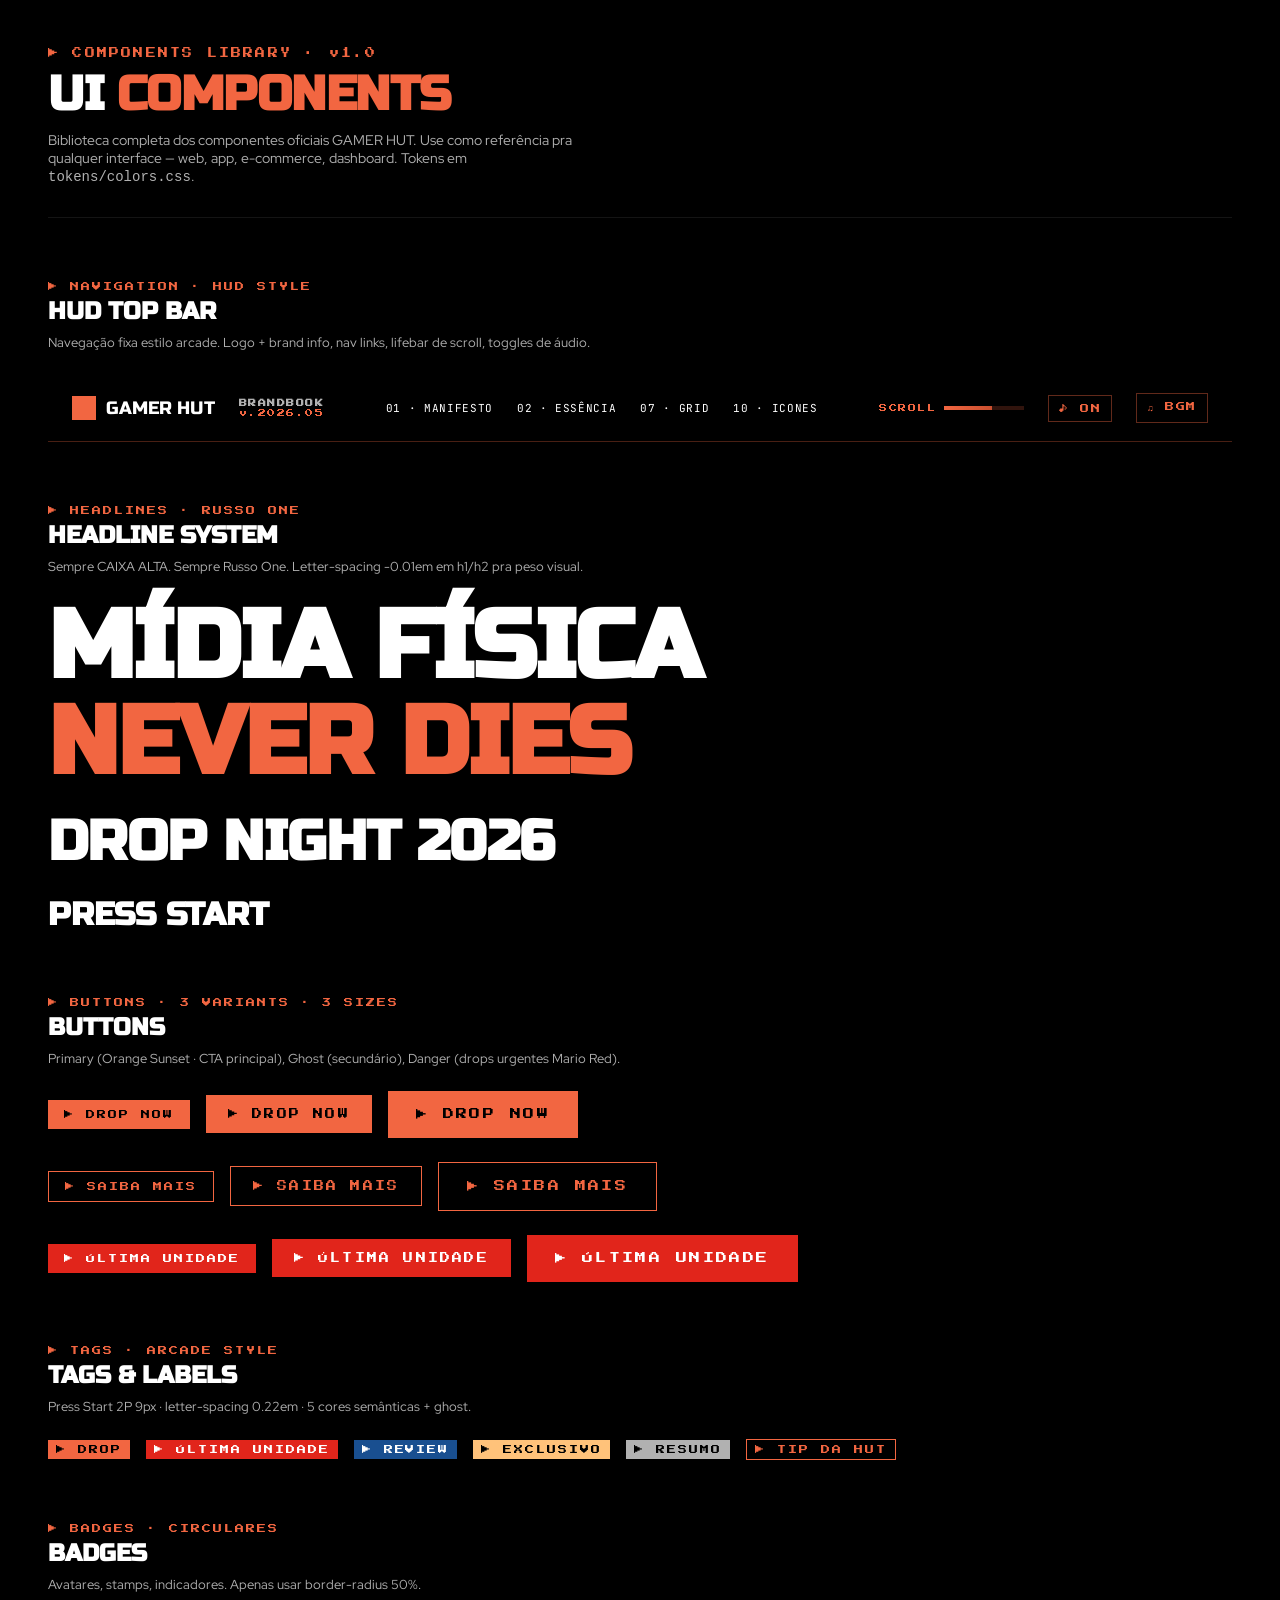
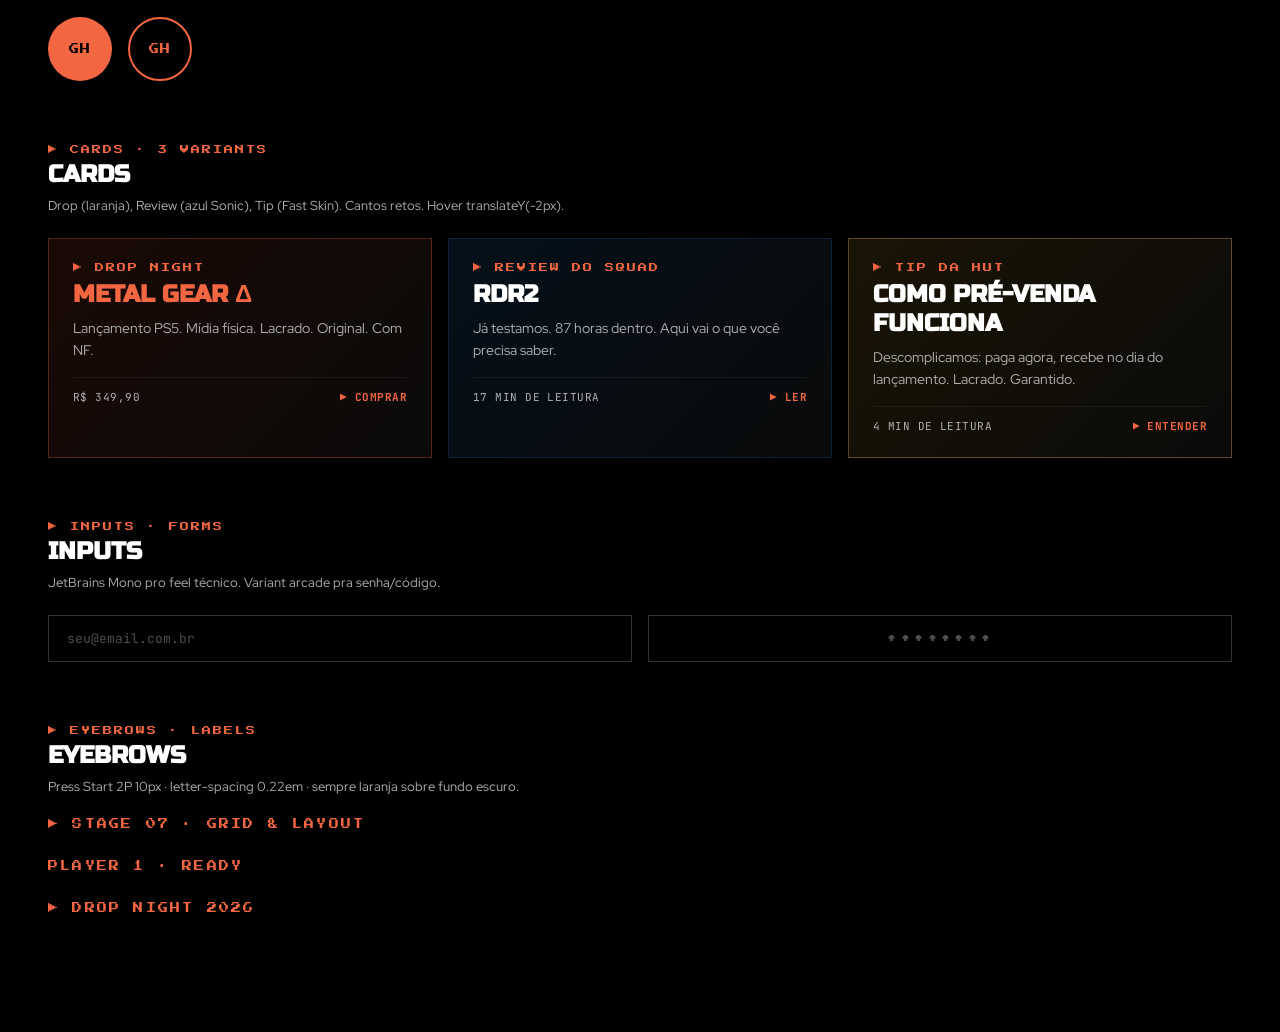
<file: components/components.html>
<!doctype html>
<html lang="pt-BR">
<head>
<meta charset="utf-8">
<meta name="viewport" content="width=device-width, initial-scale=1">
<title>GAMER HUT · Componentes UI</title>
<link rel="preconnect" href="https://fonts.googleapis.com">
<link rel="preconnect" href="https://fonts.gstatic.com" crossorigin>
<link href="https://fonts.googleapis.com/css2?family=Russo+One&family=Red+Hat+Display:wght@400;500;700;800;900&family=Press+Start+2P&family=JetBrains+Mono:wght@400;500&display=swap" rel="stylesheet">
<style>
:root {
  --c-orange:#F26641; --c-mario-red:#E1251B; --c-fast-skin:#FFC27A;
  --c-sonic-blue:#194F90; --c-cool-gray:#B1B1B1; --c-jet:#0a0a0a;
  --c-cream:#F5F0E8; --c-orange-deep:#C94F2F;
  --f-display:'Russo One',Impact,sans-serif;
  --f-body:'Red Hat Display',system-ui,sans-serif;
  --f-arcade:'Press Start 2P',monospace;
  --f-mono:'JetBrains Mono',monospace;
  --ease-out:cubic-bezier(.16,1,.3,1);
}
*{box-sizing:border-box;margin:0;padding:0}
body{background:#000;color:#fff;font-family:var(--f-body);padding:48px;max-width:1280px;margin:0 auto}

/* HEADER */
.head{margin-bottom:64px;padding-bottom:32px;border-bottom:1px solid rgba(255,255,255,.08)}
.eyebrow{font-family:var(--f-arcade);font-size:10px;color:var(--c-orange);letter-spacing:.22em;margin-bottom:8px}
h1.page-title{font-family:var(--f-display);font-size:48px;text-transform:uppercase;letter-spacing:-.01em;margin-bottom:8px}
h1.page-title span{color:var(--c-orange)}
.page-sub{color:var(--c-cool-gray);font-size:14px;max-width:560px}

/* SECTION */
.section{margin-bottom:64px}
.section h2{font-family:var(--f-display);font-size:24px;text-transform:uppercase;margin-bottom:8px}
.section .label{font-family:var(--f-arcade);font-size:9px;color:var(--c-orange);letter-spacing:.22em;margin-bottom:6px;display:block}
.section .desc{color:var(--c-cool-gray);font-size:13px;margin-bottom:24px}
.row{display:flex;gap:16px;flex-wrap:wrap;align-items:center;margin-bottom:24px}
.grid-3{display:grid;grid-template-columns:repeat(3,1fr);gap:16px;margin-bottom:24px}
.grid-2{display:grid;grid-template-columns:repeat(2,1fr);gap:16px;margin-bottom:24px}

/* ============== HUD ============== */
.hud{
  display:flex;align-items:center;gap:24px;
  background:rgba(0,0,0,.92);
  border-bottom:1px solid rgba(242,102,65,.3);
  padding:18px 24px;
  margin-bottom:24px;
  backdrop-filter:blur(10px);
}
.hud-brand{font-family:var(--f-display);font-size:18px;text-transform:uppercase;display:flex;align-items:center;gap:10px}
.hud-brand::before{content:"";width:24px;height:24px;background:var(--c-orange)}
.hud-meta{font-family:var(--f-arcade);font-size:8px;color:var(--c-orange);letter-spacing:.18em}
.hud-meta b{color:var(--c-cool-gray);display:block;margin-bottom:2px}
.hud-nav{display:flex;gap:24px;flex:1;justify-content:center}
.hud-nav a{color:#fff;font-family:var(--f-mono);font-size:11px;letter-spacing:.06em;text-decoration:none;text-transform:uppercase;transition:color .2s}
.hud-nav a:hover{color:var(--c-orange)}
.hud-life{display:flex;align-items:center;gap:8px}
.hud-life span{font-family:var(--f-arcade);font-size:8px;color:var(--c-orange);letter-spacing:.18em}
.lifebar{width:80px;height:4px;background:rgba(242,102,65,.2);position:relative}
.lifebar::after{content:"";position:absolute;left:0;top:0;bottom:0;width:60%;background:linear-gradient(90deg,var(--c-orange),var(--c-orange-deep))}
.hud-btn{font-family:var(--f-arcade);font-size:9px;letter-spacing:.18em;padding:8px 10px;background:transparent;border:1px solid rgba(242,102,65,.4);color:var(--c-orange);cursor:pointer;transition:all .2s var(--ease-out)}
.hud-btn:hover{background:var(--c-orange);color:#000}

/* ============== HEADLINES ============== */
h1.demo{font-family:var(--f-display);font-size:96px;line-height:1;letter-spacing:-.01em;text-transform:uppercase;margin:0}
h1.demo span{color:var(--c-orange)}
h2.demo{font-family:var(--f-display);font-size:56px;line-height:1.1;text-transform:uppercase;letter-spacing:-.01em;margin:0}
h3.demo{font-family:var(--f-display);font-size:32px;text-transform:uppercase;margin:0}

/* ============== BUTTONS ============== */
.btn{
  display:inline-flex;align-items:center;justify-content:center;gap:8px;
  font-family:var(--f-arcade);font-size:10px;letter-spacing:.22em;
  padding:14px 22px;text-decoration:none;cursor:pointer;border:none;
  transition:all .25s var(--ease-out);text-transform:uppercase;
}
.btn-primary{background:var(--c-orange);color:#000}
.btn-primary:hover{background:#fff;color:var(--c-orange);transform:translateY(-2px)}
.btn-ghost{background:transparent;color:var(--c-orange);border:1px solid var(--c-orange)}
.btn-ghost:hover{background:var(--c-orange);color:#000}
.btn-danger{background:var(--c-mario-red);color:#fff}
.btn-danger:hover{background:#fff;color:var(--c-mario-red)}
.btn-sm{font-size:9px;padding:10px 16px}
.btn-lg{font-size:11px;padding:18px 28px}

/* ============== TAGS ============== */
.tag{
  display:inline-block;font-family:var(--f-arcade);font-size:9px;
  letter-spacing:.22em;padding:5px 8px;text-transform:uppercase;
}
.tag-orange{background:var(--c-orange);color:#000}
.tag-red{background:var(--c-mario-red);color:#fff}
.tag-blue{background:var(--c-sonic-blue);color:#fff}
.tag-skin{background:var(--c-fast-skin);color:#000}
.tag-gray{background:var(--c-cool-gray);color:#000}
.tag-ghost{background:transparent;color:var(--c-orange);border:1px solid var(--c-orange)}

/* ============== BADGES (round) ============== */
.badge-circle{
  width:64px;height:64px;border-radius:50%;
  display:flex;align-items:center;justify-content:center;
  font-family:var(--f-arcade);font-size:10px;letter-spacing:.06em;
  text-transform:uppercase;
}
.badge-orange{background:var(--c-orange);color:#000}
.badge-black{background:#000;color:var(--c-orange);border:2px solid var(--c-orange)}

/* ============== CARDS ============== */
.card{
  background:var(--c-jet);border:1px solid rgba(255,255,255,.08);
  padding:24px;transition:all .25s var(--ease-out);
}
.card:hover{border-color:var(--c-orange);transform:translateY(-2px)}
.card-eyebrow{font-family:var(--f-arcade);font-size:9px;color:var(--c-orange);letter-spacing:.22em;margin-bottom:8px;display:block}
.card-title{font-family:var(--f-display);font-size:24px;text-transform:uppercase;margin-bottom:8px}
.card-body{color:var(--c-cool-gray);font-size:14px;line-height:1.6;margin-bottom:16px}
.card-meta{font-family:var(--f-mono);font-size:11px;color:var(--c-cool-gray);letter-spacing:.04em;border-top:1px solid rgba(255,255,255,.06);padding-top:12px;margin-top:auto;display:flex;justify-content:space-between}
.card-meta b{color:var(--c-orange)}

.card-drop{background:linear-gradient(135deg,#1a0904,var(--c-jet));border-color:rgba(242,102,65,.3)}
.card-drop .card-title{color:var(--c-orange)}
.card-review{background:linear-gradient(135deg,#04101a,var(--c-jet));border-color:rgba(25,79,144,.3)}
.card-tip{background:linear-gradient(135deg,#1a1404,var(--c-jet));border-color:rgba(255,194,122,.3)}

/* ============== INPUTS ============== */
.input{
  width:100%;padding:14px 18px;
  background:#000;border:1px solid rgba(255,255,255,.2);
  color:#fff;font-family:var(--f-mono);font-size:13px;
  outline:none;transition:all .2s var(--ease-out);
}
.input:focus{border-color:var(--c-orange);box-shadow:0 0 0 1px var(--c-orange)}
.input-arcade{font-family:var(--f-arcade);font-size:11px;letter-spacing:.22em;text-transform:uppercase;text-align:center}
.input::placeholder{color:rgba(255,255,255,.3)}

/* swatch da paleta */
.swatch{display:flex;align-items:center;gap:12px;background:var(--c-jet);padding:14px;border:1px solid rgba(255,255,255,.06)}
.swatch-color{width:40px;height:40px;flex-shrink:0}
.swatch-info{font-family:var(--f-mono);font-size:11px}
.swatch-info b{display:block;font-family:var(--f-display);font-size:14px;color:#fff;text-transform:uppercase;margin-bottom:2px}
.swatch-info span{color:var(--c-cool-gray);letter-spacing:.04em}
</style>
</head>
<body>

<header class="head">
  <div class="eyebrow">▶ COMPONENTS LIBRARY · v1.0</div>
  <h1 class="page-title">UI <span>COMPONENTS</span></h1>
  <p class="page-sub">Biblioteca completa dos componentes oficiais GAMER HUT. Use como referência pra qualquer interface — web, app, e-commerce, dashboard. Tokens em <code>tokens/colors.css</code>.</p>
</header>

<!-- HUD -->
<section class="section">
  <span class="label">▶ NAVIGATION · HUD STYLE</span>
  <h2>HUD Top Bar</h2>
  <p class="desc">Navegação fixa estilo arcade. Logo + brand info, nav links, lifebar de scroll, toggles de áudio.</p>
  <div class="hud">
    <div class="hud-brand">GAMER HUT</div>
    <div class="hud-meta"><b>BRANDBOOK</b>v.2026.05</div>
    <nav class="hud-nav">
      <a href="#">01 · MANIFESTO</a>
      <a href="#">02 · ESSÊNCIA</a>
      <a href="#">07 · GRID</a>
      <a href="#">10 · ICONES</a>
    </nav>
    <div class="hud-life"><span>SCROLL</span><div class="lifebar"></div></div>
    <button class="hud-btn">♪ ON</button>
    <button class="hud-btn">♫ BGM</button>
  </div>
</section>

<!-- HEADLINES -->
<section class="section">
  <span class="label">▶ HEADLINES · RUSSO ONE</span>
  <h2>Headline System</h2>
  <p class="desc">Sempre CAIXA ALTA. Sempre Russo One. Letter-spacing -0.01em em h1/h2 pra peso visual.</p>
  <h1 class="demo">MÍDIA FÍSICA<br/><span>NEVER DIES</span></h1>
  <br/>
  <h2 class="demo">DROP NIGHT 2026</h2>
  <br/>
  <h3 class="demo">PRESS START</h3>
</section>

<!-- BUTTONS -->
<section class="section">
  <span class="label">▶ BUTTONS · 3 VARIANTS · 3 SIZES</span>
  <h2>Buttons</h2>
  <p class="desc">Primary (Orange Sunset · CTA principal), Ghost (secundário), Danger (drops urgentes Mario Red).</p>
  <div class="row">
    <button class="btn btn-primary btn-sm">▶ DROP NOW</button>
    <button class="btn btn-primary">▶ DROP NOW</button>
    <button class="btn btn-primary btn-lg">▶ DROP NOW</button>
  </div>
  <div class="row">
    <button class="btn btn-ghost btn-sm">▶ SAIBA MAIS</button>
    <button class="btn btn-ghost">▶ SAIBA MAIS</button>
    <button class="btn btn-ghost btn-lg">▶ SAIBA MAIS</button>
  </div>
  <div class="row">
    <button class="btn btn-danger btn-sm">▶ ÚLTIMA UNIDADE</button>
    <button class="btn btn-danger">▶ ÚLTIMA UNIDADE</button>
    <button class="btn btn-danger btn-lg">▶ ÚLTIMA UNIDADE</button>
  </div>
</section>

<!-- TAGS -->
<section class="section">
  <span class="label">▶ TAGS · ARCADE STYLE</span>
  <h2>Tags &amp; Labels</h2>
  <p class="desc">Press Start 2P 9px · letter-spacing 0.22em · 5 cores semânticas + ghost.</p>
  <div class="row">
    <span class="tag tag-orange">▶ DROP</span>
    <span class="tag tag-red">▶ ÚLTIMA UNIDADE</span>
    <span class="tag tag-blue">▶ REVIEW</span>
    <span class="tag tag-skin">▶ EXCLUSIVO</span>
    <span class="tag tag-gray">▶ RESUMO</span>
    <span class="tag tag-ghost">▶ TIP DA HUT</span>
  </div>
</section>

<!-- BADGES -->
<section class="section">
  <span class="label">▶ BADGES · CIRCULARES</span>
  <h2>Badges</h2>
  <p class="desc">Avatares, stamps, indicadores. Apenas usar border-radius 50%.</p>
  <div class="row">
    <div class="badge-circle badge-orange">GH</div>
    <div class="badge-circle badge-black">GH</div>
  </div>
</section>

<!-- CARDS -->
<section class="section">
  <span class="label">▶ CARDS · 3 VARIANTS</span>
  <h2>Cards</h2>
  <p class="desc">Drop (laranja), Review (azul Sonic), Tip (Fast Skin). Cantos retos. Hover translateY(-2px).</p>
  <div class="grid-3">
    <article class="card card-drop">
      <span class="card-eyebrow">▶ DROP NIGHT</span>
      <h3 class="card-title">METAL GEAR Δ</h3>
      <p class="card-body">Lançamento PS5. Mídia física. Lacrado. Original. Com NF.</p>
      <div class="card-meta"><span>R$ 349,90</span><b>▶ COMPRAR</b></div>
    </article>
    <article class="card card-review">
      <span class="card-eyebrow">▶ REVIEW DO SQUAD</span>
      <h3 class="card-title">RDR2</h3>
      <p class="card-body">Já testamos. 87 horas dentro. Aqui vai o que você precisa saber.</p>
      <div class="card-meta"><span>17 MIN DE LEITURA</span><b>▶ LER</b></div>
    </article>
    <article class="card card-tip">
      <span class="card-eyebrow">▶ TIP DA HUT</span>
      <h3 class="card-title">COMO PRÉ-VENDA FUNCIONA</h3>
      <p class="card-body">Descomplicamos: paga agora, recebe no dia do lançamento. Lacrado. Garantido.</p>
      <div class="card-meta"><span>4 MIN DE LEITURA</span><b>▶ ENTENDER</b></div>
    </article>
  </div>
</section>

<!-- INPUTS -->
<section class="section">
  <span class="label">▶ INPUTS · FORMS</span>
  <h2>Inputs</h2>
  <p class="desc">JetBrains Mono pro feel técnico. Variant arcade pra senha/código.</p>
  <div class="grid-2">
    <input type="text" class="input" placeholder="seu@email.com.br">
    <input type="password" class="input input-arcade" placeholder="••••••••">
  </div>
</section>

<!-- EYEBROWS -->
<section class="section">
  <span class="label">▶ EYEBROWS · LABELS</span>
  <h2>Eyebrows</h2>
  <p class="desc">Press Start 2P 10px · letter-spacing 0.22em · sempre laranja sobre fundo escuro.</p>
  <div class="row">
    <span class="eyebrow">▶ STAGE 07 · GRID &amp; LAYOUT</span>
  </div>
  <div class="row">
    <span class="eyebrow">PLAYER 1 · READY</span>
  </div>
  <div class="row">
    <span class="eyebrow">▶ DROP NIGHT 2026</span>
  </div>
</section>

</body>
</html>
</file>
